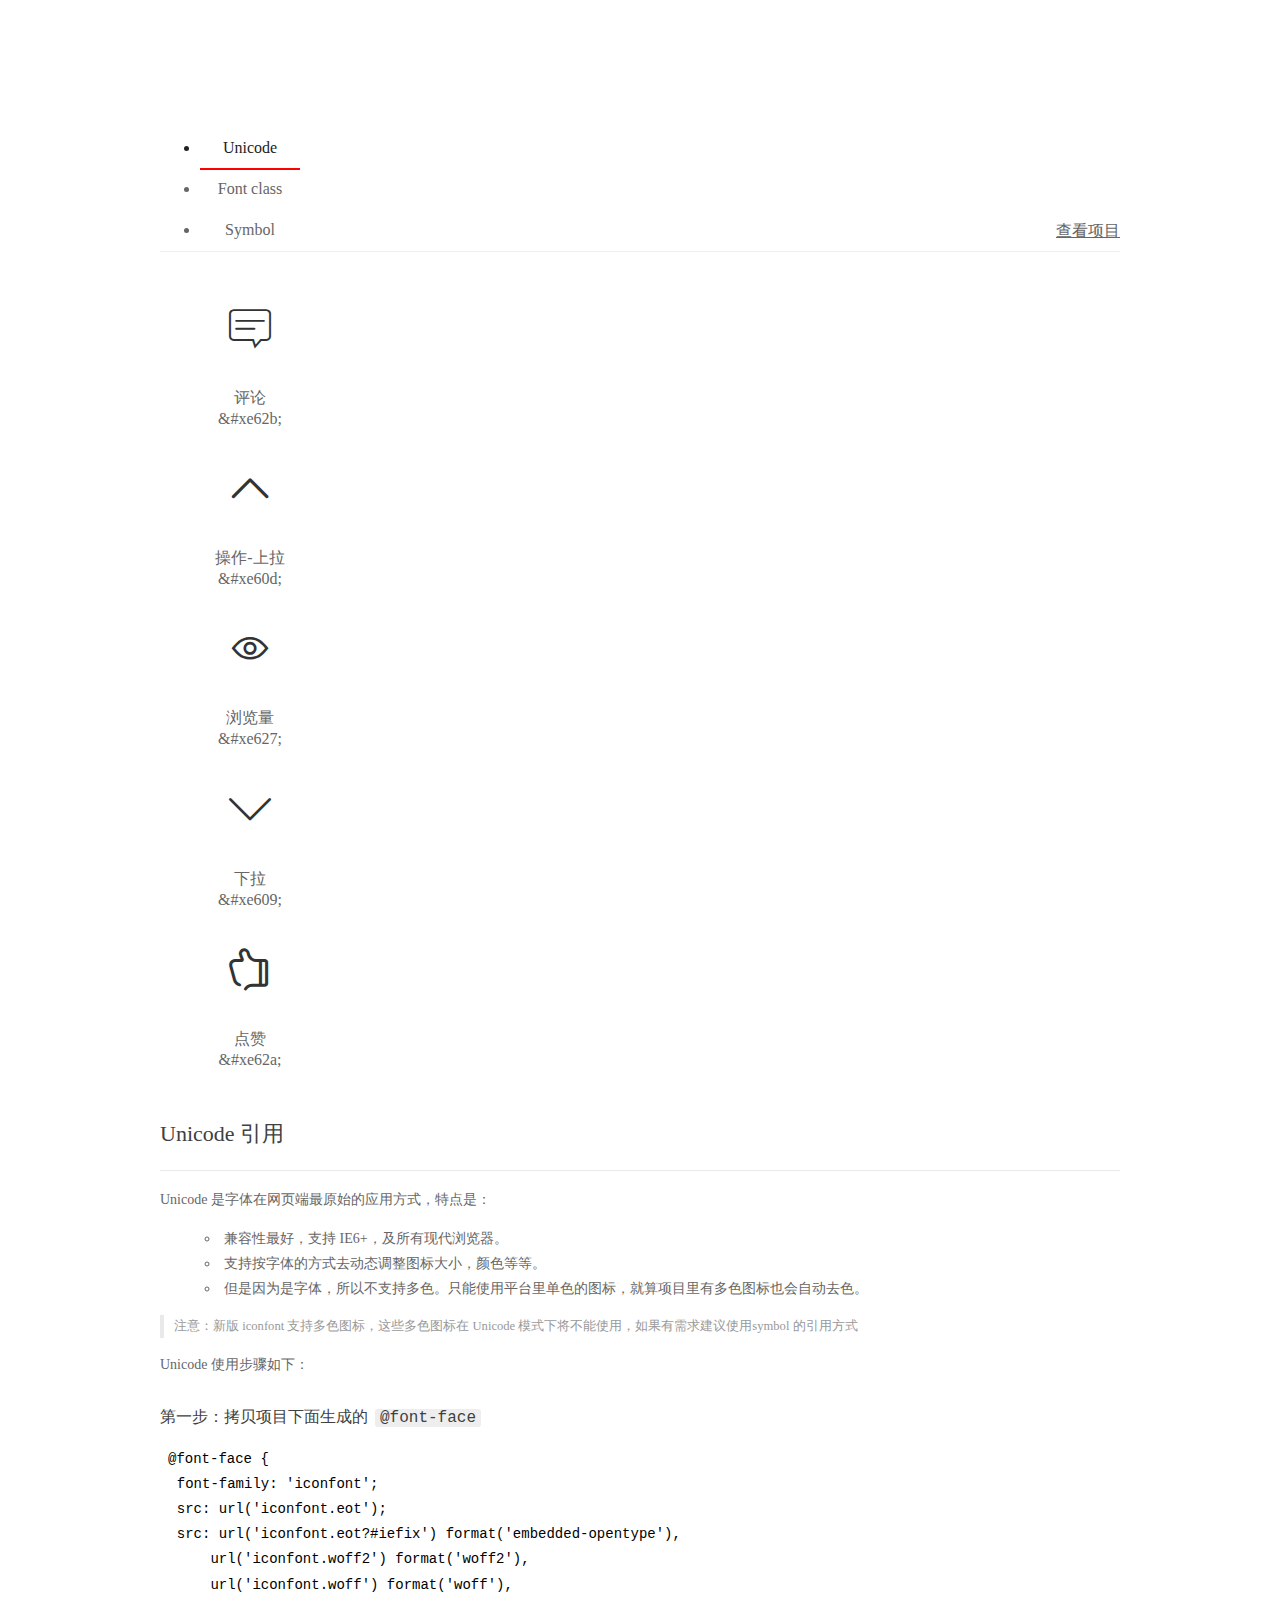
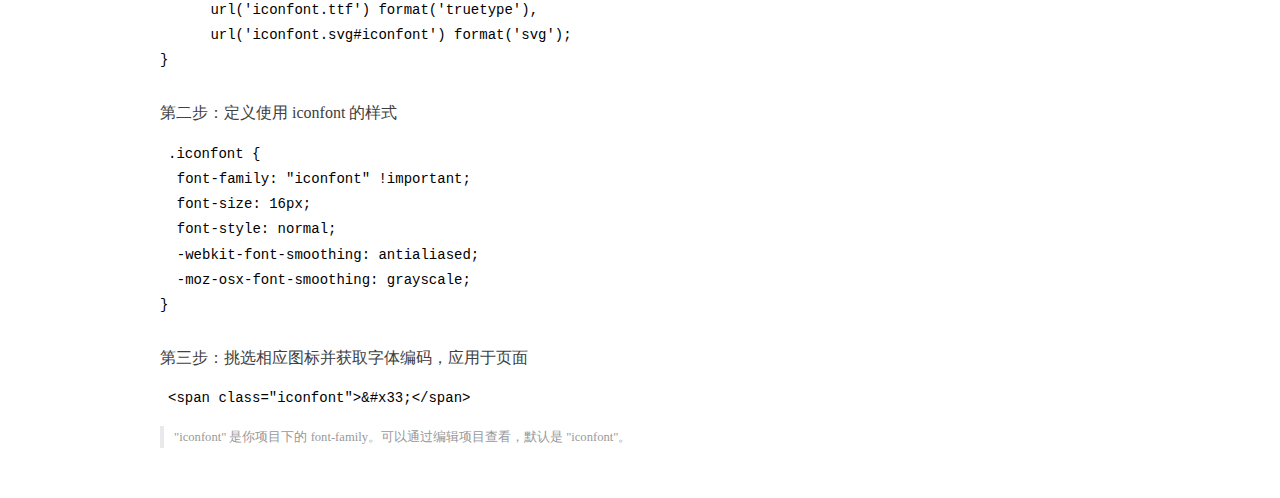
<file: font/demo_index.html>
<!DOCTYPE html>
<html>
<head>
  <meta charset="utf-8"/>
  <title>IconFont Demo</title>
  <link rel="shortcut icon" href="https://gtms04.alicdn.com/tps/i4/TB1_oz6GVXXXXaFXpXXJDFnIXXX-64-64.ico" type="image/x-icon"/>
  <link rel="stylesheet" href="https://g.alicdn.com/thx/cube/1.3.2/cube.min.css">
  <link rel="stylesheet" href="demo.css">
  <link rel="stylesheet" href="iconfont.css">
  <script src="iconfont.js"></script>
  <!-- jQuery -->
  <script src="https://a1.alicdn.com/oss/uploads/2018/12/26/7bfddb60-08e8-11e9-9b04-53e73bb6408b.js"></script>
  <!-- 代码高亮 -->
  <script src="https://a1.alicdn.com/oss/uploads/2018/12/26/a3f714d0-08e6-11e9-8a15-ebf944d7534c.js"></script>
</head>
<body>
  <div class="main">
    <h1 class="logo"><a href="https://www.iconfont.cn/" title="iconfont 首页" target="_blank">&#xe86b;</a></h1>
    <div class="nav-tabs">
      <ul id="tabs" class="dib-box">
        <li class="dib active"><span>Unicode</span></li>
        <li class="dib"><span>Font class</span></li>
        <li class="dib"><span>Symbol</span></li>
      </ul>
      
      <a href="https://www.iconfont.cn/manage/index?manage_type=myprojects&projectId=1414853" target="_blank" class="nav-more">查看项目</a>
      
    </div>
    <div class="tab-container">
      <div class="content unicode" style="display: block;">
          <ul class="icon_lists dib-box">
          
            <li class="dib">
              <span class="icon iconfont">&#xe62b;</span>
                <div class="name">评论</div>
                <div class="code-name">&amp;#xe62b;</div>
              </li>
          
            <li class="dib">
              <span class="icon iconfont">&#xe60d;</span>
                <div class="name">操作-上拉</div>
                <div class="code-name">&amp;#xe60d;</div>
              </li>
          
            <li class="dib">
              <span class="icon iconfont">&#xe627;</span>
                <div class="name">浏览量</div>
                <div class="code-name">&amp;#xe627;</div>
              </li>
          
            <li class="dib">
              <span class="icon iconfont">&#xe609;</span>
                <div class="name">下拉</div>
                <div class="code-name">&amp;#xe609;</div>
              </li>
          
            <li class="dib">
              <span class="icon iconfont">&#xe62a;</span>
                <div class="name">点赞</div>
                <div class="code-name">&amp;#xe62a;</div>
              </li>
          
          </ul>
          <div class="article markdown">
          <h2 id="unicode-">Unicode 引用</h2>
          <hr>

          <p>Unicode 是字体在网页端最原始的应用方式，特点是：</p>
          <ul>
            <li>兼容性最好，支持 IE6+，及所有现代浏览器。</li>
            <li>支持按字体的方式去动态调整图标大小，颜色等等。</li>
            <li>但是因为是字体，所以不支持多色。只能使用平台里单色的图标，就算项目里有多色图标也会自动去色。</li>
          </ul>
          <blockquote>
            <p>注意：新版 iconfont 支持多色图标，这些多色图标在 Unicode 模式下将不能使用，如果有需求建议使用symbol 的引用方式</p>
          </blockquote>
          <p>Unicode 使用步骤如下：</p>
          <h3 id="-font-face">第一步：拷贝项目下面生成的 <code>@font-face</code></h3>
<pre><code class="language-css"
>@font-face {
  font-family: 'iconfont';
  src: url('iconfont.eot');
  src: url('iconfont.eot?#iefix') format('embedded-opentype'),
      url('iconfont.woff2') format('woff2'),
      url('iconfont.woff') format('woff'),
      url('iconfont.ttf') format('truetype'),
      url('iconfont.svg#iconfont') format('svg');
}
</code></pre>
          <h3 id="-iconfont-">第二步：定义使用 iconfont 的样式</h3>
<pre><code class="language-css"
>.iconfont {
  font-family: "iconfont" !important;
  font-size: 16px;
  font-style: normal;
  -webkit-font-smoothing: antialiased;
  -moz-osx-font-smoothing: grayscale;
}
</code></pre>
          <h3 id="-">第三步：挑选相应图标并获取字体编码，应用于页面</h3>
<pre>
<code class="language-html"
>&lt;span class="iconfont"&gt;&amp;#x33;&lt;/span&gt;
</code></pre>
          <blockquote>
            <p>"iconfont" 是你项目下的 font-family。可以通过编辑项目查看，默认是 "iconfont"。</p>
          </blockquote>
          </div>
      </div>
      <div class="content font-class">
        <ul class="icon_lists dib-box">
          
          <li class="dib">
            <span class="icon iconfont icon-buoumaotubiao48"></span>
            <div class="name">
              评论
            </div>
            <div class="code-name">.icon-buoumaotubiao48
            </div>
          </li>
          
          <li class="dib">
            <span class="icon iconfont icon-caozuo-shangla"></span>
            <div class="name">
              操作-上拉
            </div>
            <div class="code-name">.icon-caozuo-shangla
            </div>
          </li>
          
          <li class="dib">
            <span class="icon iconfont icon-icon-"></span>
            <div class="name">
              浏览量
            </div>
            <div class="code-name">.icon-icon-
            </div>
          </li>
          
          <li class="dib">
            <span class="icon iconfont icon-xiala-"></span>
            <div class="name">
              下拉
            </div>
            <div class="code-name">.icon-xiala-
            </div>
          </li>
          
          <li class="dib">
            <span class="icon iconfont icon-dianzan"></span>
            <div class="name">
              点赞
            </div>
            <div class="code-name">.icon-dianzan
            </div>
          </li>
          
        </ul>
        <div class="article markdown">
        <h2 id="font-class-">font-class 引用</h2>
        <hr>

        <p>font-class 是 Unicode 使用方式的一种变种，主要是解决 Unicode 书写不直观，语意不明确的问题。</p>
        <p>与 Unicode 使用方式相比，具有如下特点：</p>
        <ul>
          <li>兼容性良好，支持 IE8+，及所有现代浏览器。</li>
          <li>相比于 Unicode 语意明确，书写更直观。可以很容易分辨这个 icon 是什么。</li>
          <li>因为使用 class 来定义图标，所以当要替换图标时，只需要修改 class 里面的 Unicode 引用。</li>
          <li>不过因为本质上还是使用的字体，所以多色图标还是不支持的。</li>
        </ul>
        <p>使用步骤如下：</p>
        <h3 id="-fontclass-">第一步：引入项目下面生成的 fontclass 代码：</h3>
<pre><code class="language-html">&lt;link rel="stylesheet" href="./iconfont.css"&gt;
</code></pre>
        <h3 id="-">第二步：挑选相应图标并获取类名，应用于页面：</h3>
<pre><code class="language-html">&lt;span class="iconfont icon-xxx"&gt;&lt;/span&gt;
</code></pre>
        <blockquote>
          <p>"
            iconfont" 是你项目下的 font-family。可以通过编辑项目查看，默认是 "iconfont"。</p>
        </blockquote>
      </div>
      </div>
      <div class="content symbol">
          <ul class="icon_lists dib-box">
          
            <li class="dib">
                <svg class="icon svg-icon" aria-hidden="true">
                  <use xlink:href="#icon-buoumaotubiao48"></use>
                </svg>
                <div class="name">评论</div>
                <div class="code-name">#icon-buoumaotubiao48</div>
            </li>
          
            <li class="dib">
                <svg class="icon svg-icon" aria-hidden="true">
                  <use xlink:href="#icon-caozuo-shangla"></use>
                </svg>
                <div class="name">操作-上拉</div>
                <div class="code-name">#icon-caozuo-shangla</div>
            </li>
          
            <li class="dib">
                <svg class="icon svg-icon" aria-hidden="true">
                  <use xlink:href="#icon-icon-"></use>
                </svg>
                <div class="name">浏览量</div>
                <div class="code-name">#icon-icon-</div>
            </li>
          
            <li class="dib">
                <svg class="icon svg-icon" aria-hidden="true">
                  <use xlink:href="#icon-xiala-"></use>
                </svg>
                <div class="name">下拉</div>
                <div class="code-name">#icon-xiala-</div>
            </li>
          
            <li class="dib">
                <svg class="icon svg-icon" aria-hidden="true">
                  <use xlink:href="#icon-dianzan"></use>
                </svg>
                <div class="name">点赞</div>
                <div class="code-name">#icon-dianzan</div>
            </li>
          
          </ul>
          <div class="article markdown">
          <h2 id="symbol-">Symbol 引用</h2>
          <hr>

          <p>这是一种全新的使用方式，应该说这才是未来的主流，也是平台目前推荐的用法。相关介绍可以参考这篇<a href="">文章</a>
            这种用法其实是做了一个 SVG 的集合，与另外两种相比具有如下特点：</p>
          <ul>
            <li>支持多色图标了，不再受单色限制。</li>
            <li>通过一些技巧，支持像字体那样，通过 <code>font-size</code>, <code>color</code> 来调整样式。</li>
            <li>兼容性较差，支持 IE9+，及现代浏览器。</li>
            <li>浏览器渲染 SVG 的性能一般，还不如 png。</li>
          </ul>
          <p>使用步骤如下：</p>
          <h3 id="-symbol-">第一步：引入项目下面生成的 symbol 代码：</h3>
<pre><code class="language-html">&lt;script src="./iconfont.js"&gt;&lt;/script&gt;
</code></pre>
          <h3 id="-css-">第二步：加入通用 CSS 代码（引入一次就行）：</h3>
<pre><code class="language-html">&lt;style&gt;
.icon {
  width: 1em;
  height: 1em;
  vertical-align: -0.15em;
  fill: currentColor;
  overflow: hidden;
}
&lt;/style&gt;
</code></pre>
          <h3 id="-">第三步：挑选相应图标并获取类名，应用于页面：</h3>
<pre><code class="language-html">&lt;svg class="icon" aria-hidden="true"&gt;
  &lt;use xlink:href="#icon-xxx"&gt;&lt;/use&gt;
&lt;/svg&gt;
</code></pre>
          </div>
      </div>

    </div>
  </div>
  <script>
  $(document).ready(function () {
      $('.tab-container .content:first').show()

      $('#tabs li').click(function (e) {
        var tabContent = $('.tab-container .content')
        var index = $(this).index()

        if ($(this).hasClass('active')) {
          return
        } else {
          $('#tabs li').removeClass('active')
          $(this).addClass('active')

          tabContent.hide().eq(index).fadeIn()
        }
      })
    })
  </script>
</body>
</html>
</file>
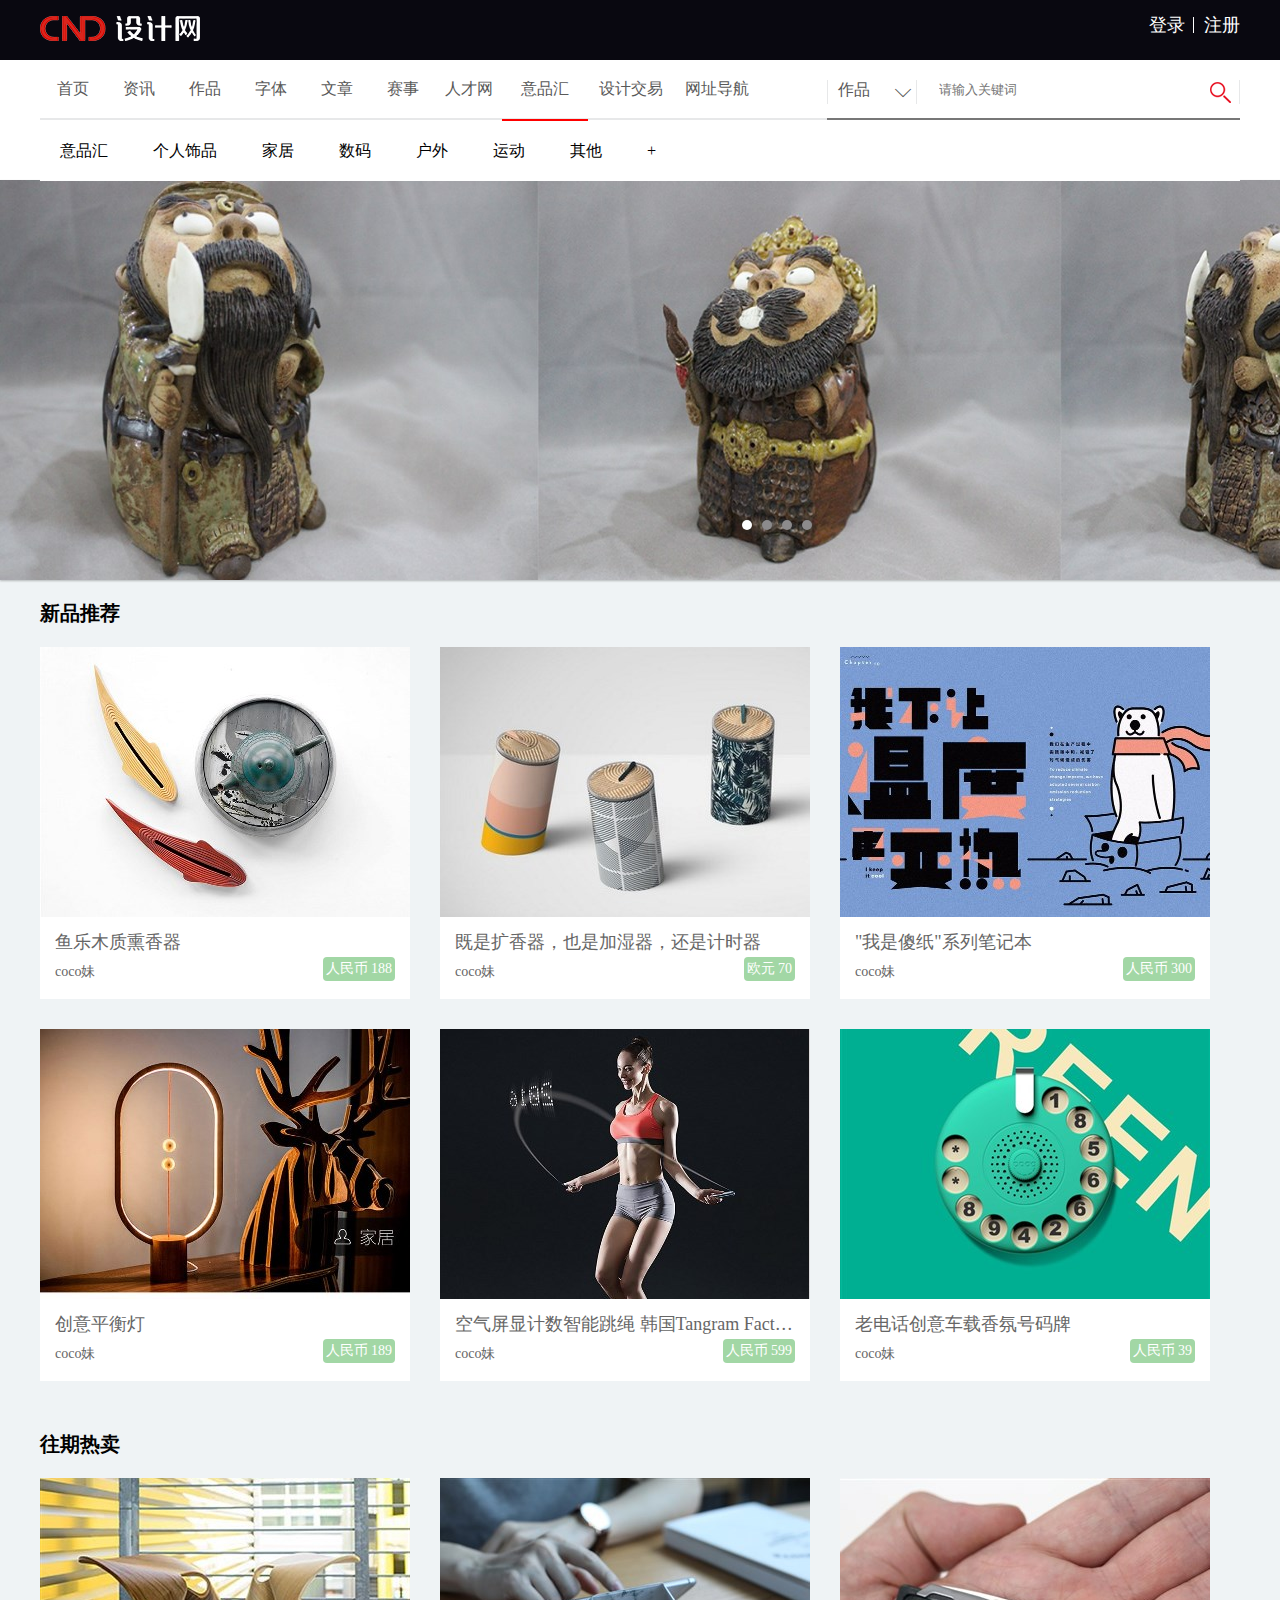
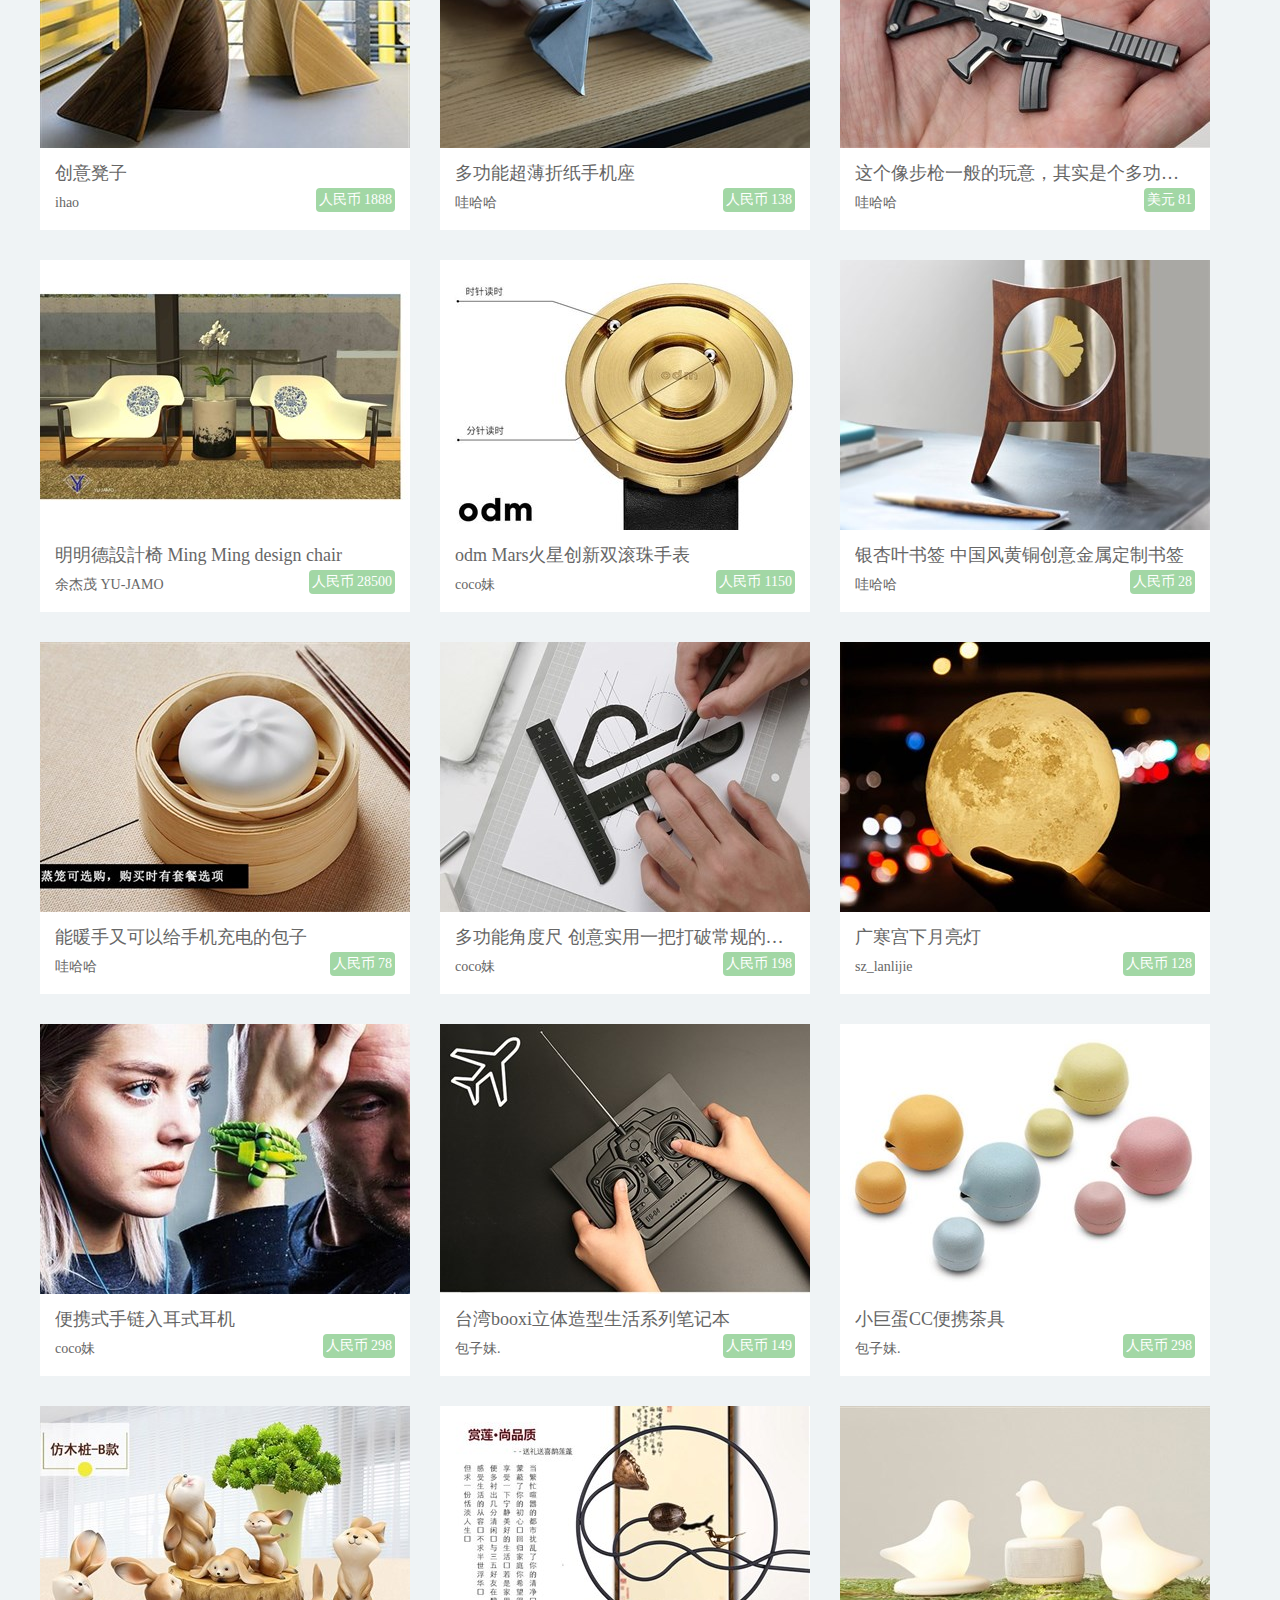
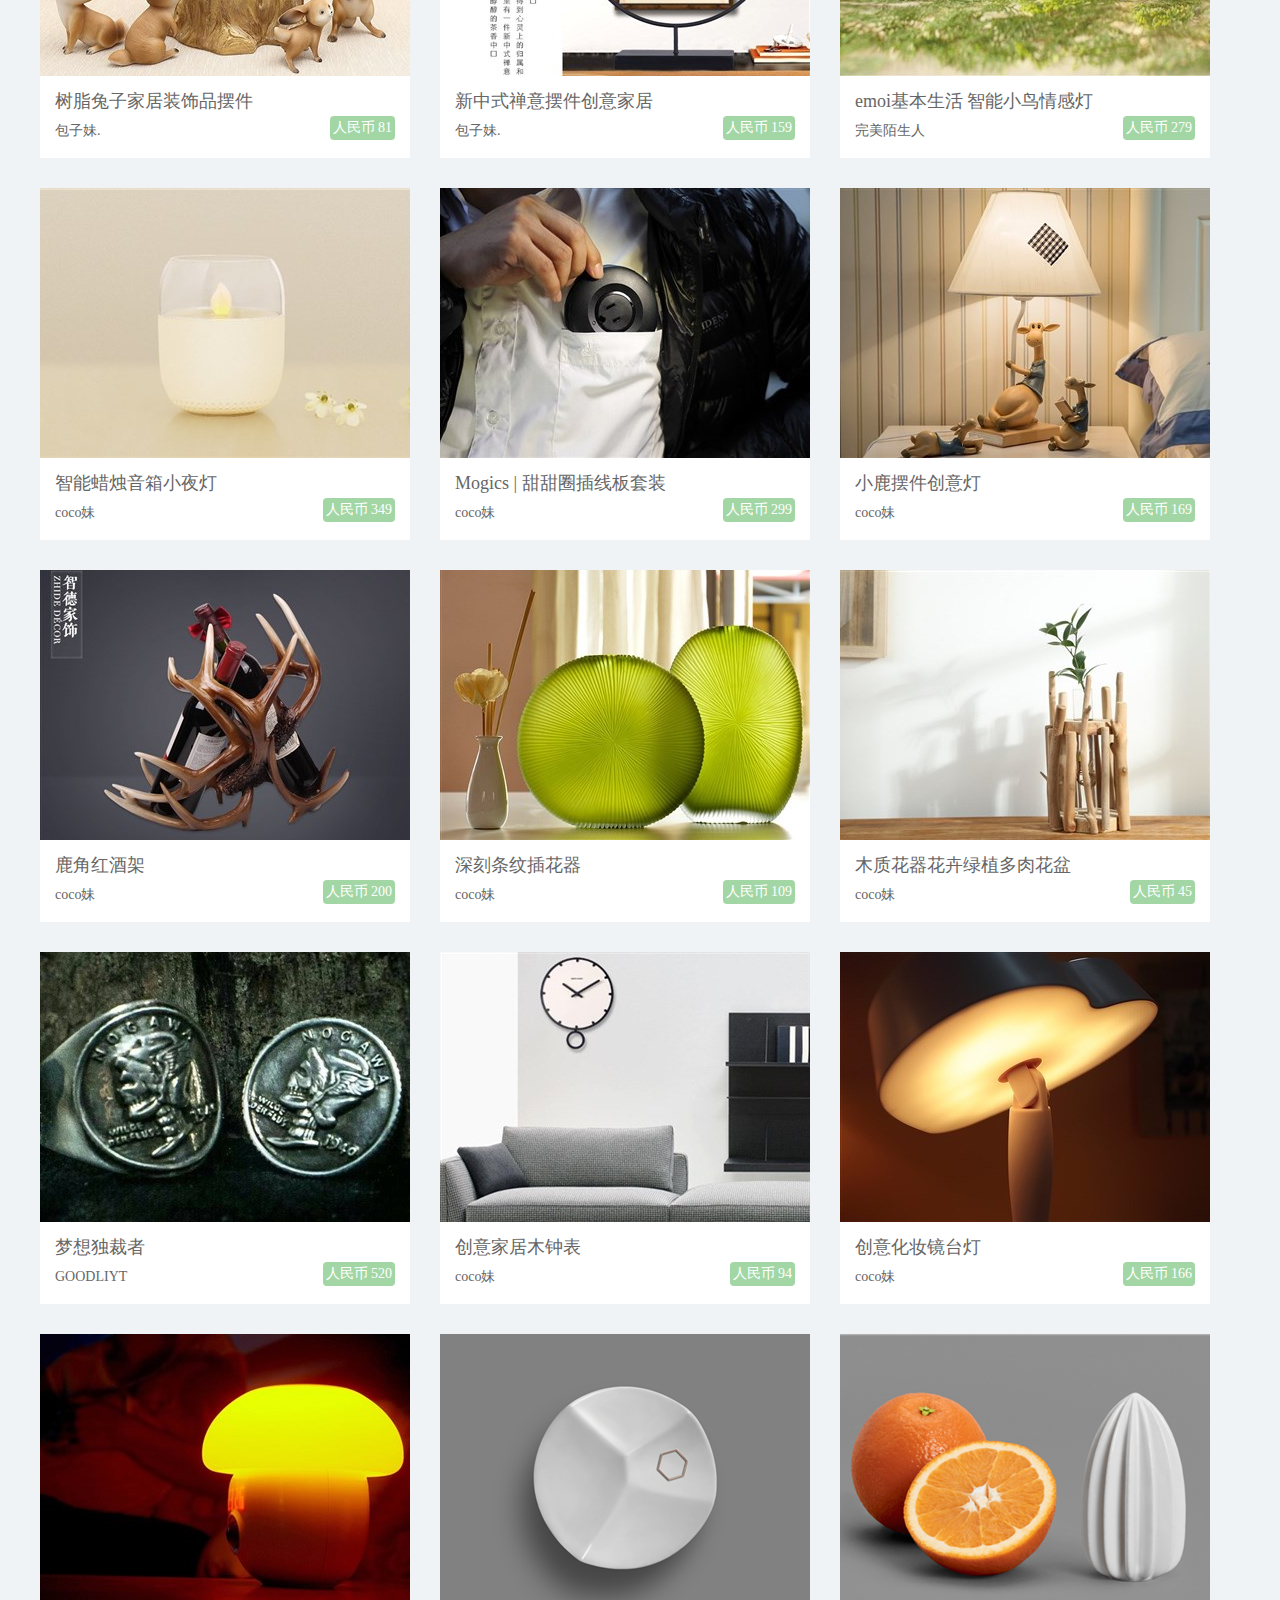
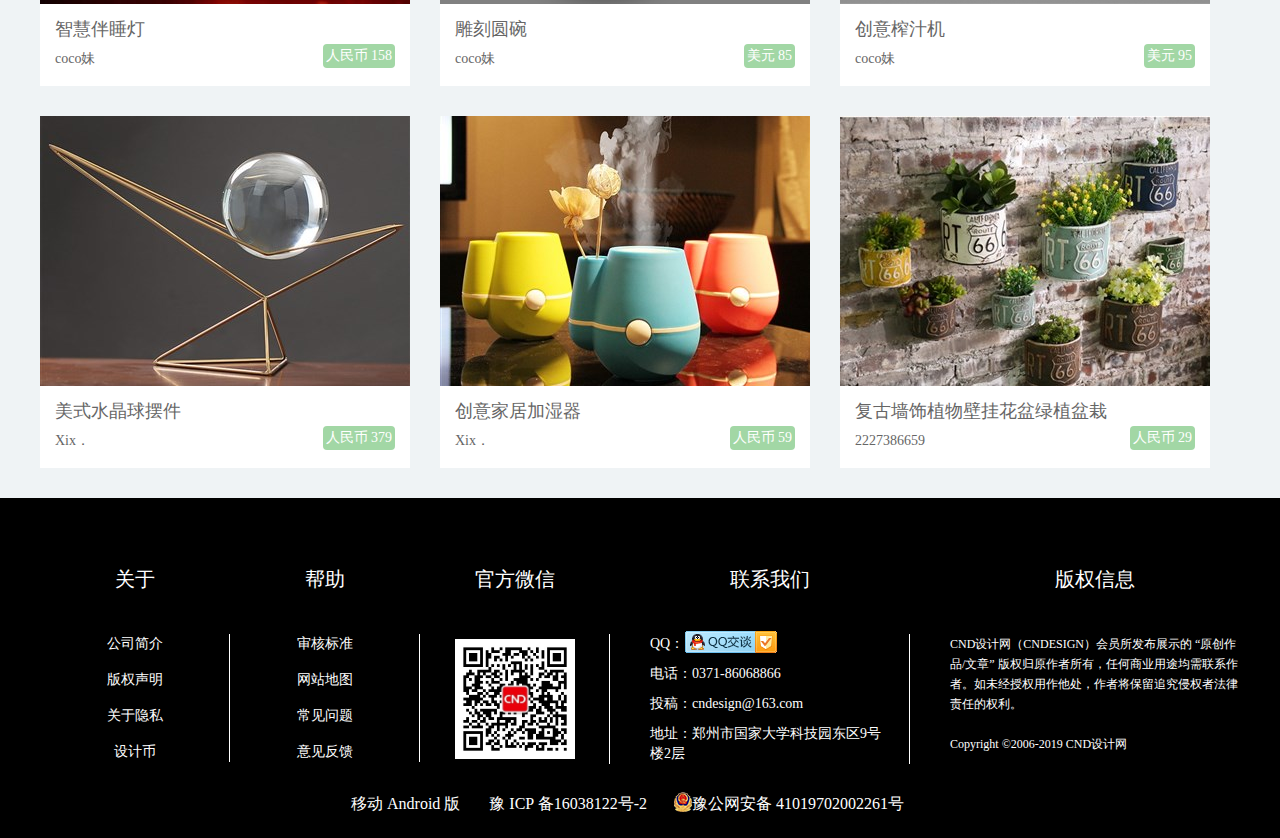
<file: html/yipinghui.html>
<!DOCTYPE html>
<html lang="en">
	<head>
		<meta charset="UTF-8">
		<title>分享与众不同的设计产品 - 意品汇</title>
		<link rel="icon" href="../imgs/L-titleicon.ico" type="image/x-icon">
		<link rel="stylesheet" href="../css/finalend.css">
		<link rel="stylesheet" href="../css/yipinghui.css">
		<link rel="stylesheet" href="../css/nav-fixed.css">
		<script src='../js/jquery-3.4.1.js'></script>
		<script src='../js/yipinhui.js'></script>
		<script src='../js/nav-fixed.js'></script>
		<link rel="stylesheet" href="../font/iconfont.css">
	</head>
	<body>
	<!-- 头部导航栏 -->
		<div id="l-main-nav-box">			
			<div class="l-main-nav">
				<div class="nav-logo">
					<img src="../imgs/L-logo_b.png" alt="">
				</div>
				<div class="nav-relo">
					<a href="html/登录注册.html" class="nav-login">登录</a>
					<a href="html/登录注册.html" class="nav-register">注册</a>
				</div>
			</div>		
		</div>								
	<!-- 头部导航栏end -->
	<!-- 漂浮导航栏 -->
		<div id="l-main-nav-box-fixed" class="l-main-nav-box-fixed">			
			<div class="l-main-nav">
				<div class="nav-logo-fixed">
					<img src="../imgs/L-logo_b.png" alt="">
				</div>
				<ul class="main-nav-uls">
					<li ><a href="../index.html">首页</a></li>
					<li><span class="small-triangle"></span><a href="资讯.html">资讯</a></li>
					<li><span class="small-triangle"></span><a href="作品.html">作品</a></li>
					<li><span class="small-triangle"></span><a href="字体.html">字体</a></li>
					<li><span class="small-triangle"></span><a href="文章.html">文章</a></li>
					<li><a href="赛事.html">赛事</a></li>
					<li><span class="small-triangle"></span><a href="人才网.html">人才网</a></li>
					<li class="nav-uls-click"><span class="small-triangle now-click-hnav"></span><a href="yipinghui.html">意品汇</a></li>
					<li><a href="#">设计交易</a></li>
					<li><a href="网址导航.html">网址导航</a></li>
				</ul>
				<div class="nav-relo-fixed">
					
					<p class="fixed-line"></p>
					<div class="nav-relo-fixed">
						<a href="#" class="nav-login">登录</a>
						<a href="#" class="nav-register">注册</a>
					</div>					
				</div>
				<div class="search-hiden">
					<div class="search-hiden-left sb_select">
						<span class="line" style='float:left'></span>
						<div class="select-hiden"><p>作品</p>
							<div class="selects-more" style='display: block;'>
								<ul class="selects-more-ul">
									<li>作品</li>
									<li>设计师</li>
									<li>字体</li>
									<li>文章</li>
									<li>资讯</li>
									<li>赛事</li>
								</ul>
							</div>
						</div>
						<div class="select-xiala">◇</div>
						<span class="line" style='float:right'></span>
					</div>
					<div class="sb_inputBox sb_bottomLine">
						<input type="text" class="c-keywords sbi_inp" placeholder="请输入关键词">
					</div>
					<div class="nav-fixed-research-box">
						<span class="nav-fixed-research"></span>
					</div>
				</div>
				<div class="nav-fixed-research-box research-box1 ">
					<span class="nav-fixed-research"></span>
				</div>
			</div>	
			<div class="hide-nav-main-box navh-none" id="navh-shouye">
				<div class="hide-nav-heart">
					
				</div>
			</div>
			<div class="hide-nav-main-box">
				<div class="hide-nav-heart">
					<ul class="hnav-ul">
						<li><a href="#">国内资讯</a></li>
						<li><a href="#">国际咨询</a></li>
						<li><a href="#">活动展览</a></li>
						<li><a href="#">人物访谈</a></li>
						<li><a href="#">行业聚焦</a></li>
						<li><a href="#">原创推荐</a></li>
					</ul>
				</div>
			</div>
			<div class="hide-nav-main-box">
				<div class="hide-nav-heart">
					<ul class="hnav-ul">
						<li><a href="#">平面</a></li>
						<li><a href="#">包装</a></li>
						<li><a href="#">室内</a></li>
						<li><a href="#">工业</a></li>
						<li><a href="#">网页</a></li>
						<li><a href="#">插画</a></li>
						<li><a href="#">艺术</a></li>
						<li><a href="#">摄影</a></li>
						<li><a href="#">其他</a></li>
					</ul>
				</div>
			</div>
			<div class="hide-nav-main-box">
				<div class="hide-nav-heart">
					<ul class="hnav-ul">
						<li><a href="#">字体</a></li>
						<li><a href="#">灵感</a></li>
						<li><a href="#">原创</a></li>
						<li><a href="#">字体下载</a></li>
					</ul>
				</div>
			</div>
			<div class="hide-nav-main-box">
				<div class="hide-nav-heart">
					<ul class="hnav-ul">
						<li><a href="#">观点/经验</a></li>
						<li><a href="#">教程</a></li>
					</ul>
				</div>
			</div>
			<div class="hide-nav-main-box navh-none">
				<div class="hide-nav-heart">
					<ul class="hnav-ul hnav-ul-none">
						
					</ul>
				</div>
			</div>
			<div class="hide-nav-main-box">
				<div class="hide-nav-heart">
					<ul class="hnav-ul">
						<li><a href="#">人才招聘</a></li>
						<li><a href="#">职业</a></li>
						<li><a href="#">人才</a></li>
					</ul>
				</div>
			</div>
			<div class="hide-nav-main-box  now-click-hnav" id="now-click-hnav">
				<div class="hide-nav-heart">
					<ul class="hnav-ul">
						<li><a href="#">意品汇</a></li>
						<li><a href="#">个人饰品</a></li>
						<li><a href="#">家居</a></li>
						<li><a href="#">数码</a></li>
						<li><a href="#">户外</a></li>
						<li><a href="#">运动</a></li>
						<li><a href="#">其他</a></li>
						<li><a href="#">+</a></li>
					</ul>
				</div>
			</div>
			<div class="hide-nav-main-box navh-none">
				<div class="hide-nav-heart">
					<ul class="hnav-ul hnav-ul-none">
						
					</ul>
				</div>
			</div>
			<div class="hide-nav-main-box navh-none">
				<div class="hide-nav-heart">
					<ul class="hnav-ul hnav-ul-none">
						
					</ul>
				</div>
			</div>
		</div>	
	<!-- main头部选择栏 -->
		<div class="l-main">
			<div class="l-main-chose">
					<div class="l-chose-left">
						<ul class="l-chose-left-uls">
							<li class=""><a href="../index.html"><p>首页</p></a>
							<div class="l-clicked-hind " >
								<ul class="l-clicked-hind-ul">
									
								</ul>
							</div></li>
							<li>
								<a href="资讯.html"><p>资讯</p></a>
								<div class="l-clicked-hind" >
									<ul class="l-clicked-hind-ul">
										<li>国内资讯</li>
										<li>国际资讯</li>
										<li>活动展览</li>
										<li>任务访谈</li>
										<li>行内聚焦</li>
										<li>原创推荐</li>
									</ul>
								</div>
							</li>
							<li>
								<a href="作品.html"><p>作品</p></a>
								<div class="l-clicked-hind" >
									<ul class="l-clicked-hind-ul">
										<li>平面</li>
										<li>包装</li>
										<li>室内</li>
										<li>工业</li>
										<li>页面</li>
										<li>插画</li>
										<li>艺术</li>
										<li>摄影</li>
										<li>其他</li>
									</ul>
								</div>
							</li>
							<li>
								<a href="字体.html"><p>字体</p></a>
								<div class="l-clicked-hind" >
									<ul class="l-clicked-hind-ul">
										<li>字体</li>
										<li>灵感</li>
										<li>原创</li>
										<li>字体下载</li>
									</ul>
								</div>
							</li>
							<li>
								<a href="文章.html"><p>文章</p></a>
								<div class="l-clicked-hind" >
									<ul class="l-clicked-hind-ul">
										<li>观点/经验</li>
										<li>教程</li>
									</ul>
								</div>
							</li>
							<li><a href="赛事.html"><p>赛事</p></a>
							<div class="l-clicked-hind " >
								<ul class="l-clicked-hind-ul">
									
								</ul>
							</div></li>
							<li class="l-li-fat">
								<a href="人才网.html"><p>人才网</p></a>
								<div class="l-clicked-hind" >
									<ul class="l-clicked-hind-ul">
										<li>人才招聘</li>
										<li>职位</li>
										<li>人才</li>
									</ul>
								</div>
							</li>
							<li class="l-clicked">
								<a href="yipinghui.html"><p>意品汇</p></a>
								<div class="l-clicked-hind" id="l-clicked-hind" >
									<ul class="l-clicked-hind-ul">
										<li>意品汇</li>
										<li>个人饰品</li>
										<li>家居</li>
										<li>数码</li>
										<li>户外</li>
										<li>运动</li>
										<li>其他</li>
										<li>+</li>
									</ul>
								</div>
							</li>
							<li>
								<a href="#"><p>设计交易</p></a>
								<div class="l-clicked-hind " >
								<ul class="l-clicked-hind-ul">
									
								</ul>
							</div>
							</li>
							<li>
								<a href="网址导航.html"><p>网址导航</p></a>
								<div class="l-clicked-hind " >
								<ul class="l-clicked-hind-ul">
									
								</ul>
							</div>
							</li>
						</ul>
					</div>
					<div class="l-chose-right">
						<div class="l-chose-rignt-le">
							<div class="l-selects">
								<p>作品</p>
								<div class="l-selects-more">
									<ul class="l-selects-more-ul">
										<li>作品</li>
										<li>设计师</li>
										<li>字体</li>
										<li>文章</li>
										<li>资讯</li>
										<li>赛事</li>
									</ul>
								</div>
							</div>
							
							<span class="iconfont icon-xiala- "></span>
							<span class=" iconfont icon-caozuo-shangla"></span>
						</div>
						<div class="l-chose-rignt-ri">
							<input type="text" placeholder="请输入关键词" class="l-chose-input">
							<span class="l-chose-search"></span>
						</div>
					</div>
			</div>
		</div>
	<!-- 轮播图 -->
		<div class="l-y-slide-box">
			<div class="l-y-slide-heart">
				<span class="slide-left"></span>
				<span class="slide-right"></span>
				<ul class="l-y-slide-ul">
					<li><img src="../imgs/yislide-01.jpeg" alt=""></li>
					<li><img src="../imgs/yislide-02.jpeg" alt=""></li>
					<li><img src="../imgs/yislide-03.jpeg" alt=""></li>
					<li><img src="../imgs/yislide-04.jpeg" alt=""></li>
					<li><img src="../imgs/yislide-01.jpeg" alt=""></li>
				</ul>
				<ol class="l-slide-ol">
						<li class="l-slied-now"></li>
						<li></li>
						<li></li>
						<li></li>
				</ol>
			</div>
		</div>
	<!-- 主要内容 -->
		<div class="maincontain">
			<!-- 版心 -->
			<div class="maimhaert">
			<!-- 新品推荐 -->
				<h1 class="title-1">新品推荐</h1>
				<ul class="sale-list">
					<li>
						<a href="#" title="鱼乐木质熏香器"><img src="../imgs/l-new01.jpeg" alt=""></a>
						<div class="list-tex">
							<p><a href="#" title="鱼乐木质熏香器" class="list-title-a">鱼乐木质熏香器</a></p>
							<p class="from">
								<a href="#" title="coco妹">coco妹</a>
								<span class="l-cost">人民币 188</span>
							</p>
						</div>
					</li>
					<li>
						<a href="#" title="既是扩香器，也是加湿器，还是计时器"><img src="../imgs/l-new02.jpeg" alt=""></a>
						<div class="list-tex">
							<p><a href="#" title="既是扩香器，也是加湿器，还是计时器" class="list-title-a">既是扩香器，也是加湿器，还是计时器</a></p>
							<p class="from">
								<a href="#" title="coco妹">coco妹</a>
								<span class="l-cost">欧元 70</span>
							</p>
						</div>
					</li>
					<li>
						<a href="#" title=""我是傻纸"系列笔记本"><img src="../imgs/l-new03.jpeg" alt=""></a>
						<div class="list-tex">
							<p><a href="#" title=""我是傻纸"系列笔记本" class="list-title-a">"我是傻纸"系列笔记本</a></p>
							<p class="from">
								<a href="#" title="coco妹">coco妹</a>
								<span class="l-cost">人民币 300</span>
							</p>
						</div>
					</li>
					<li>
						<a href="#" title="创意平衡灯"><img src="../imgs/l-new04.jpeg" alt=""></a>
						<div class="list-tex">
							<p><a href="#" title="创意平衡灯" class="list-title-a">创意平衡灯</a></p>
							<p class="from">
								<a href="#" title="coco妹">coco妹</a>
								<span class="l-cost">人民币 189</span>
							</p>
						</div>
					</li>
					<li>
						<a href="#" title="空气屏显计数智能跳绳 韩国Tangram Factory Smart Rope LED跳绳"><img src="../imgs/l-new05.jpeg" alt=""></a>
						<div class="list-tex">
							<p><a href="#" title="空气屏显计数智能跳绳 韩国Tangram Factory Smart Rope LED跳绳" class="list-title-a">空气屏显计数智能跳绳 韩国Tangram Factory Smart Rope LED跳绳</a></p>
							<p class="from">
								<a href="#" title="coco妹">coco妹</a>
								<span class="l-cost">人民币 599</span>
							</p>
						</div>
					</li>
					<li>
						<a href="#" title="老电话创意车载香氛号码牌"><img src="../imgs/l-new06.jpeg" alt=""></a>
						<div class="list-tex">
							<p><a href="#" title="老电话创意车载香氛号码牌" class="list-title-a">老电话创意车载香氛号码牌</a></p>
							<p class="from">
								<a href="#" title="coco妹">coco妹</a>
								<span class="l-cost">人民币 39</span>
							</p>
						</div>
					</li>
				</ul>
			<!-- 往期热卖 -->
				<h1 class="title-1">往期热卖</h1>
				<ul class="sale-list">
					<li>
						<a href="#" title="创意凳子"><img src="../imgs/l-hot01.jpeg" alt=""></a>
						<div class="list-tex">
							<p><a href="#" title="创意凳子" class="list-title-a">创意凳子</a></p>
							<p class="from">
								<a href="#" title="ihao">ihao</a>
								<span class="l-cost">人民币 1888</span>
							</p>
						</div>
					</li>
					<li>
						<a href="#" title="多功能超薄折纸手机座"><img src="../imgs/l-hot02.jpeg" alt=""></a>
						<div class="list-tex">
							<p><a href="#" title="多功能超薄折纸手机座" class="list-title-a">多功能超薄折纸手机座</a></p>
							<p class="from">
								<a href="#" title="哇哈哈">哇哈哈</a>
								<span class="l-cost">人民币  138</span>
							</p>
						</div>
					</li>
					<li>
						<a href="#" title="这个像步枪一般的玩意，其实是个多功能工具"><img src="../imgs/l-hot03.jpeg" alt=""></a>
						<div class="list-tex">
							<p><a href="#" title="这个像步枪一般的玩意，其实是个多功能工具" class="list-title-a">这个像步枪一般的玩意，其实是个多功能工具</a></p>
							<p class="from">
								<a href="#" title="哇哈哈">哇哈哈</a>
								<span class="l-cost">美元 81</span>
							</p>
						</div>
					</li>
					<li>
						<a href="#" title="明明德設計椅 Ming Ming design chair"><img src="../imgs/l-hot04.jpeg" alt=""></a>
						<div class="list-tex">
							<p><a href="#" title="明明德設計椅 Ming Ming design chair" class="list-title-a">明明德設計椅 Ming Ming design chair</a></p>
							<p class="from">
								<a href="#" title="余杰茂 YU-JAMO">余杰茂 YU-JAMO</a>
								<span class="l-cost">人民币  28500</span>
							</p>
						</div>
					</li>
					<li>
						<a href="#" title="odm Mars火星创新双滚珠手表"><img src="../imgs/l-hot05.jpeg" alt=""></a>
						<div class="list-tex">
							<p><a href="#" title="odm Mars火星创新双滚珠手表" class="list-title-a">odm Mars火星创新双滚珠手表</a></p>
							<p class="from">
								<a href="#" title="coco妹">coco妹</a>
								<span class="l-cost">人民币  1150</span>
							</p>
						</div>
					</li>
					<li>
						<a href="#" title="银杏叶书签 中国风黄铜创意金属定制书签"><img src="../imgs/l-hot06.jpeg" alt=""></a>
						<div class="list-tex">
							<p><a href="#" title="银杏叶书签 中国风黄铜创意金属定制书签" class="list-title-a">银杏叶书签 中国风黄铜创意金属定制书签</a></p>
							<p class="from">
								<a href="#" title="哇哈哈">哇哈哈</a>
								<span class="l-cost">人民币  28</span>
							</p>
						</div>
					</li>
					<li>
						<a href="#" title="能暖手又可以给手机充电的包子"><img src="../imgs/l-hot07.jpeg" alt=""></a>
						<div class="list-tex">
							<p><a href="#" title="能暖手又可以给手机充电的包子" class="list-title-a">能暖手又可以给手机充电的包子</a></p>
							<p class="from">
								<a href="#" title="哇哈哈">哇哈哈</a>
								<span class="l-cost">人民币 78</span>
							</p>
						</div>
					</li>
					<li>
						<a href="#" title="多功能角度尺 创意实用一把打破常规的测量尺"><img src="../imgs/l-hot08.jpeg" alt=""></a>
						<div class="list-tex">
							<p><a href="#" title="多功能角度尺 创意实用一把打破常规的测量尺" class="list-title-a">多功能角度尺 创意实用一把打破常规的测量尺</a></p>
							<p class="from">
								<a href="#" title="coco妹">coco妹</a>
								<span class="l-cost">人民币 198</span>
							</p>
						</div>
					</li>
					<li>
						<a href="#" title="广寒宫下月亮灯"><img src="../imgs/l-hot09.jpeg" alt=""></a>
						<div class="list-tex">
							<p><a href="#" title="广寒宫下月亮灯" class="list-title-a">广寒宫下月亮灯</a></p>
							<p class="from">
								<a href="#" title="sz_lanlijie">sz_lanlijie</a>
								<span class="l-cost">人民币 128</span>
							</p>
						</div>
					</li>
					<li>
						<a href="#" title="便携式手链入耳式耳机"><img src="../imgs/l-hot10.jpeg" alt=""></a>
						<div class="list-tex">
							<p><a href="#" title="便携式手链入耳式耳机" class="list-title-a">便携式手链入耳式耳机</a></p>
							<p class="from">
								<a href="#" title="coco妹">coco妹</a>
								<span class="l-cost">人民币 298</span>
							</p>
						</div>
					</li>
					<li>
						<a href="#" title="台湾booxi立体造型生活系列笔记本"><img src="../imgs/l-hot11.jpeg" alt=""></a>
						<div class="list-tex">
							<p><a href="#" title="台湾booxi立体造型生活系列笔记本" class="list-title-a">台湾booxi立体造型生活系列笔记本</a></p>
							<p class="from">
								<a href="#" title="包子妹.">包子妹.</a>
								<span class="l-cost">人民币 149</span>
							</p>
						</div>
					</li>
					<li>
						<a href="#" title="小巨蛋CC便携茶具"><img src="../imgs/l-hot12.jpeg" alt=""></a>
						<div class="list-tex">
							<p><a href="#" title="小巨蛋CC便携茶具" class="list-title-a">小巨蛋CC便携茶具</a></p>
							<p class="from">
								<a href="#" title="包子妹.">包子妹.</a>
								<span class="l-cost">人民币 298</span>
							</p>
						</div>
					</li>
					<li>
						<a href="#" title="树脂兔子家居装饰品摆件"><img src="../imgs/l-hot13.jpeg" alt=""></a>
						<div class="list-tex">
							<p><a href="#" title="树脂兔子家居装饰品摆件" class="list-title-a">树脂兔子家居装饰品摆件</a></p>
							<p class="from">
								<a href="#" title="包子妹.">包子妹.</a>
								<span class="l-cost">人民币  81</span>
							</p>
						</div>
					</li>
					<li>
						<a href="#" title="新中式禅意摆件创意家居"><img src="../imgs/l-hot14.jpeg" alt=""></a>
						<div class="list-tex">
							<p><a href="#" title="新中式禅意摆件创意家居" class="list-title-a">新中式禅意摆件创意家居</a></p>
							<p class="from">
								<a href="#" title="包子妹.">包子妹.</a>
								<span class="l-cost">人民币  159</span>
							</p>
						</div>
					</li>
					<li>
						<a href="#" title="emoi基本生活 智能小鸟情感灯"><img src="../imgs/l-hot15.jpeg" alt=""></a>
						<div class="list-tex">
							<p><a href="#" title="emoi基本生活 智能小鸟情感灯" class="list-title-a">emoi基本生活 智能小鸟情感灯</a></p>
							<p class="from">
								<a href="#" title="完美陌生人">完美陌生人</a>
								<span class="l-cost">人民币  279</span>
							</p>
						</div>
					</li>
					<li>
						<a href="#" title="智能蜡烛音箱小夜灯"><img src="../imgs/l-hot16.jpeg" alt=""></a>
						<div class="list-tex">
							<p><a href="#" title="智能蜡烛音箱小夜灯" class="list-title-a">智能蜡烛音箱小夜灯</a></p>
							<p class="from">
								<a href="#" title="coco妹">coco妹</a>
								<span class="l-cost">人民币 349</span>
							</p>
						</div>
					</li>
					<li>
						<a href="#" title="Mogics | 甜甜圈插线板套装"><img src="../imgs/l-hot17.jpeg" alt=""></a>
						<div class="list-tex">
							<p><a href="#" title="Mogics | 甜甜圈插线板套装" class="list-title-a">Mogics | 甜甜圈插线板套装</a></p>
							<p class="from">
								<a href="#" title="coco妹">coco妹</a>
								<span class="l-cost">人民币 299</span>
							</p>
						</div>
					</li>
					<li>
						<a href="#" title="小鹿摆件创意灯"><img src="../imgs/l-hot18.jpeg" alt=""></a>
						<div class="list-tex">
							<p><a href="#" title="小鹿摆件创意灯" class="list-title-a">小鹿摆件创意灯</a></p>
							<p class="from">
								<a href="#" title="coco妹">coco妹</a>
								<span class="l-cost">人民币 169</span>
							</p>
						</div>
					</li>
					<li>
						<a href="#" title="鹿角红酒架"><img src="../imgs/l-hot19.jpeg" alt=""></a>
						<div class="list-tex">
							<p><a href="#" title="鹿角红酒架" class="list-title-a">鹿角红酒架</a></p>
							<p class="from">
								<a href="#" title="coco妹">coco妹</a>
								<span class="l-cost">人民币 200</span>
							</p>
						</div>
					</li>
					<li>
						<a href="#" title="深刻条纹插花器"><img src="../imgs/l-hot20.jpeg" alt=""></a>
						<div class="list-tex">
							<p><a href="#" title="深刻条纹插花器" class="list-title-a">深刻条纹插花器</a></p>
							<p class="from">
								<a href="#" title="coco妹">coco妹</a>
								<span class="l-cost">人民币 109</span>
							</p>
						</div>
					</li>
					<li>
						<a href="#" title="木质花器花卉绿植多肉花盆"><img src="../imgs/l-hot21.jpeg" alt=""></a>
						<div class="list-tex">
							<p><a href="#" title="木质花器花卉绿植多肉花盆" class="list-title-a">木质花器花卉绿植多肉花盆</a></p>
							<p class="from">
								<a href="#" title="coco妹">coco妹</a>
								<span class="l-cost">人民币 45</span>
							</p>
						</div>
					</li>
					<li>
						<a href="#" title="梦想独裁者"><img src="../imgs/l-hot22.jpeg" alt=""></a>
						<div class="list-tex">
							<p><a href="#" title="梦想独裁者" class="list-title-a">梦想独裁者</a></p>
							<p class="from">
								<a href="#" title="GOODLIYT">GOODLIYT</a>
								<span class="l-cost">人民币 520</span>
							</p>
						</div>
					</li>
					<li>
						<a href="#" title="创意家居木钟表"><img src="../imgs/l-hot23.jpeg" alt=""></a>
						<div class="list-tex">
							<p><a href="#" title="创意家居木钟表" class="list-title-a">创意家居木钟表</a></p>
							<p class="from">
								<a href="#" title="coco妹">coco妹</a>
								<span class="l-cost">人民币 94</span>
							</p>
						</div>
					</li>
					<li>
						<a href="#" title="创意化妆镜台灯"><img src="../imgs/l-hot24.jpeg" alt=""></a>
						<div class="list-tex">
							<p><a href="#" title="创意化妆镜台灯" class="list-title-a">创意化妆镜台灯</a></p>
							<p class="from">
								<a href="#" title="coco妹">coco妹</a>
								<span class="l-cost">人民币 166</span>
							</p>
						</div>
					</li>
					<li>
						<a href="#" title="智慧伴睡灯"><img src="../imgs/l-hot25.jpeg" alt=""></a>
						<div class="list-tex">
							<p><a href="#" title="智慧伴睡灯" class="list-title-a">智慧伴睡灯</a></p>
							<p class="from">
								<a href="#" title="coco妹">coco妹</a>
								<span class="l-cost">人民币 158</span>
							</p>
						</div>
					</li>
					<li>
						<a href="#" title="雕刻圆碗"><img src="../imgs/l-hot26.png" alt=""></a>
						<div class="list-tex">
							<p><a href="#" title="雕刻圆碗" class="list-title-a">雕刻圆碗</a></p>
							<p class="from">
								<a href="#" title="coco妹">coco妹</a>
								<span class="l-cost">美元 85</span>
							</p>
						</div>
					</li>
					<li>
						<a href="#" title="创意榨汁机"><img src="../imgs/l-hot27.png" alt=""></a>
						<div class="list-tex">
							<p><a href="#" title="创意榨汁机" class="list-title-a">创意榨汁机</a></p>
							<p class="from">
								<a href="#" title="coco妹">coco妹</a>
								<span class="l-cost">美元 95</span>
							</p>
						</div>
					</li>
					<li>
						<a href="#" title="美式水晶球摆件"><img src="../imgs/l-hot28.jpeg" alt=""></a>
						<div class="list-tex">
							<p><a href="#" title="美式水晶球摆件" class="list-title-a">美式水晶球摆件</a></p>
							<p class="from">
								<a href="#" title="Xix．">Xix．</a>
								<span class="l-cost">人民币 379</span>
							</p>
						</div>
					</li>
					<li>
						<a href="#" title="创意家居加湿器"><img src="../imgs/l-hot29.jpeg" alt=""></a>
						<div class="list-tex">
							<p><a href="#" title="创意家居加湿器" class="list-title-a">创意家居加湿器</a></p>
							<p class="from">
								<a href="#" title="Xix．">Xix．</a>
								<span class="l-cost">人民币 59</span>
							</p>
						</div>
					</li>
					<li>
						<a href="#" title="复古墙饰植物壁挂花盆绿植盆栽"><img src="../imgs/l-hot2030.jpeg" alt=""></a>
						<div class="list-tex">
							<p><a href="#" title="复古墙饰植物壁挂花盆绿植盆栽" class="list-title-a">复古墙饰植物壁挂花盆绿植盆栽</a></p>
							<p class="from">
								<a href="#" title="2227386659">2227386659</a>
								<span class="l-cost">人民币 29</span>
							</p>
						</div>
					</li>
				</ul>			
			</div>
		</div>
	<!-- 最底部 -->
		<footer class="l-main-footer">
			<div class="l-footer-heart">
				<div class="l-endlist-box">
					<div class="l-end-about l-end">
					<h3 class="l-end-title">关于</h3>
					<ul>
						<li><a href="#">公司简介</a></li>
						<li><a href="#">版权声明</a></li>
						<li><a href="#">关于隐私</a></li>
						<li><a href="#">设计币</a></li>
					</ul>
				</div>
				<div class="l-end-help l-end">
					<h3 class="l-end-title">帮助</h3>
					<ul>
						<li><a href="#">审核标准</a></li>
						<li><a href="#">网站地图</a></li>
						<li><a href="#">常见问题</a></li>
						<li><a href="#">意见反馈</a></li>
					</ul>
				</div>
				<div class="l-end-official l-end">
					<h3 class="l-end-title">官方微信</h3>
					<div class="l-end-erweima">
						<img src="../imgs/ewm.jpg" alt="">
					</div>
				</div>
				<div class="l-end-connect l-end">
					<h3 class="l-end-title">联系我们</h3>
					<div class="l-end-qq"></div>
					<ul>
						<li><a href="#">QQ：</a></li>
						<li><a href="#">
	                 		   电话：0371-86068866
	                		</a></li>
						<li><a href="#">
	                投稿：cndesign@163.com
	            </a></li>
						<li><a href="#">
	                地址：郑州市国家大学科技园东区9号楼2层
	            </a></li>
					</ul>
				</div>
				<div class="l-end-copyright l-end">
					<h3 class="l-end-title">版权信息</h3>
					<ul>
						<li><p>                        CND设计网（CNDESIGN）会员所发布展示的 “原创作品/文章” 版权归原作者所有，任何商业用途均需联系作者。如未经授权用作他处，作者将保留追究侵权者法律责任的权利。
						<br><br>

	                    Copyright ©2006-2019 CND设计网
	                
						</p></li>
						
					</ul>
				</div>
				</div>
				
				<div class="l-final">
					<p class="final-end">
						<a href="#" class="moble-link-a"><span class="moble-link"></span><span class="need">移动 Android 版</span></a>
						<a href="#"><span class="need">豫 ICP 备16038122号-2</span></a>
						<a href="#" class="final-end-img-a"><span class="final-end-img"></span><span class="need"> &nbsp; &nbsp;&nbsp;豫公网安备 41019702002261号</span></a>
					</p>
				</div>
			</div>
		</footer>

			
	</body>
</html>
</file>
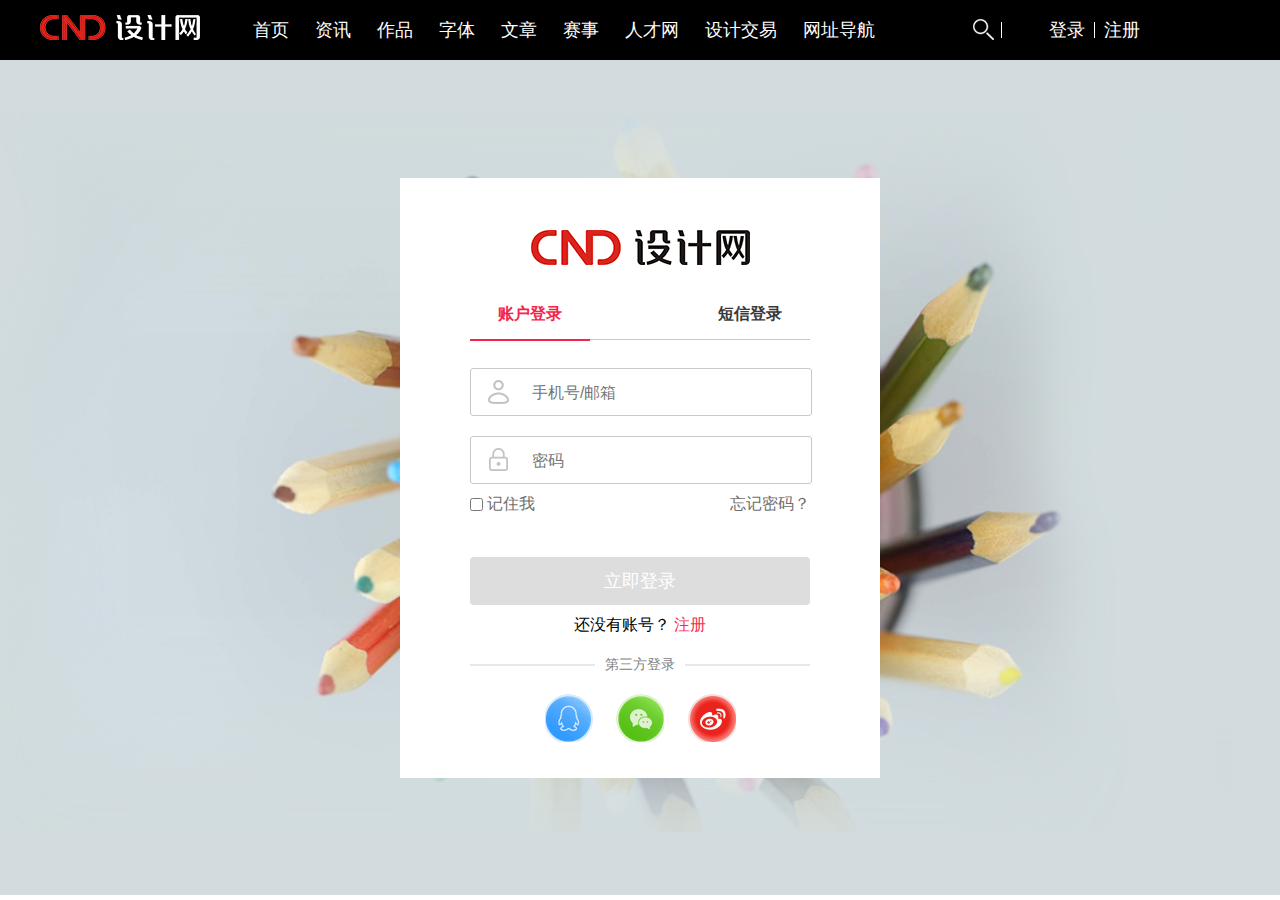
<file: html/登录注册.html>
<!DOCTYPE html>
<html lang="en">
	<head>
		<meta charset="UTF-8">
		<title>登录注册</title>
		<link rel="stylesheet" href="../css/dlzc.css">
		<script src="../js/jquery-3.4.1.js"></script>
		<script>
			$(function(){
				$(".s4").click(function(){
					$(".uls").css('display', 'none');
					$(".one7").css('display', 'none');
					$(".one3").css('display', 'block');
					$(".one3").animate({width:'420px'},200,);

				});
				$(".s3").click(function(){
					
					$(".one3").animate({width:'35px'},200,);
					$(".uls").css('display', 'block');
					$(".one7").css('display', 'block');
					$(".one3").css('display', 'none');
					
				});

				$('.one4').mouseover(function(event){
					$(".uls1").css('display', 'block');
				});

				$('.one4').mouseout(function(event) {
					$(".uls1").css('display', 'none');
				});

				$('.lione').eq(1).mouseover(function(event){
					$(".bo1").css('display', 'block');
					$(".uls2").css('display', 'block');
				});

				$('.lione').eq(1).mouseout(function(event) {
					$(".bo1").css('display', 'none');
					$(".uls2").css('display', 'none');
				});

				$('.lione').eq(2).mouseover(function(event){
					$(".bo1").css('display', 'block');
					$(".uls3").css('display', 'block');
				});

				$('.lione').eq(2).mouseout(function(event) {
					$(".bo1").css('display', 'none');
					$(".uls3").css('display', 'none');
				});

				$('.lione').eq(3).mouseover(function(event){
					$(".bo1").css('display', 'block');
					$(".uls4").css('display', 'block');
				});

				$('.lione').eq(3).mouseout(function(event) {
					$(".bo1").css('display', 'none');
					$(".uls4").css('display', 'none');
				});

				$('.lione').eq(4).mouseover(function(event){
					$(".bo1").css('display', 'block');
					$(".uls5").css('display', 'block');
				});

				$('.lione').eq(4).mouseout(function(event) {
					$(".bo1").css('display', 'none');
					$(".uls5").css('display', 'none');
				});

				$('.litwo').mouseover(function(event){
					$(".bo1").css('display', 'block');
					$(".uls6").css('display', 'block');
				});

				$('.litwo').mouseout(function(event) {
					$(".bo1").css('display', 'none');
					$(".uls6").css('display', 'none');
				});

				var a;
				var b;
				var re1=/^([a-zA-Z0-9_-])+@([a-zA-Z0-9_-])+((\.[a-zA-Z0-9_-]{2,3}){1,2})$/;
				var re2=/^[0-9a-zA-Z_]{6,15}$/;
				var re3=/^((13[0-9]{1})|(15[0-9]{1})|(18[0-9]{1}))+(\d{8})$/;
				var re4=/^[0-9]{4}$/;
                var re5=/^[0-9a-zA-Z_]{4}$/;

				$('.input4').blur(function(event) {
					a=$('.input4').val();
					b=$('.input5').val();
					if(a==''){
						$(".two5").empty();
				        $(".two5").append("请输入账号");
				        $('.input2').css('background', 'rgb(221, 221, 221)');
					}else{
						if(re1.test(a) || re3.test(a)){
				    		$(".two5").empty();
				    		if (a&&b) {
				    			if(re2.test(b)){
				    				$('.input2').css('background', 'red');
				    			}else{
				    				$(".two5").empty();
				    				$(".two5").append("密码格式错误");
				    				$('.input2').css('background', 'rgb(221, 221, 221)');
				    			}
							
							}else{
								$('.input2').css('background', 'rgb(221, 221, 221)');
							}
				   	 	}else{
				        	$(".two5").empty();
				        	$(".two5").append("账号格式错误");
				       		$('.input2').css('background', 'rgb(221, 221, 221)');
				   		}
					}
				});

				$('.input5').blur(function(event) {
					a=$('.input4').val();
					b=$('.input5').val();

					if(a==''){
						$(".two5").empty();
				        $(".two5").append("请输入账号");
				        $('.input2').css('background', 'rgb(221, 221, 221)');
					}else{
						if(b==''){
							$(".two5").empty();
				        	$(".two5").append("请输入密码");
				        	$('.input2').css('background', 'rgb(221, 221, 221)');
						}else{
							if(re2.test(b)){
				    			$(".two5").empty();
				    			if (a&&b) {
				    				if(re1.test(a) || re3.test(a)){
				    					$('.input2').css('background', 'red');
				    				}else{
				    					$(".two5").empty();
				        				$(".two5").append("账号格式错误");
				    					$('.input2').css('background', 'rgb(221, 221, 221)');
				    				}
							
								}else{
									$('.input2').css('background', 'rgb(221, 221, 221)');
								}
				   	 		}else{
				        		$(".two5").empty();
				        		$(".two5").append("密码格式错误");
				       			$('.input2').css('background', 'rgb(221, 221, 221)');
				   			}
						}

					}	
				});

				$('.dx').mouseover(function(event){
					$(".dx").css('cursor', 'pointer');
				});

				$(".dx").click(function(){
					$(".two2").css('display', 'none');
					$(".two3").css('display', 'none');
					$(".two22").css('display', 'block');
					$(".two33").css('display', 'block');
					$(".btn1").css('display', 'block');
					$(".zh").css('border-bottom', 'none');
					$(".zh").css('color', '#393939');	
					$(".dx").css('color', '#F2264C');
					$(".dx").css('border-bottom', '2px solid #F2264C');			
				});

				$('.zh').mouseover(function(event){
					$(".zh").css('cursor', 'pointer');
				});

				$(".zh").click(function(){
					$(".two2").css('display', 'block');
					$(".two3").css('display', 'block');
					$(".two22").css('display', 'none');
					$(".two33").css('display', 'none');
					$(".btn1").css('display', 'none');
					$(".dx").css('border-bottom', 'none');
					$(".dx").css('color', '#393939');
					$(".zh").css('color', '#F2264C');
					$(".zh").css('border-bottom', '2px solid #F2264C');
					
				});

				$('.input44').blur(function(event) {
					var a1=$('.input44').val();
					var b1=$('.input55').val();
					if(a1==''){
						$(".two5").empty();
				        $(".two5").append("请输入手机号码");
				        $('.input2').css('background', 'rgb(221, 221, 221)');
					}else{
						if(re3.test(a1)){
				    		$(".two5").empty();
				    		if (a1&&b1) {
				    			if(re4.test(b1)){
				    				$('.input2').css('background', 'red');
				    			}else{
				    				$(".two5").empty();
				    				$(".two5").append("验证码格式错误");
				    				$('.input2').css('background', 'rgb(221, 221, 221)');
				    			}
							
							}else{
								$('.input2').css('background', 'rgb(221, 221, 221)');
							}
				   	 	}else{
				        	$(".two5").empty();
				        	$(".two5").append("请输入正确手机号");
				       		$('.input2').css('background', 'rgb(221, 221, 221)');
				   		}
					}
				});

				$('.input55').blur(function(event) {
					var a2=$('.input44').val();
					var b2=$('.input55').val();

					if(a2==''){
						$(".two5").empty();
				        $(".two5").append("请输入手机号");
				        $('.input2').css('background', 'rgb(221, 221, 221)');
					}else{
						if(b2==''){
							$(".two5").empty();
				        	$(".two5").append("请输入验证码");
				        	$('.input2').css('background', 'rgb(221, 221, 221)');
						}else{
							if(re4.test(b2)){
				    			$(".two5").empty();
				    			if (a2&&b2) {
				    				if(re3.test(a2)){
				    					$('.input2').css('background', 'red');
				    				}else{
				    					$(".two5").empty();
				        				$(".two5").append("请输入正确手机号");
				    					$('.input2').css('background', 'rgb(221, 221, 221)');
				    				}
							
								}else{
									$('.input2').css('background', 'rgb(221, 221, 221)');
								}
				   	 		}else{
				        		$(".two5").empty();
				        		$(".two5").append("验证码格式错误");
				       			$('.input2').css('background', 'rgb(221, 221, 221)');
				   			}
						}

					}	
				});

				$('.btn1').click(function(event) {
					var a2=$('.input44').val();
					if(a2==''){
						$(".two5").empty();
				        $(".two5").append("请输入手机号");
					}
				});
				$('.btn2').click(function(event) {
					var a2=$('.inut1').val();
					if(a2==''){
						$(".bx6").empty();
				        $(".bx6").append("请输入手机号");
					}
				});


				$('.s1').click(function(event) {
					$('.three1').css('display','none');
					$('.two1').css('display','block');
				});

				$('.s2').click(function(event) {
					$('.two1').css('display','none');
					$('.three1').css('display','block');
				});

				$('.zc1').click(function(event) {
					$('.two1').css('display','none');
					$('.three1').css('display','block');
				});

				var isShow=true;
				$('.spa321').click(function(event) {
					$('.spa321').css('display','none');
					$('.spa322').css('display','block');
					var v=document.getElementById("id1");
		            if (isShow) {
		                v.type="text";
		                isShow=false;
		            }else{
		                v.type="password";
		                isShow=true;
		            }
				});
				$('.spa322').click(function(event) {
					$('.spa322').css('display','none');
					$('.spa321').css('display','block');

					var v=document.getElementById("id1");
		            if (isShow) {
		                v.type="text";
		                isShow=false;
		            }else{
		                v.type="password";
		                isShow=true;
		            }

				});

				$('.spn2').click(function(event) {
					$('.three1').css('display','none');
					$('.two1').css('display','block');
				});

				$('.gr').mouseover(function(event){
					$(".gr").css('cursor', 'pointer');
				});
				$('.jg').mouseover(function(event){
					$(".jg").css('cursor', 'pointer');
				});

				$('.gr').click(function(event) {
					$('.gr').css('border-bottom','2px solid #F2264C');
					$('.jg').css('border-bottom','none');
					$('.jg').css('color','#393939');
					$('.gr').css('color','#F2264C');

				});

				$('.jg').click(function(event) {
					$('.jg').css('border-bottom','2px solid #F2264C');
					$('.gr').css('border-bottom','#393939');
					$('.jg').css('color','#F2264C');
					$('.gr').css('color','#393939');
				});


				$('.inut1').blur(function(event) {
					var n1=$('.inut1').val();
                    var n2=$('.inut2').val();
                    var n3=$('.inut3').val();
                    var n4=$('.inut4').val();

                    if(n1==''){
                    	$(".bx6").empty();
                        $(".bx6").append("请输入手机号");
                        $('.inut6').css('background', 'rgb(221, 221, 221)');
                    }else{
                    	$(".bx6").empty();
                    	if(re3.test(n1)){
                    		if(n2==''){
                    			$(".bx6").empty();
                       			$(".bx6").append("请输入密码");
                       			$('.inut6').css('background', 'rgb(221, 221, 221)');
                    		}else{
								if(re2.test(n2)){
									if(n3==''){
                       					$(".bx6").empty();
                       					$(".bx6").append("请输入文字验证码");
                       					$('.inut6').css('background', 'rgb(221, 221, 221)');
                       				}else{
                       					if(re5.test(n3)){
                       						if(n4==''){
                       							$(".bx6").empty();
                       							$(".bx6").append("请输入短信验证码");
                       							$('.inut6').css('background', 'rgb(221, 221, 221)');
                       						}else{
                       							if(re4.test(n4)){
                       								$('.inut6').css('background', 'red');
                       							}else{
                       								$(".bx6").empty();
                       								$(".bx6").append("短信验证码格式错误");
                       								$('.inut6').css('background', 'rgb(221, 221, 221)');
                       							}
                       						}
                       					}else{
                       						$(".bx6").empty();
                       						$(".bx6").append("文字验证码格式错误");
                       						$('.inut6').css('background', 'rgb(221, 221, 221)');
                       					}
                       				}
                    				
                       				
                    			}else{
                    				$(".bx6").empty();
                       				$(".bx6").append("输入的密码有误");
                       				$('.inut6').css('background', 'rgb(221, 221, 221)');
                    			}
                    		}
                    	}else{
                    		$(".bx6").empty();
                       		$(".bx6").append("输入的手机号有误");
                       		$('.inut6').css('background', 'rgb(221, 221, 221)');
                    	}
                    }
				});

				$('.inut2').blur(function(event) {
					var n1=$('.inut1').val();
                    var n2=$('.inut2').val();
                    var n3=$('.inut3').val();
                    var n4=$('.inut4').val();

                    if(n1==''){
                    	$(".bx6").empty();
                        $(".bx6").append("请输入手机号");
                        $('.inut6').css('background', 'rgb(221, 221, 221)');
                    }else{
                    	$(".bx6").empty();
                    	if(re3.test(n1)){
                    		if(n2==''){
                    			$(".bx6").empty();
                       			$(".bx6").append("请输入密码");
                       			$('.inut6').css('background', 'rgb(221, 221, 221)');
                    		}else{
								if(re2.test(n2)){
									if(n3==''){
                       					$(".bx6").empty();
                       					$(".bx6").append("请输入文字验证码");
                       					$('.inut6').css('background', 'rgb(221, 221, 221)');
                       				}else{
                       					if(re5.test(n3)){
                       						if(n4==''){
                       							$(".bx6").empty();
                       							$(".bx6").append("请输入短信验证码");
                       							$('.inut6').css('background', 'rgb(221, 221, 221)');
                       						}else{
                       							if(re4.test(n4)){
                       								$('.inut6').css('background', 'red');
                       							}else{
                       								$(".bx6").empty();
                       								$(".bx6").append("短信验证码格式错误");
                       								$('.inut6').css('background', 'rgb(221, 221, 221)');
                       							}
                       						}
                       					}else{
                       						$(".bx6").empty();
                       						$(".bx6").append("文字验证码格式错误");
                       						$('.inut6').css('background', 'rgb(221, 221, 221)');
                       					}
                       				}
                    				
                       				
                    			}else{
                    				$(".bx6").empty();
                       				$(".bx6").append("输入的密码有误");
                       				$('.inut6').css('background', 'rgb(221, 221, 221)');
                    			}
                    		}
                    	}else{
                    		$(".bx6").empty();
                       		$(".bx6").append("输入的手机号有误");
                       		$('.inut6').css('background', 'rgb(221, 221, 221)');
                    	}
                    }
				});



				$('.inut3').blur(function(event) {
					var n1=$('.inut1').val();
                    var n2=$('.inut2').val();
                    var n3=$('.inut3').val();
                    var n4=$('.inut4').val();

                    if(n1==''){
                    	$(".bx6").empty();
                        $(".bx6").append("请输入手机号");
                        $('.inut6').css('background', 'rgb(221, 221, 221)');
                    }else{
                    	$(".bx6").empty();
                    	if(re3.test(n1)){
                    		if(n2==''){
                    			$(".bx6").empty();
                       			$(".bx6").append("请输入密码");
                       			$('.inut6').css('background', 'rgb(221, 221, 221)');
                    		}else{
								if(re2.test(n2)){
									if(n3==''){
                       					$(".bx6").empty();
                       					$(".bx6").append("请输入文字验证码");
                       					$('.inut6').css('background', 'rgb(221, 221, 221)');
                       				}else{
                       					if(re5.test(n3)){
                       						if(n4==''){
                       							$(".bx6").empty();
                       							$(".bx6").append("请输入短信验证码");
                       							$('.inut6').css('background', 'rgb(221, 221, 221)');
                       						}else{
                       							if(re4.test(n4)){
                       								$('.inut6').css('background', 'red');
                       							}else{
                       								$(".bx6").empty();
                       								$(".bx6").append("短信验证码格式错误");
                       								$('.inut6').css('background', 'rgb(221, 221, 221)');
                       							}
                       						}
                       					}else{
                       						$(".bx6").empty();
                       						$(".bx6").append("文字验证码格式错误");
                       						$('.inut6').css('background', 'rgb(221, 221, 221)');
                       					}
                       				}
                    				
                       				
                    			}else{
                    				$(".bx6").empty();
                       				$(".bx6").append("输入的密码有误");
                       				$('.inut6').css('background', 'rgb(221, 221, 221)');
                    			}
                    		}
                    	}else{
                    		$(".bx6").empty();
                       		$(".bx6").append("输入的手机号有误");
                       		$('.inut6').css('background', 'rgb(221, 221, 221)');
                    	}
                    }
				});

				$('.inut4').blur(function(event) {
					var n1=$('.inut1').val();
                    var n2=$('.inut2').val();
                    var n3=$('.inut3').val();
                    var n4=$('.inut4').val();

                    if(n1==''){
                    	$(".bx6").empty();
                        $(".bx6").append("请输入手机号");
                        $('.inut6').css('background', 'rgb(221, 221, 221)');
                    }else{
                    	$(".bx6").empty();
                    	if(re3.test(n1)){
                    		if(n2==''){
                    			$(".bx6").empty();
                       			$(".bx6").append("请输入密码");
                       			$('.inut6').css('background', 'rgb(221, 221, 221)');
                    		}else{
								if(re2.test(n2)){
									if(n3==''){
                       					$(".bx6").empty();
                       					$(".bx6").append("请输入文字验证码");
                       					$('.inut6').css('background', 'rgb(221, 221, 221)');
                       				}else{
                       					if(re5.test(n3)){
                       						if(n4==''){
                       							$(".bx6").empty();
                       							$(".bx6").append("请输入短信验证码");
                       							$('.inut6').css('background', 'rgb(221, 221, 221)');
                       						}else{
                       							if(re4.test(n4)){
                       								$('.inut6').css('background', 'red');
                       							}else{
                       								$(".bx6").empty();
                       								$(".bx6").append("短信验证码格式错误");
                       								$('.inut6').css('background', 'rgb(221, 221, 221)');
                       							}
                       						}
                       					}else{
                       						$(".bx6").empty();
                       						$(".bx6").append("文字验证码格式错误");
                       						$('.inut6').css('background', 'rgb(221, 221, 221)');
                       					}
                       				}
                    				
                       				
                    			}else{
                    				$(".bx6").empty();
                       				$(".bx6").append("输入的密码有误");
                       				$('.inut6').css('background', 'rgb(221, 221, 221)');
                    			}
                    		}
                    	}else{
                    		$(".bx6").empty();
                       		$(".bx6").append("输入的手机号有误");
                       		$('.inut6').css('background', 'rgb(221, 221, 221)');
                    	}
                    }
				});





			})
		</script>
	</head>
	<body>
		<div class="over">
			<div class="one">	
				<div class="one1">
					<a href="" class="aone">
						<img src="../imgs/lyj03.png" alt="">
					</a>
					<ul class="uls">
						<li class="lione"><a href="../index.html">首页</a></li>
						<li class="lione"><a href="资讯.html">资讯</a></li>
						<li class="lione"><a href="作品.html">作品</a></li>
						<li class="lione"><a href="字体.html">字体</a></li>
						<li class="lione"><a href="文章.html">文章</a></li>
						<li class="lione"><a href="赛事.html">赛事</a></li>
						<li class="litwo"><a href="人才网.html">人才网</a></li>
						<li class="lithree"><a href="#">设计交易</a></li>
						<li class="lithree"><a href="网址导航.html">网址导航</a></li>
					</ul>

					<div class="one7">
						<span class="s4"></span>
						<b class="line"></b>
					</div>
					
					<div class="one2">
						<span class="s1">登录&nbsp;</span>
						<b class="line"></b>
						<span class="s2">&nbsp;注册</span>
					</div>

					<div class="one3">
						<div class="one4">
							<b class="line" style="float:left"></b>
							<p class="p1">作品</p>
							
							<b class="line" style="float:right"></b>
							<p class="p2">◇</p>
							 <ul class="uls1">
							 	<li>作品</li>
							 	<li>设计师</li>
							 	<li>字体</li>
							 	<li>文章</li>
							 	<li>资讯</li>
							 	<li>赛事</li>
							 </ul>
						</div>
						<div class="one5" >
							<input type="text" class="input1" placeholder="请输入关键词";>
						</div>
						<div class="one6">
							<span class="s3"></span>
							<b class="line"></b>
						</div>
					</div>

				</div>

			</div>

			<div class="two"> 
				<div class="two1">
					<h1 class="hh1">
						<img src="../imgs/lyj02.png" alt="">
					</h1>
					<div class="box1">
						<span class="zh">账户登录</span>
						<span class="dx">短信登录</span>
					</div>
					<div class="box2">
						<div class="two2">
							<span class="spa1"></span>
							<input type="text" class="input4" placeholder="手机号/邮箱" >
						</div>
						<div class="two3">
							<span class="spa2"></span>
							<input type="password" class="input5" placeholder="密码"">
						</div>
						<div class="two22">
							<span class="spa11"></span>
							<input type="text" class="input44" placeholder="请输入手机号码" >
						</div>
						<div class="two33">
							<span class="spa22"></span>
							<input class="input55" placeholder="短信验证码">
						</div>

						<button class="btn1">发送验证码</button>

						<div class="two4">
							<label class="f1">
							<input type="checkbox" class="input3" >
							记住我
							</label>
							<p class="pc1">忘记密码？</p>

						</div>
						<div class="two5"></div>
						<input type="text" class="input2" value="立即登录" readonly="readonly">
						<div class="two6">
							<span class="sp0">还没有账号？</span>
							<span class="zc1">注册</span>
						</div>
					</div>
					<div class="box3">
						<div class="two7">
							<span class="sp1">第三方登录</span>
							<span class="sp2"></span>
						</div>
						<div class="two8">
							<span class="sp3"></span>
							<span class="sp4"></span>
							<span class="sp5"></span>
						</div>
					</div>
				</div>

				<div class="bo1">
					<div class="di1">
						<ul class="uls2">
							<li class="li2">国内资讯</li>
							<li class="li2">国际资讯</li>
							<li class="li2">活动展览</li>
							<li class="li2">人物访谈</li>
							<li class="li2">行业聚焦</li>
							<li class="li2">原创推荐</li>
						</ul>
						<ul class="uls3">
							<li class="li3">平面</li>
							<li class="li3">包装</li>
							<li class="li3">室内</li>
							<li class="li3">工业</li>
							<li class="li3">网页</li>
							<li class="li3">插画</li>
							<li class="li3">艺术</li>
							<li class="li3">摄影</li>
							<li class="li3">其他</li>
							<li class="li3">观点</li>
							<li class="li3">教程</li>
						</ul>
						<ul class="uls4">
							<li class="li4">字体</li>
							<li class="li4">灵感</li>
							<li class="li4">原创</li>
							<li class="li4">字体下载</li>
						</ul>
						<ul class="uls5">
							<li class="li5">观点/经验</li>
							<li class="li5">教程</li>
						</ul>
						<ul class="uls6">
							<li class="li6">最新招聘</li>
							<li class="li6">职位</li>
							<li class="li6">人才</li>
						</ul>
					</div>
					
				</div>

				<div class="three1">
					<h1 class="hh1">
						<img src="../imgs/lyj02.png" alt="">
					</h1>
					<div class="box1">
						<span class="gr">个人注册</span>
						<span class="jg">机构注册</span>
					</div>
					<div class="bb1">
						<div class="bx1">
							<span class="spa31"></span>
							<input type="text" class="inut1" placeholder="请输入手机号码" >
						</div>
						<div class="bx2">
							<span class="spa32"></span>
							<input type="password" class="inut2" placeholder="密码" id="id1" >
							<span class="spa321"></span>
							<span class="spa322"></span>
						</div>
							
						<div class="bx3">
							<span class="spa33"></span>
							<input type="text" class="inut3" placeholder="文字验证码" >
							<span class="spa331">
								<img src="../imgs/lyj06.PNG" alt="" class="img1">
							</span>
						</div>
						<div class="bx4">

							<span class="spa34"></span>
							<input class="inut4" placeholder="短信验证码">
							<button class="btn2">发送验证码</button>

						</div>
						<div class="bx5">
						<label for="aa" class="lab11">
							<input type="checkbox" class="in1" id="aa" name="in1" checked='true'>		
								阅读并同意CND设计网	
								<span class="spp2">《版权声明》</span>
								<span class="spp3">《隐私保护条款》</span>
						</label>

							
						</div>
						<div class="bx6">
							<span class="spa36"></span>
						</div>
						<input type="submit" class="inut6" value="立即注册">

						<div class="bx7">
							<span class="spn1">已有账号？</span>
							<span class="spn2">去登陆</span>
						</div>
						<div class="bx8">
							<div class="bxx1">
								<span class="ssp1">第三方登录</span>
								<span class="ssp2"></span>
							</div>
						</div>

						<div class="bx9">
							<span class="sp3"></span>
							<span class="sp4"></span>
							<span class="sp5"></span>
						</div>
				</div>

				</div>
			</div>
		</div>

	 
	</body>
</html>
</file>
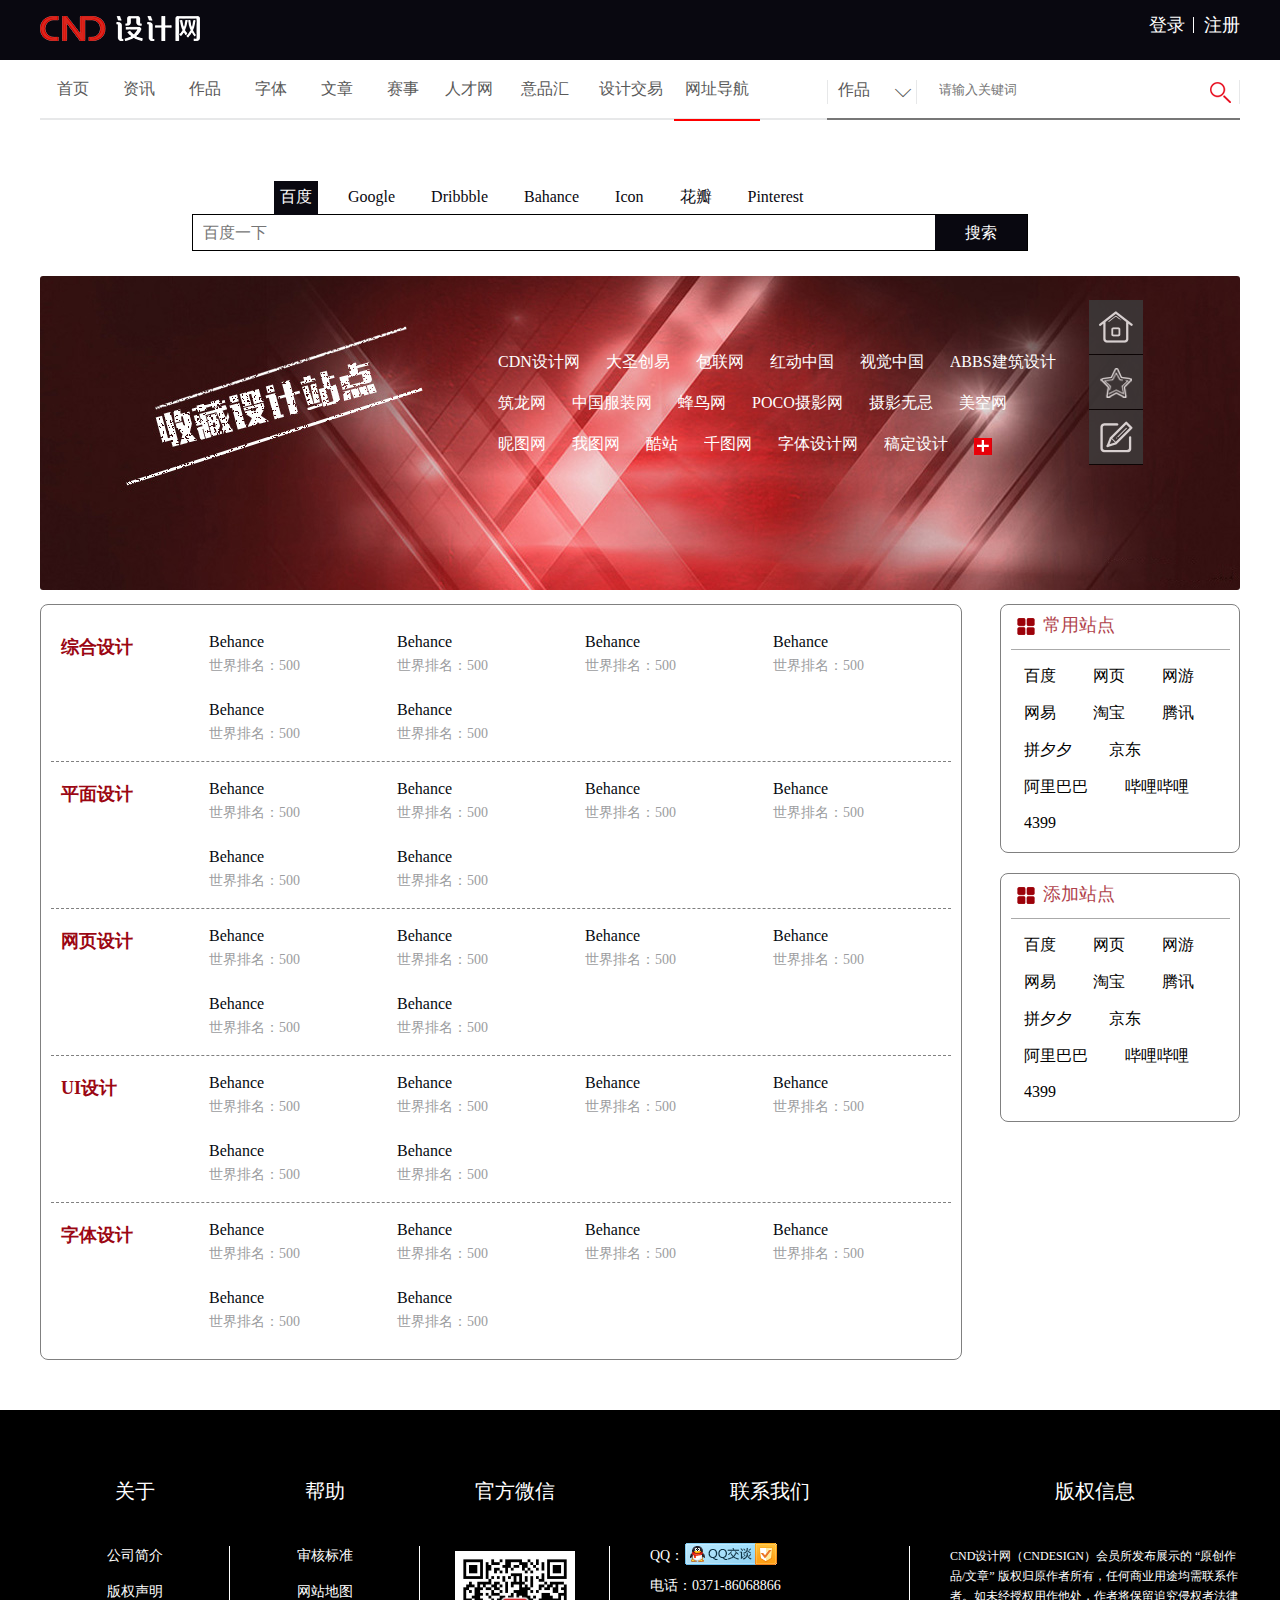
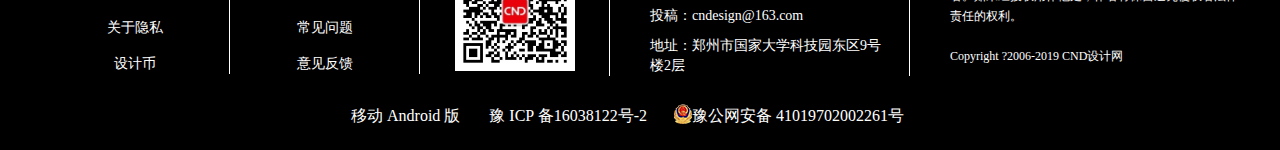
<file: html/网址导航.html>
<!DOCTYPE html>
<html lang="en">
    <head>
        <meta charset="utf-8">
        <title>网页导航</title>
        <link rel="stylesheet" href="../css/wzdh.css">
        <link rel="stylesheet" href="../css/s-nav-fixed.css">
        <link rel="stylesheet" href="../font/iconfont.css">
        <script src="../js/jquery-3.4.1.js"></script>
        <script src="../css/nav-fixed.js"></script>

        <script>
            $(function(){
                $('.li31').click(function(event) {
                    $("li").removeAttr('id');
                    $(".li31").attr("id","li31");
                    $('.inpt31').attr('placeholder','百度一下')
                });
                $('.li32').click(function(event) {
                    $("li").removeAttr('id');
                    $(".li32").attr("id","li31");
                    $('.inpt31').attr('placeholder','Google search')
                });
                $('.li33').click(function(event) {
                    $("li").removeAttr('id');
                    $(".li33").attr("id","li31");
                    $('.inpt31').attr('placeholder','Dribbble search')
                });
                $('.li34').click(function(event) {
                    $("li").removeAttr('id');
                    $(".li34").attr("id","li31");
                    $('.inpt31').attr('placeholder','Behance search')
                });
                $('.li35').click(function(event) {
                    $("li").removeAttr('id');
                    $(".li35").attr("id","li31");
                    $('.inpt31').attr('placeholder','icon search')
                });
                $('.li36').click(function(event) {
                    $("li").removeAttr('id');
                    $(".li36").attr("id","li31");
                    $('.inpt31').attr('placeholder','搜索 花瓣网')
                });
                $('.li37').click(function(event) {
                    $("li").removeAttr('id');
                    $(".li37").attr("id","li31");
                    $('.inpt31').attr('placeholder','搜索 Printerest')
                });

                $(window).scroll(function(event) {
                    if($(this).scrollTop()>100){
                        $('.bxli4').css('display', 'block');
                    }else{
                        $('.bxli4').css('display', 'none');
                    }
                });
                $('.bxli4').click(function(event) {
                    $('html,body').animate({
                        'scrollTop':'0px'
                    },200)
                });
                $('.bxli1').click(function(event) {
                    alert("设为主页成功")
                });
                $('.bxli2').click(function(event) {
                    alert("收藏成功")
                });
                $('.bxli3').click(function(event) {
                    alert("收录申请成功")
                });

            })
        </script>
    </head>
    <body>
    	<!-- 头部导航栏 -->
        <div id="l-main-nav-box">           
            <div class="l-main-nav">
                <div class="nav-logo">
                    <img src="../imgs/lyj03.png" alt="">
                </div>
                <div class="nav-relo">
                    <a href="html/登录注册.html" class="nav-login">登录</a>
                    <a href="html/登录注册.html" class="nav-register">注册</a>
                </div>
            </div>      
        </div>    
        <!-- 漂浮导航栏 -->
        <div id="l-main-nav-box-fixed" class="l-main-nav-box-fixed">            
            <div class="l-main-nav">
                <div class="nav-logo-fixed">
                    <img src="../imgs/lyj03.png" alt="">
                </div>
                <ul class="main-nav-uls">
                    <li ><a href="../index.html">首页</a></li>
                    <li><span class="small-triangle"></span><a href="资讯.html">资讯</a></li>
                    <li><span class="small-triangle"></span><a href="作品.html">作品</a></li>
                    <li><span class="small-triangle"></span><a href="字体.html">字体</a></li>
                    <li><span class="small-triangle"></span><a href="文章.html">文章</a></li>
                    <li ><a href="#">赛事</a></li>
                    <li><span class="small-triangle"></span><a href="人才网.html">人才网</a></li>
                    <li><span class="small-triangle "></span><a href="yipinghui.html">意品汇</a></li>
                    <li><a href="#">设计交易</a></li>
                    <li class="nav-uls-click"><a href="网址导航.html">网址导航</a></li>
                </ul>
                <div class="nav-relo-fixed">
                    
                    <p class="fixed-line"></p>
                    <div class="nav-relo-fixed">
                        <a href="登录注册.html" class="nav-login">登录</a>
                        <a href="登录注册.html" class="nav-register">注册</a>
                    </div>                  
                </div>
                <div class="search-hiden">
                    <div class="search-hiden-left sb_select">
                        <span class="line" style='float:left'></span>
                        <div class="select-hiden"><p>作品</p>
                            <div class="selects-more" style='display: none;'>
                                <ul class="selects-more-ul">
                                    <li>作品</li>
                                    <li>设计师</li>
                                    <li>字体</li>
                                    <li>文章</li>
                                    <li>资讯</li>
                                    <li>赛事</li>
                                </ul>
                            </div>
                        </div>
                        <div class="select-xiala">◇</div>
                        <span class="line" style='float:right'></span>
                    </div>
                    <div class="sb_inputBox sb_bottomLine">
                        <input type="text" class="c-keywords sbi_inp" placeholder="请输入关键词">
                    </div>
                    <div class="nav-fixed-research-box">
                        <span class="nav-fixed-research"></span>
                    </div>
                </div>
                <div class="nav-fixed-research-box research-box1 ">
                    <span class="nav-fixed-research"></span>
                </div>
            </div>  
            <div class="hide-nav-main-box navh-none" id="navh-shouye">
                <div class="hide-nav-heart">
                    
                </div>
            </div>
            <div class="hide-nav-main-box">
                <div class="hide-nav-heart">
                    <ul class="hnav-ul">
                        <li><a href="#">国内资讯</a></li>
                        <li><a href="#">国际咨询</a></li>
                        <li><a href="#">活动展览</a></li>
                        <li><a href="#">人物访谈</a></li>
                        <li><a href="#">行业聚焦</a></li>
                        <li><a href="#">原创推荐</a></li>
                    </ul>
                </div>
            </div>
            <div class="hide-nav-main-box">
                <div class="hide-nav-heart">
                    <ul class="hnav-ul">
                        <li><a href="#">平面</a></li>
                        <li><a href="#">包装</a></li>
                        <li><a href="#">室内</a></li>
                        <li><a href="#">工业</a></li>
                        <li><a href="#">网页</a></li>
                        <li><a href="#">插画</a></li>
                        <li><a href="#">艺术</a></li>
                        <li><a href="#">摄影</a></li>
                        <li><a href="#">其他</a></li>
                    </ul>
                </div>
            </div>
            <div class="hide-nav-main-box">
                <div class="hide-nav-heart">
                    <ul class="hnav-ul">
                        <li><a href="#">字体</a></li>
                        <li><a href="#">灵感</a></li>
                        <li><a href="#">原创</a></li>
                        <li><a href="#">字体下载</a></li>
                    </ul>
                </div>
            </div>
            <div class="hide-nav-main-box">
                <div class="hide-nav-heart">
                    <ul class="hnav-ul">
                        <li><a href="#">观点/经验</a></li>
                        <li><a href="#">教程</a></li>
                    </ul>
                </div>
            </div>
            <div class="hide-nav-main-box navh-none">
                <div class="hide-nav-heart">
                    <ul class="hnav-ul hnav-ul-none">
                        
                    </ul>
                </div>
            </div>
            <div class="hide-nav-main-box">
                <div class="hide-nav-heart">
                    <ul class="hnav-ul">
                        <li><a href="#">人才招聘</a></li>
                        <li><a href="#">职业</a></li>
                        <li><a href="#">人才</a></li>
                    </ul>
                </div>
            </div>
            <div class="hide-nav-main-box " id="now-click-hnav">
                <div class="hide-nav-heart">
                    <ul class="hnav-ul">
                        <li><a href="#">意品汇</a></li>
                        <li><a href="#">个人饰品</a></li>
                        <li><a href="#">家居</a></li>
                        <li><a href="#">数码</a></li>
                        <li><a href="#">户外</a></li>
                        <li><a href="#">运动</a></li>
                        <li><a href="#">其他</a></li>
                        <li><a href="#">+</a></li>
                    </ul>
                </div>
            </div>
            <div class="hide-nav-main-box navh-none">
                <div class="hide-nav-heart">
                    <ul class="hnav-ul hnav-ul-none">
                        
                    </ul>
                </div>
            </div>
            <div class="hide-nav-main-box navh-none">
                <div class="hide-nav-heart">
                    <ul class="hnav-ul hnav-ul-none">
                        
                    </ul>
                </div>
            </div>
        </div> 
        <div class="two">
         <!-- main头部选择栏 -->
            <div class="l-main">
                <div class="l-main-chose">
                        <div class="l-chose-left">
                            <ul class="l-chose-left-uls">
                                <li class=""><a href="../index.html"><p>首页</p></a>
                                <div class="l-clicked-hind " >
                                    <ul class="l-clicked-hind-ul">
                                        
                                    </ul>
                                </div></li>
                                <li>
                                    <a href="资讯.html"><p>资讯</p></a>
                                    <div class="l-clicked-hind" >
                                        <ul class="l-clicked-hind-ul">
                                            <li>国内资讯</li>
                                            <li>国际资讯</li>
                                            <li>活动展览</li>
                                            <li>任务访谈</li>
                                            <li>行内聚焦</li>
                                            <li>原创推荐</li>
                                        </ul>
                                    </div>
                                </li>
                                <li>
                                    <a href="作品.html"><p>作品</p></a>
                                    <div class="l-clicked-hind" >
                                        <ul class="l-clicked-hind-ul">
                                            <li>平面</li>
                                            <li>包装</li>
                                            <li>室内</li>
                                            <li>工业</li>
                                            <li>页面</li>
                                            <li>插画</li>
                                            <li>艺术</li>
                                            <li>摄影</li>
                                            <li>其他</li>
                                        </ul>
                                    </div>
                                </li>
                                <li>
                                    <a href="字体.html"><p>字体</p></a>
                                    <div class="l-clicked-hind" >
                                        <ul class="l-clicked-hind-ul">
                                            <li>字体</li>
                                            <li>灵感</li>
                                            <li>原创</li>
                                            <li>字体下载</li>
                                        </ul>
                                    </div>
                                </li>
                                <li  >
                                    <a href="文章.html"><p>文章</p></a>
                                    <div class="l-clicked-hind"  >
                                        <ul class="l-clicked-hind-ul">
                                            <li>观点/经验</li>
                                            <li>教程</li>
                                        </ul>
                                    </div>
                                </li>
                                <li ><a href="赛事.html"><p>赛事</p></a>
                                <div class="l-clicked-hind " id="l-clicked-hind">
                                    <ul class="l-clicked-hind-ul">
                                        
                                    </ul>
                                </div></li>
                                <li class="l-li-fat">
                                    <a href="人才网.html"><p>人才网</p></a>
                                    <div class="l-clicked-hind" >
                                        <ul class="l-clicked-hind-ul">
                                            <li>人才招聘</li>
                                            <li>职位</li>
                                            <li>人才</li>
                                        </ul>
                                    </div>
                                </li>
                                <li>
                                    <a href="yipinghui.html"><p>意品汇</p></a>
                                    <div class="l-clicked-hind"  >
                                        <ul class="l-clicked-hind-ul">
                                            <li>意品汇</li>
                                            <li>个人饰品</li>
                                            <li>家居</li>
                                            <li>数码</li>
                                            <li>户外</li>
                                            <li>运动</li>
                                            <li>其他</li>
                                            <li>+</li>
                                        </ul>
                                    </div>
                                </li>
                                <li>
                                    <a href="#"><p>设计交易</p></a>
                                    <div class="l-clicked-hind " >
                                    <ul class="l-clicked-hind-ul">
                                        
                                    </ul>
                                </div>
                                </li>
                                <li  class="l-clicked">
                                    <a href="网址导航.html"><p>网址导航</p></a>
                                    <div class="l-clicked-hind " >
                                    <ul class="l-clicked-hind-ul">
                                        
                                    </ul>
                                </div>
                                </li>
                            </ul>
                        </div>
                        <div class="l-chose-right">
                            <div class="l-chose-rignt-le">
                                <div class="l-selects">
                                    <p>作品</p>
                                    <div class="l-selects-more">
                                        <ul class="l-selects-more-ul">
                                            <li>作品</li>
                                            <li>设计师</li>
                                            <li>字体</li>
                                            <li>文章</li>
                                            <li>资讯</li>
                                            <li>赛事</li>
                                        </ul>
                                    </div>
                                </div>
                                
                                <span class="iconfont icon-xiala- "></span>
                                <span class=" iconfont icon-caozuo-shangla"></span>
                            </div>
                            <div class="l-chose-rignt-ri">
                                <input type="text" placeholder="请输入关键词" class="l-chose-input">
                                <span class="l-chose-search"></span>
                            </div>
                        </div>
                </div>
            </div>
        </div>

        <div class="three">
            <div class="bx0">
                <ul>
                    <li class="bxli1">
                        <p class="bxp1"></p>
                    </li>
                    <li class="bxli2">
                        <p class="bxp2"></p>
                    </li>
                    <li class="bxli3">
                        <p class="bxp3"></p>
                    </li>
                    <li class="bxli4">
                        <p class="bxp4"></p>
                    </li>
                </ul>
            </div>


        	<div class="three1">
                <ul class="uls31">
                    <li class="li31" id="li31">百度</li>
                    <li class="li32">Google</li>
                    <li class="li33">Dribbble</li>
                    <li class="li34">Bahance</li>
                    <li class="li35">Icon</li>
                    <li class="li36">花瓣</li>
                    <li class="li37">Pinterest</li>
                </ul>
                <div class="three31">
                    <input type="text" class="inpt31" placeholder="百度一下">
                    <div class=div31>搜索</div>
                </div> 
            </div>

            <div class="three2">
                <div class="three21">
                    <p>CDN设计网</p>
                    <p>大圣创易</p>
                    <p>包联网</p>
                    <p>红动中国</p>
                    <p>视觉中国</p>
                    <p>ABBS建筑设计</p>
                    <p>筑龙网</p>
                    <p>中国服装网</p>
                    <p>蜂鸟网</p>
                    <p>POCO摄影网</p>
                    <p>摄影无忌</p>
                    <p>美空网</p>
                    <p>昵图网</p>
                    <p>我图网</p>
                    <p>酷站</p>
                    <p>千图网</p>
                    <p>字体设计网</p>
                    <p>稿定设计</p>
                    <p class='p31'></p>
                </div>
            </div>
            <div class="three3">
                <ul class="uls331">
                    <li class="li331">
                        <p>综合设计</p>
                        <div class="dp1">
                            <p class="p0">
                                Behance
                                <br>
                                <span>世界排名：500</span>
                            </p>
                            <p class="p0">
                                Behance<br>
                                <span>世界排名：500</span>
                            </p>
                            <p class="p0">
                                Behance<br>
                                <span>世界排名：500</span>
                            </p>
                            <p class="p0">
                                Behance<br>
                                <span>世界排名：500</span>
                            </p>
                            <p class="p0">
                                Behance<br>
                                <span>世界排名：500</span>
                            </p>
                            <p class="p0">
                                Behance<br>
                                <span>世界排名：500</span>
                            </p>
                        </div>
                    </li>
                    <li class="li331">
                        <p>平面设计</p>
                        <div class="dp1">
                            <p class="p0">
                                Behance
                                <br>
                                <span>世界排名：500</span>
                            </p>
                            <p class="p0">
                                Behance<br>
                                <span>世界排名：500</span>
                            </p>
                            <p class="p0">
                                Behance<br>
                                <span>世界排名：500</span>
                            </p>
                            <p class="p0">
                                Behance<br>
                                <span>世界排名：500</span>
                            </p>
                            <p class="p0">
                                Behance<br>
                                <span>世界排名：500</span>
                            </p>
                            <p class="p0">
                                Behance<br>
                                <span>世界排名：500</span>
                            </p>
                        </div>
                    </li>
                    <li class="li331">
                        <p>网页设计</p>
                        <div class="dp1">
                            <p class="p0">
                                Behance
                                <br>
                                <span>世界排名：500</span>
                            </p>
                            <p class="p0">
                                Behance<br>
                                <span>世界排名：500</span>
                            </p>
                            <p class="p0">
                                Behance<br>
                                <span>世界排名：500</span>
                            </p>
                            <p class="p0">
                                Behance<br>
                                <span>世界排名：500</span>
                            </p>
                            <p class="p0">
                                Behance<br>
                                <span>世界排名：500</span>
                            </p>
                            <p class="p0">
                                Behance<br>
                                <span>世界排名：500</span>
                            </p>
                        </div>
                    </li>
                    <li class="li331">
                        <p>UI设计</p>
                        <div class="dp1">
                            <p class="p0">
                                Behance
                                <br>
                                <span>世界排名：500</span>
                            </p>
                            <p class="p0">
                                Behance<br>
                                <span>世界排名：500</span>
                            </p>
                            <p class="p0">
                                Behance<br>
                                <span>世界排名：500</span>
                            </p>
                            <p class="p0">
                                Behance<br>
                                <span>世界排名：500</span>
                            </p>
                            <p class="p0">
                                Behance<br>
                                <span>世界排名：500</span>
                            </p>
                            <p class="p0">
                                Behance<br>
                                <span>世界排名：500</span>
                            </p>
                        </div>
                    </li>
                    <li class="li331" id="li3333">
                        <p>字体设计</p>
                        <div class="dp1">
                            <p class="p0">
                                Behance
                                <br>
                                <span>世界排名：500</span>
                            </p>
                            <p class="p0">
                                Behance<br>
                                <span>世界排名：500</span>
                            </p>
                            <p class="p0">
                                Behance<br>
                                <span>世界排名：500</span>
                            </p>
                            <p class="p0">
                                Behance<br>
                                <span>世界排名：500</span>
                            </p>
                            <p class="p0">
                                Behance<br>
                                <span>世界排名：500</span>
                            </p>
                            <p class="p0">
                                Behance<br>
                                <span>世界排名：500</span>
                            </p>
                        </div>
                    </li>
                </ul>

                <div class="div30">
                   <div class="div311">
                       <p class="pd1">常用站点</p>
                       <ul class="ulso">
                            <li><p>百度</p></li>
                            <li><p>网页</p></li>
                            <li><p>网游</p></li>
                            <li><p>网易</p></li>
                            <li><p>淘宝</p></li>
                            <li><p>腾讯</p></li>
                            <li><p>拼夕夕</p></li>
                            <li><p>京东</p></li>
                            <li><p>阿里巴巴</p></li>
                            <li><p>哔哩哔哩</p></li>
                            <li><p>4399</p></li>
                       </ul>
                   </div>
                   <div class="div312">
                       <p class="pd1">添加站点</p>
                       <ul class="ulso">
                            <li><p>百度</p></li>
                            <li><p>网页</p></li>
                            <li><p>网游</p></li>
                            <li><p>网易</p></li>
                            <li><p>淘宝</p></li>
                            <li><p>腾讯</p></li>
                            <li><p>拼夕夕</p></li>
                            <li><p>京东</p></li>
                            <li><p>阿里巴巴</p></li>
                            <li><p>哔哩哔哩</p></li>
                            <li><p>4399</p></li>
                       </ul>
                   </div>
                </div>

            </div>
        </div>


        



    	<!-- 最底部 -->
    	<footer class="l-main-footer">
			<div class="l-footer-heart">
				<div class="l-endlist-box">
					<div class="l-end-about l-end">
					<h3 class="l-end-title">关于</h3>
					<ul>
						<li><a href="#">公司简介</a></li>
						<li><a href="#">版权声明</a></li>
						<li><a href="#">关于隐私</a></li>
						<li><a href="#">设计币</a></li>
					</ul>
				</div>
				<div class="l-end-help l-end">
					<h3 class="l-end-title">帮助</h3>
					<ul>
						<li><a href="#">审核标准</a></li>
						<li><a href="#">网站地图</a></li>
						<li><a href="#">常见问题</a></li>
						<li><a href="#">意见反馈</a></li>
					</ul>
				</div>
				<div class="l-end-official l-end">
					<h3 class="l-end-title">官方微信</h3>
					<div class="l-end-erweima">
						<img src="../imgs/lyj09.jpg" alt="">
					</div>
				</div>
				<div class="l-end-connect l-end">
					<h3 class="l-end-title">联系我们</h3>
					<div class="l-end-qq"></div>
					<ul>
						<li><a href="#">QQ：</a></li>
						<li><a href="#">
                     		   电话：0371-86068866
                    		</a></li>
						<li><a href="#">
                    投稿：cndesign@163.com
                </a></li>
						<li><a href="#">
                    地址：郑州市国家大学科技园东区9号楼2层
                </a></li>
					</ul>
				</div>
				<div class="l-end-copyright l-end">
					<h3 class="l-end-title">版权信息</h3>
					<ul>
						<li><p>                        CND设计网（CNDESIGN）会员所发布展示的 “原创作品/文章” 版权归原作者所有，任何商业用途均需联系作者。如未经授权用作他处，作者将保留追究侵权者法律责任的权利。
						<br><br>

                        Copyright ?2006-2019 CND设计网
                    
						</p></li>
						
					</ul>
				</div>
				</div>
				
				<div class="l-final">
					<p class="final-end">
						<a href="#" class="moble-link-a"><span class="moble-link"></span><span class="need">移动 Android 版</span></a>
						<a href="#"><span class="need">豫 ICP 备16038122号-2</span></a>
						<a href="#" class="final-end-img-a"><span class="final-end-img"></span><span class="need"> &nbsp; &nbsp;&nbsp;豫公网安备 41019702002261号</span></a>
					</p>
				</div>
			</div>
		</footer> 
    </body>
</html>
</file>
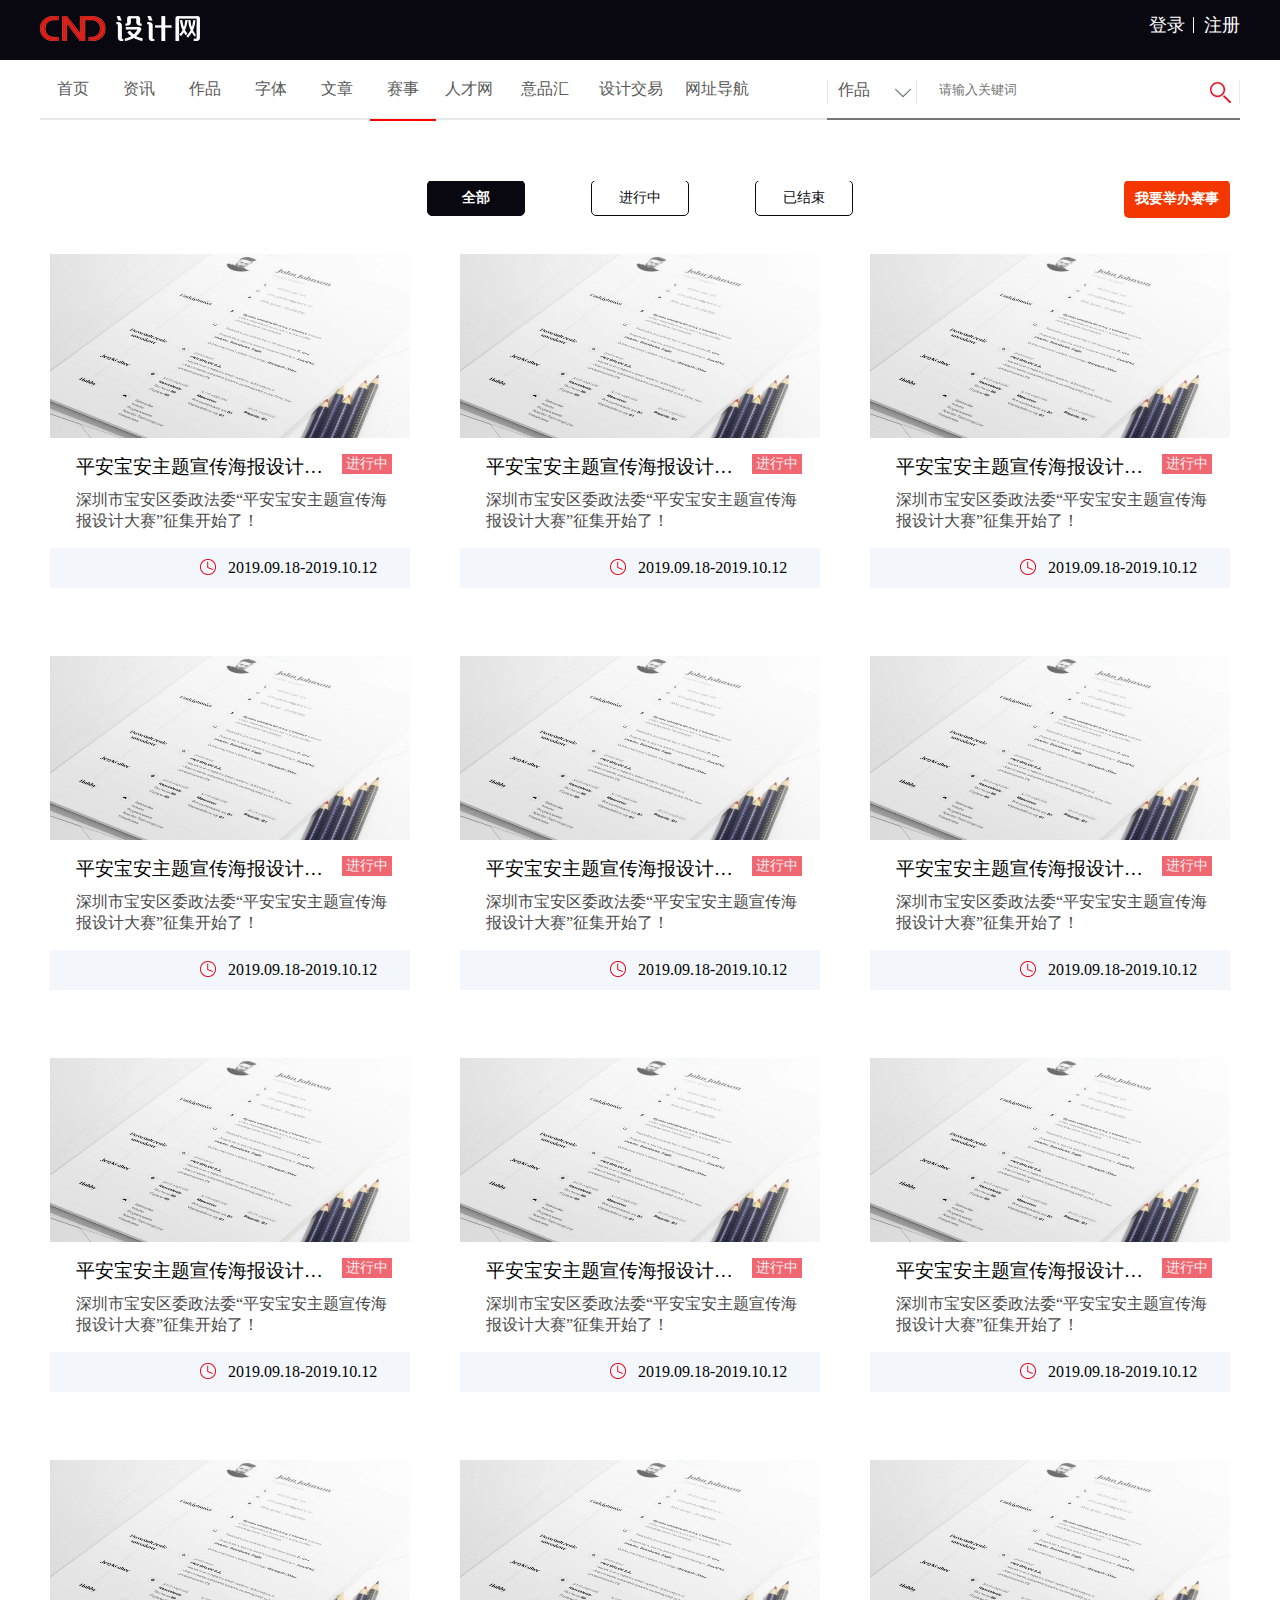
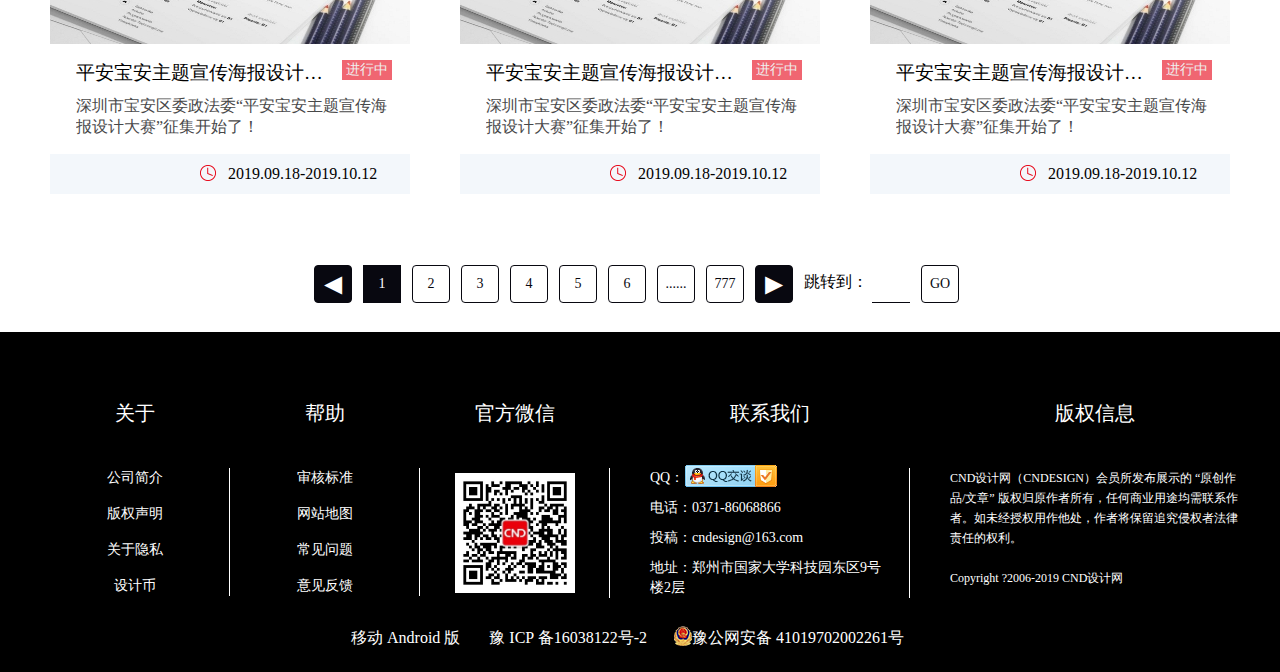
<file: html/赛事.html>
<!DOCTYPE html>
<html lang="en">
    <head>
    	<title>赛事</title>
        <meta charset="utf-8">
        <link rel="stylesheet" href="../css/ss.css">
        <link rel="stylesheet" href="../css/s-nav-fixed.css">
        <link rel="stylesheet" href="../font/iconfont.css">
        <script src="../js/jquery-3.4.1.js"></script>
        <script src="../css/nav-fixed.js"></script>

        <script>
        	$(function(){
				$('.spa31').click(function(event) {
					$('.spa31').css('background','#090810');
					$('.spa31').css('color','#ffff');
					$('.spa32').css('background','#ffff');
					$('.spa32').css('color','#090810');
					$('.spa33').css('background','#ffff');
					$('.spa33').css('color','#090810');
				});
				$('.spa32').click(function(event) {
					$('.spa31').css('background','#fff');
					$('.spa31').css('color','#090810');
					$('.spa32').css('background','#090810');
					$('.spa32').css('color','#ffff');
					$('.spa33').css('background','#ffff');
					$('.spa33').css('color','#090810');
				});
				$('.spa33').click(function(event) {
					$('.spa31').css('background','#fff');
					$('.spa31').css('color','#090810');
					$('.spa32').css('background','#ffff');
					$('.spa32').css('color','#090810');
					$('.spa33').css('background','#090810');
					$('.spa33').css('color','#ffff');
				});

                $(window).scroll(function(event) {
                    if($(this).scrollTop()>100){
                        $('.ff').css('display', 'block');
                    }else{
                        $('.ff').css('display', 'none');
                    }
                });

                $('.ff').click(function(event) {
                    $('html,body').animate({
                        'scrollTop':'0px'
                    },200)
                });

        	})
        </script>
    </head>
    <body>
    	<!-- 头部导航栏 -->
        <div id="l-main-nav-box">           
            <div class="l-main-nav">
                <div class="nav-logo">
                    <img src="../imgs/lyj03.png" alt="">
                </div>
                <div class="nav-relo">
                    <a href="html/登录注册.html" class="nav-login">登录</a>
                    <a href="html/登录注册.html" class="nav-register">注册</a>
                </div>
            </div>      
        </div>                              

        <!-- 漂浮导航栏 -->
        <div id="l-main-nav-box-fixed" class="l-main-nav-box-fixed">            
            <div class="l-main-nav">
                <div class="nav-logo-fixed">
                    <img src="../imgs/lyj03.png" alt="">
                </div>
                <ul class="main-nav-uls">
                    <li ><a href="../index.html">首页</a></li>
                    <li><span class="small-triangle"></span><a href="资讯.html">资讯</a></li>
                    <li><span class="small-triangle"></span><a href="作品.html">作品</a></li>
                    <li><span class="small-triangle"></span><a href="字体.html">字体</a></li>
                    <li><span class="small-triangle"></span><a href="文章.html">文章</a></li>
                    <li class="nav-uls-click"><a href="赛事.html">赛事</a></li>
                    <li><span class="small-triangle"></span><a href="人才网.html">人才网</a></li>
                    <li><span class="small-triangle "></span><a href="yipinghui.html">意品汇</a></li>
                    <li><a href="#">设计交易</a></li>
                    <li><a href="网址导航.html">网址导航</a></li>
                </ul>
                <div class="nav-relo-fixed">
                    
                    <p class="fixed-line"></p>
                    <div class="nav-relo-fixed">
                        <a href="登录注册.html" class="nav-login">登录</a>
                        <a href="登录注册.html" class="nav-register">注册</a>
                    </div>                  
                </div>
                <div class="search-hiden">
                    <div class="search-hiden-left sb_select">
                        <span class="line" style='float:left'></span>
                        <div class="select-hiden"><p>作品</p>
                            <div class="selects-more" style='display: none;'>
                                <ul class="selects-more-ul">
                                    <li>作品</li>
                                    <li>设计师</li>
                                    <li>字体</li>
                                    <li>文章</li>
                                    <li>资讯</li>
                                    <li>赛事</li>
                                </ul>
                            </div>
                        </div>
                        <div class="select-xiala">◇</div>
                        <span class="line" style='float:right'></span>
                    </div>
                    <div class="sb_inputBox sb_bottomLine">
                        <input type="text" class="c-keywords sbi_inp" placeholder="请输入关键词">
                    </div>
                    <div class="nav-fixed-research-box">
                        <span class="nav-fixed-research"></span>
                    </div>
                </div>
                <div class="nav-fixed-research-box research-box1 ">
                    <span class="nav-fixed-research"></span>
                </div>
            </div>  
            <div class="hide-nav-main-box navh-none" id="navh-shouye">
                <div class="hide-nav-heart">
                    
                </div>
            </div>
            <div class="hide-nav-main-box">
                <div class="hide-nav-heart">
                    <ul class="hnav-ul">
                        <li><a href="#">国内资讯</a></li>
                        <li><a href="#">国际咨询</a></li>
                        <li><a href="#">活动展览</a></li>
                        <li><a href="#">人物访谈</a></li>
                        <li><a href="#">行业聚焦</a></li>
                        <li><a href="#">原创推荐</a></li>
                    </ul>
                </div>
            </div>
            <div class="hide-nav-main-box">
                <div class="hide-nav-heart">
                    <ul class="hnav-ul">
                        <li><a href="#">平面</a></li>
                        <li><a href="#">包装</a></li>
                        <li><a href="#">室内</a></li>
                        <li><a href="#">工业</a></li>
                        <li><a href="#">网页</a></li>
                        <li><a href="#">插画</a></li>
                        <li><a href="#">艺术</a></li>
                        <li><a href="#">摄影</a></li>
                        <li><a href="#">其他</a></li>
                    </ul>
                </div>
            </div>
            <div class="hide-nav-main-box">
                <div class="hide-nav-heart">
                    <ul class="hnav-ul">
                        <li><a href="#">字体</a></li>
                        <li><a href="#">灵感</a></li>
                        <li><a href="#">原创</a></li>
                        <li><a href="#">字体下载</a></li>
                    </ul>
                </div>
            </div>
            <div class="hide-nav-main-box">
                <div class="hide-nav-heart">
                    <ul class="hnav-ul">
                        <li><a href="#">观点/经验</a></li>
                        <li><a href="#">教程</a></li>
                    </ul>
                </div>
            </div>
            <div class="hide-nav-main-box navh-none">
                <div class="hide-nav-heart">
                    <ul class="hnav-ul hnav-ul-none">
                        
                    </ul>
                </div>
            </div>
            <div class="hide-nav-main-box">
                <div class="hide-nav-heart">
                    <ul class="hnav-ul">
                        <li><a href="#">人才招聘</a></li>
                        <li><a href="#">职业</a></li>
                        <li><a href="#">人才</a></li>
                    </ul>
                </div>
            </div>
            <div class="hide-nav-main-box " id="now-click-hnav">
                <div class="hide-nav-heart">
                    <ul class="hnav-ul">
                        <li><a href="#">意品汇</a></li>
                        <li><a href="#">个人饰品</a></li>
                        <li><a href="#">家居</a></li>
                        <li><a href="#">数码</a></li>
                        <li><a href="#">户外</a></li>
                        <li><a href="#">运动</a></li>
                        <li><a href="#">其他</a></li>
                        <li><a href="#">+</a></li>
                    </ul>
                </div>
            </div>
            <div class="hide-nav-main-box navh-none">
                <div class="hide-nav-heart">
                    <ul class="hnav-ul hnav-ul-none">
                        
                    </ul>
                </div>
            </div>
            <div class="hide-nav-main-box navh-none">
                <div class="hide-nav-heart">
                    <ul class="hnav-ul hnav-ul-none">
                        
                    </ul>
                </div>
            </div>
        </div> 
    	
        <div class="two">
         <!-- main头部选择栏 -->
            <div class="l-main">
                <div class="l-main-chose">
                        <div class="l-chose-left">
                            <ul class="l-chose-left-uls">
                                <li class=""><a href="../index.html"><p>首页</p></a>
                                <div class="l-clicked-hind " >
                                    <ul class="l-clicked-hind-ul">
                                        
                                    </ul>
                                </div></li>
                                <li>
                                    <a href="资讯.html"><p>资讯</p></a>
                                    <div class="l-clicked-hind" >
                                        <ul class="l-clicked-hind-ul">
                                            <li>国内资讯</li>
                                            <li>国际资讯</li>
                                            <li>活动展览</li>
                                            <li>任务访谈</li>
                                            <li>行内聚焦</li>
                                            <li>原创推荐</li>
                                        </ul>
                                    </div>
                                </li>
                                <li>
                                    <a href="作品.html"><p>作品</p></a>
                                    <div class="l-clicked-hind" >
                                        <ul class="l-clicked-hind-ul">
                                            <li>平面</li>
                                            <li>包装</li>
                                            <li>室内</li>
                                            <li>工业</li>
                                            <li>页面</li>
                                            <li>插画</li>
                                            <li>艺术</li>
                                            <li>摄影</li>
                                            <li>其他</li>
                                        </ul>
                                    </div>
                                </li>
                                <li>
                                    <a href="字体.html"><p>字体</p></a>
                                    <div class="l-clicked-hind" >
                                        <ul class="l-clicked-hind-ul">
                                            <li>字体</li>
                                            <li>灵感</li>
                                            <li>原创</li>
                                            <li>字体下载</li>
                                        </ul>
                                    </div>
                                </li>
                                <li  >
                                    <a href="文章.html"><p>文章</p></a>
                                    <div class="l-clicked-hind"  >
                                        <ul class="l-clicked-hind-ul">
                                            <li>观点/经验</li>
                                            <li>教程</li>
                                        </ul>
                                    </div>
                                </li>
                                <li  class="l-clicked"><a href="赛事.html"><p>赛事</p></a>
                                <div class="l-clicked-hind " id="l-clicked-hind">
                                    <ul class="l-clicked-hind-ul">
                                        
                                    </ul>
                                </div></li>
                                <li class="l-li-fat">
                                    <a href="人才网.html"><p>人才网</p></a>
                                    <div class="l-clicked-hind" >
                                        <ul class="l-clicked-hind-ul">
                                            <li>人才招聘</li>
                                            <li>职位</li>
                                            <li>人才</li>
                                        </ul>
                                    </div>
                                </li>
                                <li>
                                    <a href="yipinghui.html"><p>意品汇</p></a>
                                    <div class="l-clicked-hind"  >
                                        <ul class="l-clicked-hind-ul">
                                            <li>意品汇</li>
                                            <li>个人饰品</li>
                                            <li>家居</li>
                                            <li>数码</li>
                                            <li>户外</li>
                                            <li>运动</li>
                                            <li>其他</li>
                                            <li>+</li>
                                        </ul>
                                    </div>
                                </li>
                                <li>
                                    <a href="#"><p>设计交易</p></a>
                                    <div class="l-clicked-hind " >
                                    <ul class="l-clicked-hind-ul">
                                        
                                    </ul>
                                </div>
                                </li>
                                <li>
                                    <a href="网址导航.html"><p>网址导航</p></a>
                                    <div class="l-clicked-hind " >
                                    <ul class="l-clicked-hind-ul">
                                        
                                    </ul>
                                </div>
                                </li>
                            </ul>
                        </div>
                        <div class="l-chose-right">
                            <div class="l-chose-rignt-le">
                                <div class="l-selects">
                                    <p>作品</p>
                                    <div class="l-selects-more">
                                        <ul class="l-selects-more-ul">
                                            <li>作品</li>
                                            <li>设计师</li>
                                            <li>字体</li>
                                            <li>文章</li>
                                            <li>资讯</li>
                                            <li>赛事</li>
                                        </ul>
                                    </div>
                                </div>
                                
                                <span class="iconfont icon-xiala- "></span>
                                <span class=" iconfont icon-caozuo-shangla"></span>
                            </div>
                            <div class="l-chose-rignt-ri">
                                <input type="text" placeholder="请输入关键词" class="l-chose-input">
                                <span class="l-chose-search"></span>
                            </div>
                        </div>
                </div>
            </div>
        </div>

        <div class="three">
        	<div class="three1">
        		<span class="spa31">全部</span>
        		<span class="spa32">进行中</span>
        		<span class="spa33">已结束</span>
        		<span class="spa34">我要举办赛事</span>
        	</div>
        </div> 

        <div class="five">
            <div class="ff">
                <span class="spaff"></span>
            </div>
        	<div class="five1">
        		<ul class="uls51">
        			<li class="li51">
        				<span class="spa51"></span>
        				<h3 class="h51">
                            平安宝安主题宣传海报设计大赛
                        </h3>
                        <p class="p51">进行中</p>
                        <p class="pp51">深圳市宝安区委政法委“平安宝安主题宣传海报设计大赛”征集开始了！</p>
                        <div class="d1">
                        	<b class="b1"></b>
                        	<span class="ppp51">2019.09.18-2019.10.12</span>
                        </div>
        			</li>
        			<li class="li52">
        				<span class="spa51"></span>
        				<h3 class="h51">
                            平安宝安主题宣传海报设计大赛
                        </h3>
                        <p class="p51">进行中</p>
                        <p class="pp51">深圳市宝安区委政法委“平安宝安主题宣传海报设计大赛”征集开始了！</p>
                        <div class="d1">
                        	<b class="b1"></b>
                        	<span class="ppp51">2019.09.18-2019.10.12</span>
                        </div>
        			</li>
        			<li class="li53">
        				<span class="spa51"></span>
        				<h3 class="h51">
                            平安宝安主题宣传海报设计大赛
                        </h3>
                        <p class="p51">进行中</p>
                        <p class="pp51">深圳市宝安区委政法委“平安宝安主题宣传海报设计大赛”征集开始了！</p>
                        <div class="d1">
                        	<b class="b1"></b>
                        	<span class="ppp51">2019.09.18-2019.10.12</span>
                        </div>
        			</li>
        			<li class="li54">
        				<span class="spa51"></span>
        				<h3 class="h51">
                            平安宝安主题宣传海报设计大赛
                        </h3>
                        <p class="p51">进行中</p>
                        <p class="pp51">深圳市宝安区委政法委“平安宝安主题宣传海报设计大赛”征集开始了！</p>
                        <div class="d1">
                        	<b class="b1"></b>
                        	<span class="ppp51">2019.09.18-2019.10.12</span>
                        </div>
        			</li>
        			<li class="li55">
        				<span class="spa51"></span>
        				<h3 class="h51">
                            平安宝安主题宣传海报设计大赛
                        </h3>
                        <p class="p51">进行中</p>
                        <p class="pp51">深圳市宝安区委政法委“平安宝安主题宣传海报设计大赛”征集开始了！</p>
                        <div class="d1">
                        	<b class="b1"></b>
                        	<span class="ppp51">2019.09.18-2019.10.12</span>
                        </div>
        			</li>
        			<li class="li56">
        				<span class="spa51"></span>
        				<h3 class="h51">
                            平安宝安主题宣传海报设计大赛
                        </h3>
                        <p class="p51">进行中</p>
                        <p class="pp51">深圳市宝安区委政法委“平安宝安主题宣传海报设计大赛”征集开始了！</p>
                        <div class="d1">
                        	<b class="b1"></b>
                        	<span class="ppp51">2019.09.18-2019.10.12</span>
                        </div>
        			</li>
        			<li class="li57">
        				<span class="spa51"></span>
        				<h3 class="h51">
                            平安宝安主题宣传海报设计大赛
                        </h3>
                        <p class="p51">进行中</p>
                        <p class="pp51">深圳市宝安区委政法委“平安宝安主题宣传海报设计大赛”征集开始了！</p>
                        <div class="d1">
                        	<b class="b1"></b>
                        	<span class="ppp51">2019.09.18-2019.10.12</span>
                        </div>
        			</li>
        			<li class="li58">
        				<span class="spa51"></span>
        				<h3 class="h51">
                            平安宝安主题宣传海报设计大赛
                        </h3>
                        <p class="p51">进行中</p>
                        <p class="pp51">深圳市宝安区委政法委“平安宝安主题宣传海报设计大赛”征集开始了！</p>
                        <div class="d1">
                        	<b class="b1"></b>
                        	<span class="ppp51">2019.09.18-2019.10.12</span>
                        </div>
        			</li>
        			<li class="li59">
        				<span class="spa51"></span>
        				<h3 class="h51">
                            平安宝安主题宣传海报设计大赛
                        </h3>
                        <p class="p51">进行中</p>
                        <p class="pp51">深圳市宝安区委政法委“平安宝安主题宣传海报设计大赛”征集开始了！</p>
                        <div class="d1">
                        	<b class="b1"></b>
                        	<span class="ppp51">2019.09.18-2019.10.12</span>
                        </div>
        			</li>
        			<li class="li510">
        				<span class="spa51"></span>
        				<h3 class="h51">
                            平安宝安主题宣传海报设计大赛
                        </h3>
                        <p class="p51">进行中</p>
                        <p class="pp51">深圳市宝安区委政法委“平安宝安主题宣传海报设计大赛”征集开始了！</p>
                        <div class="d1">
                        	<b class="b1"></b>
                        	<span class="ppp51">2019.09.18-2019.10.12</span>
                        </div>
        			</li>
        			<li class="li511">
        				<span class="spa51"></span>
        				<h3 class="h51">
                            平安宝安主题宣传海报设计大赛
                        </h3>
                        <p class="p51">进行中</p>
                        <p class="pp51">深圳市宝安区委政法委“平安宝安主题宣传海报设计大赛”征集开始了！</p>
                        <div class="d1">
                        	<b class="b1"></b>
                        	<span class="ppp51">2019.09.18-2019.10.12</span>
                        </div>
        			</li>
        			<li class="li512">
        				<span class="spa51"></span>
        				<h3 class="h51">
                            平安宝安主题宣传海报设计大赛
                        </h3>
                        <p class="p51">进行中</p>
                        <p class="pp51">深圳市宝安区委政法委“平安宝安主题宣传海报设计大赛”征集开始了！</p>
                        <div class="d1">
                        	<b class="b1"></b>
                        	<span class="ppp51">2019.09.18-2019.10.12</span>
                        </div>
        			</li>
        		</ul>
        	</div>
        </div>



                <!-- 页码 -->
    	<div class="four">
    		<ul class="uls41">
    			<li class="li41">
    				<p id="p41" style="color:white">◄</p>
    			</li>
    			<li class="li42">
    				<p class="p42" style="color:white">1</p>
    			</li>
    			<li class="li43">
    				<p class="p43">2</p>
    			</li>
    			<li class="li44">
    				<p class="p44">3</p>
    			</li>
    			<li class="li45">
    				<p class="p45">4</p>
    			</li>
    			<li class="li46">
    				<p class="p46">5</p>
    			</li>
    			<li class="li47">
    				<p class="p47">6</p>
    			</li>
    			<li class="li48" style="border: 0px solid #fff">
    				<p class="p48">......</p>
    			</li>
    			<li class="li49">
    				<p class="p49">777</p>
    			</li>
    			<li class="li410">
    				<p id="p410" style="color:white">►</p>
    			</li>
    			<span class="spa41">跳转到：</span>
    			<li class="li412">
    				<input type="text" class="ipt41">
    			</li>
    			<li class="li413">
    				<p class="p411">GO</p>
    			</li>
    		</ul>
    	</div>
    	<!-- 最底部 -->
		<footer class="l-main-footer">
			<div class="l-footer-heart">
				<div class="l-endlist-box">
					<div class="l-end-about l-end">
					<h3 class="l-end-title">关于</h3>
					<ul>
						<li><a href="#">公司简介</a></li>
						<li><a href="#">版权声明</a></li>
						<li><a href="#">关于隐私</a></li>
						<li><a href="#">设计币</a></li>
					</ul>
				</div>
				<div class="l-end-help l-end">
					<h3 class="l-end-title">帮助</h3>
					<ul>
						<li><a href="#">审核标准</a></li>
						<li><a href="#">网站地图</a></li>
						<li><a href="#">常见问题</a></li>
						<li><a href="#">意见反馈</a></li>
					</ul>
				</div>
				<div class="l-end-official l-end">
					<h3 class="l-end-title">官方微信</h3>
					<div class="l-end-erweima">
						<img src="../imgs/lyj09.jpg" alt="">
					</div>
				</div>
				<div class="l-end-connect l-end">
					<h3 class="l-end-title">联系我们</h3>
					<div class="l-end-qq"></div>
					<ul>
						<li><a href="#">QQ：</a></li>
						<li><a href="#">
                     		   电话：0371-86068866
                    		</a></li>
						<li><a href="#">
                    投稿：cndesign@163.com
                </a></li>
						<li><a href="#">
                    地址：郑州市国家大学科技园东区9号楼2层
                </a></li>
					</ul>
				</div>
				<div class="l-end-copyright l-end">
					<h3 class="l-end-title">版权信息</h3>
					<ul>
						<li><p>                        CND设计网（CNDESIGN）会员所发布展示的 “原创作品/文章” 版权归原作者所有，任何商业用途均需联系作者。如未经授权用作他处，作者将保留追究侵权者法律责任的权利。
						<br><br>

                        Copyright ?2006-2019 CND设计网
                    
						</p></li>
						
					</ul>
				</div>
				</div>
				
				<div class="l-final">
					<p class="final-end">
						<a href="#" class="moble-link-a"><span class="moble-link"></span><span class="need">移动 Android 版</span></a>
						<a href="#"><span class="need">豫 ICP 备16038122号-2</span></a>
						<a href="#" class="final-end-img-a"><span class="final-end-img"></span><span class="need"> &nbsp; &nbsp;&nbsp;豫公网安备 41019702002261号</span></a>
					</p>
				</div>
			</div>
		</footer>  
    </body>
</html>
</file>
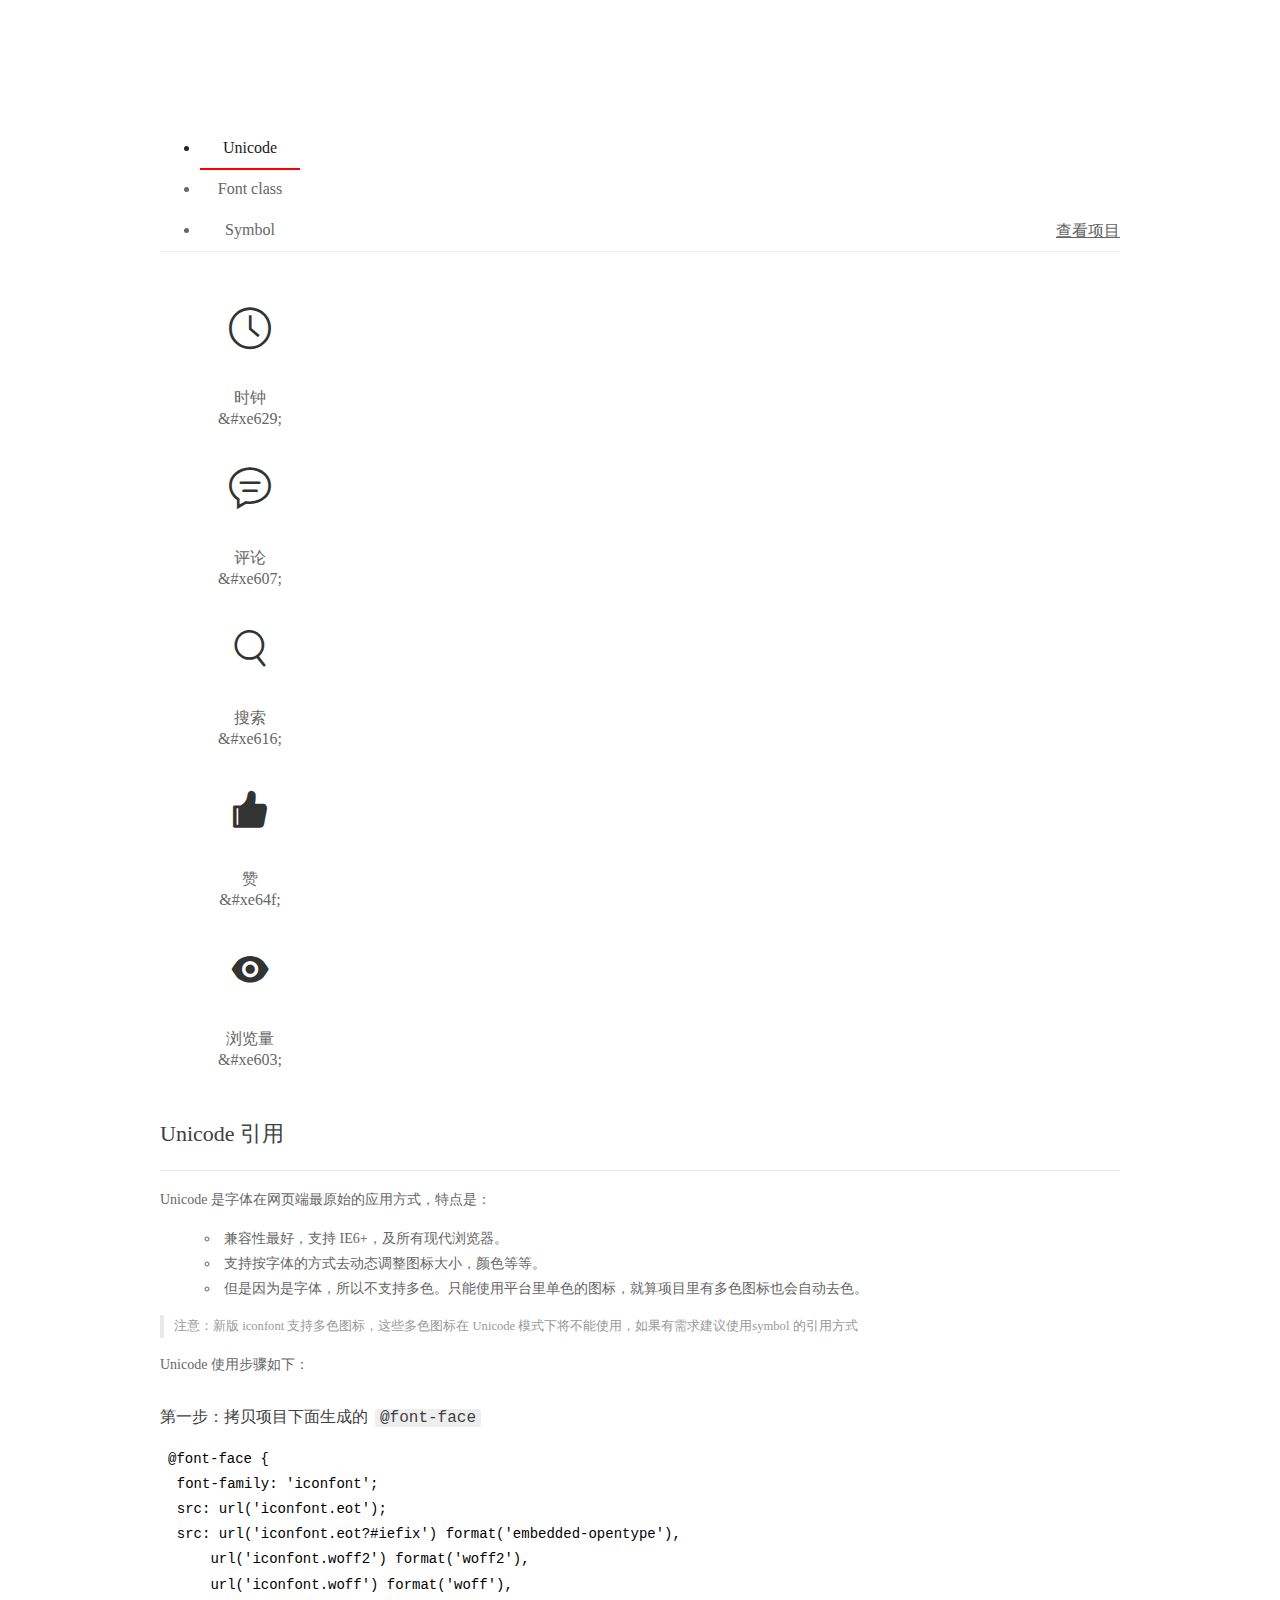
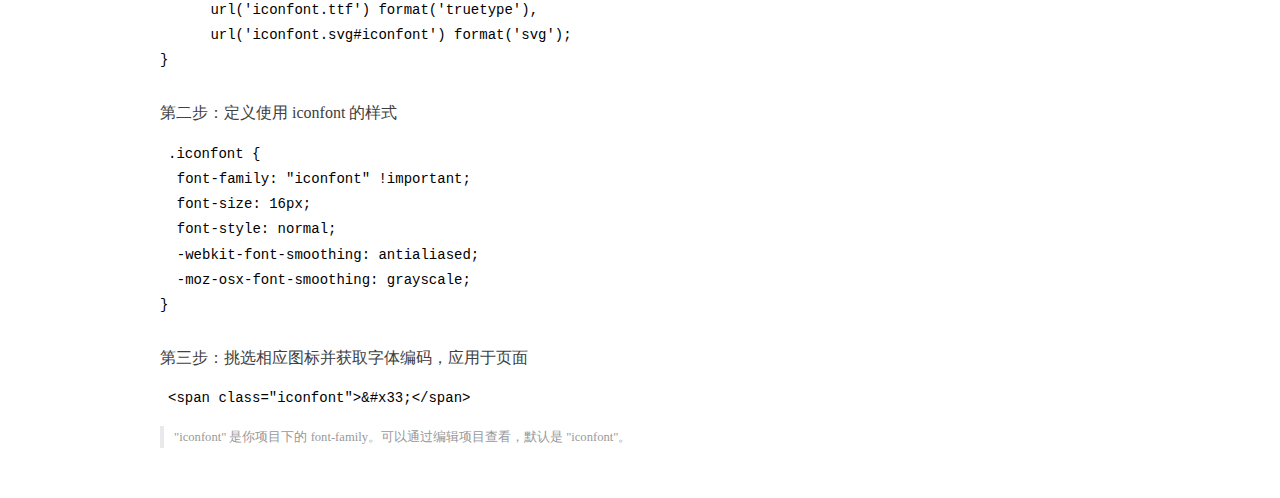
<file: imgs/font_1383731_bmvuw7jwwr5/demo_index.html>
<!DOCTYPE html>
<html>
<head>
  <meta charset="utf-8"/>
  <title>IconFont Demo</title>
  <link rel="shortcut icon" href="https://gtms04.alicdn.com/tps/i4/TB1_oz6GVXXXXaFXpXXJDFnIXXX-64-64.ico" type="image/x-icon"/>
  <link rel="stylesheet" href="https://g.alicdn.com/thx/cube/1.3.2/cube.min.css">
  <link rel="stylesheet" href="demo.css">
  <link rel="stylesheet" href="iconfont.css">
  <script src="iconfont.js"></script>
  <!-- jQuery -->
  <script src="https://a1.alicdn.com/oss/uploads/2018/12/26/7bfddb60-08e8-11e9-9b04-53e73bb6408b.js"></script>
  <!-- 代码高亮 -->
  <script src="https://a1.alicdn.com/oss/uploads/2018/12/26/a3f714d0-08e6-11e9-8a15-ebf944d7534c.js"></script>
</head>
<body>
  <div class="main">
    <h1 class="logo"><a href="https://www.iconfont.cn/" title="iconfont 首页" target="_blank">&#xe86b;</a></h1>
    <div class="nav-tabs">
      <ul id="tabs" class="dib-box">
        <li class="dib active"><span>Unicode</span></li>
        <li class="dib"><span>Font class</span></li>
        <li class="dib"><span>Symbol</span></li>
      </ul>
      
      <a href="https://www.iconfont.cn/manage/index?manage_type=myprojects&projectId=1383731" target="_blank" class="nav-more">查看项目</a>
      
    </div>
    <div class="tab-container">
      <div class="content unicode" style="display: block;">
          <ul class="icon_lists dib-box">
          
            <li class="dib">
              <span class="icon iconfont">&#xe629;</span>
                <div class="name">时钟</div>
                <div class="code-name">&amp;#xe629;</div>
              </li>
          
            <li class="dib">
              <span class="icon iconfont">&#xe607;</span>
                <div class="name">评论</div>
                <div class="code-name">&amp;#xe607;</div>
              </li>
          
            <li class="dib">
              <span class="icon iconfont">&#xe616;</span>
                <div class="name">搜索</div>
                <div class="code-name">&amp;#xe616;</div>
              </li>
          
            <li class="dib">
              <span class="icon iconfont">&#xe64f;</span>
                <div class="name">赞</div>
                <div class="code-name">&amp;#xe64f;</div>
              </li>
          
            <li class="dib">
              <span class="icon iconfont">&#xe603;</span>
                <div class="name">浏览量</div>
                <div class="code-name">&amp;#xe603;</div>
              </li>
          
          </ul>
          <div class="article markdown">
          <h2 id="unicode-">Unicode 引用</h2>
          <hr>

          <p>Unicode 是字体在网页端最原始的应用方式，特点是：</p>
          <ul>
            <li>兼容性最好，支持 IE6+，及所有现代浏览器。</li>
            <li>支持按字体的方式去动态调整图标大小，颜色等等。</li>
            <li>但是因为是字体，所以不支持多色。只能使用平台里单色的图标，就算项目里有多色图标也会自动去色。</li>
          </ul>
          <blockquote>
            <p>注意：新版 iconfont 支持多色图标，这些多色图标在 Unicode 模式下将不能使用，如果有需求建议使用symbol 的引用方式</p>
          </blockquote>
          <p>Unicode 使用步骤如下：</p>
          <h3 id="-font-face">第一步：拷贝项目下面生成的 <code>@font-face</code></h3>
<pre><code class="language-css"
>@font-face {
  font-family: 'iconfont';
  src: url('iconfont.eot');
  src: url('iconfont.eot?#iefix') format('embedded-opentype'),
      url('iconfont.woff2') format('woff2'),
      url('iconfont.woff') format('woff'),
      url('iconfont.ttf') format('truetype'),
      url('iconfont.svg#iconfont') format('svg');
}
</code></pre>
          <h3 id="-iconfont-">第二步：定义使用 iconfont 的样式</h3>
<pre><code class="language-css"
>.iconfont {
  font-family: "iconfont" !important;
  font-size: 16px;
  font-style: normal;
  -webkit-font-smoothing: antialiased;
  -moz-osx-font-smoothing: grayscale;
}
</code></pre>
          <h3 id="-">第三步：挑选相应图标并获取字体编码，应用于页面</h3>
<pre>
<code class="language-html"
>&lt;span class="iconfont"&gt;&amp;#x33;&lt;/span&gt;
</code></pre>
          <blockquote>
            <p>"iconfont" 是你项目下的 font-family。可以通过编辑项目查看，默认是 "iconfont"。</p>
          </blockquote>
          </div>
      </div>
      <div class="content font-class">
        <ul class="icon_lists dib-box">
          
          <li class="dib">
            <span class="icon iconfont icon-shizhong"></span>
            <div class="name">
              时钟
            </div>
            <div class="code-name">.icon-shizhong
            </div>
          </li>
          
          <li class="dib">
            <span class="icon iconfont icon-pinglun"></span>
            <div class="name">
              评论
            </div>
            <div class="code-name">.icon-pinglun
            </div>
          </li>
          
          <li class="dib">
            <span class="icon iconfont icon-search"></span>
            <div class="name">
              搜索
            </div>
            <div class="code-name">.icon-search
            </div>
          </li>
          
          <li class="dib">
            <span class="icon iconfont icon-zan"></span>
            <div class="name">
              赞
            </div>
            <div class="code-name">.icon-zan
            </div>
          </li>
          
          <li class="dib">
            <span class="icon iconfont icon-liulanliang"></span>
            <div class="name">
              浏览量
            </div>
            <div class="code-name">.icon-liulanliang
            </div>
          </li>
          
        </ul>
        <div class="article markdown">
        <h2 id="font-class-">font-class 引用</h2>
        <hr>

        <p>font-class 是 Unicode 使用方式的一种变种，主要是解决 Unicode 书写不直观，语意不明确的问题。</p>
        <p>与 Unicode 使用方式相比，具有如下特点：</p>
        <ul>
          <li>兼容性良好，支持 IE8+，及所有现代浏览器。</li>
          <li>相比于 Unicode 语意明确，书写更直观。可以很容易分辨这个 icon 是什么。</li>
          <li>因为使用 class 来定义图标，所以当要替换图标时，只需要修改 class 里面的 Unicode 引用。</li>
          <li>不过因为本质上还是使用的字体，所以多色图标还是不支持的。</li>
        </ul>
        <p>使用步骤如下：</p>
        <h3 id="-fontclass-">第一步：引入项目下面生成的 fontclass 代码：</h3>
<pre><code class="language-html">&lt;link rel="stylesheet" href="./iconfont.css"&gt;
</code></pre>
        <h3 id="-">第二步：挑选相应图标并获取类名，应用于页面：</h3>
<pre><code class="language-html">&lt;span class="iconfont icon-xxx"&gt;&lt;/span&gt;
</code></pre>
        <blockquote>
          <p>"
            iconfont" 是你项目下的 font-family。可以通过编辑项目查看，默认是 "iconfont"。</p>
        </blockquote>
      </div>
      </div>
      <div class="content symbol">
          <ul class="icon_lists dib-box">
          
            <li class="dib">
                <svg class="icon svg-icon" aria-hidden="true">
                  <use xlink:href="#icon-shizhong"></use>
                </svg>
                <div class="name">时钟</div>
                <div class="code-name">#icon-shizhong</div>
            </li>
          
            <li class="dib">
                <svg class="icon svg-icon" aria-hidden="true">
                  <use xlink:href="#icon-pinglun"></use>
                </svg>
                <div class="name">评论</div>
                <div class="code-name">#icon-pinglun</div>
            </li>
          
            <li class="dib">
                <svg class="icon svg-icon" aria-hidden="true">
                  <use xlink:href="#icon-search"></use>
                </svg>
                <div class="name">搜索</div>
                <div class="code-name">#icon-search</div>
            </li>
          
            <li class="dib">
                <svg class="icon svg-icon" aria-hidden="true">
                  <use xlink:href="#icon-zan"></use>
                </svg>
                <div class="name">赞</div>
                <div class="code-name">#icon-zan</div>
            </li>
          
            <li class="dib">
                <svg class="icon svg-icon" aria-hidden="true">
                  <use xlink:href="#icon-liulanliang"></use>
                </svg>
                <div class="name">浏览量</div>
                <div class="code-name">#icon-liulanliang</div>
            </li>
          
          </ul>
          <div class="article markdown">
          <h2 id="symbol-">Symbol 引用</h2>
          <hr>

          <p>这是一种全新的使用方式，应该说这才是未来的主流，也是平台目前推荐的用法。相关介绍可以参考这篇<a href="">文章</a>
            这种用法其实是做了一个 SVG 的集合，与另外两种相比具有如下特点：</p>
          <ul>
            <li>支持多色图标了，不再受单色限制。</li>
            <li>通过一些技巧，支持像字体那样，通过 <code>font-size</code>, <code>color</code> 来调整样式。</li>
            <li>兼容性较差，支持 IE9+，及现代浏览器。</li>
            <li>浏览器渲染 SVG 的性能一般，还不如 png。</li>
          </ul>
          <p>使用步骤如下：</p>
          <h3 id="-symbol-">第一步：引入项目下面生成的 symbol 代码：</h3>
<pre><code class="language-html">&lt;script src="./iconfont.js"&gt;&lt;/script&gt;
</code></pre>
          <h3 id="-css-">第二步：加入通用 CSS 代码（引入一次就行）：</h3>
<pre><code class="language-html">&lt;style&gt;
.icon {
  width: 1em;
  height: 1em;
  vertical-align: -0.15em;
  fill: currentColor;
  overflow: hidden;
}
&lt;/style&gt;
</code></pre>
          <h3 id="-">第三步：挑选相应图标并获取类名，应用于页面：</h3>
<pre><code class="language-html">&lt;svg class="icon" aria-hidden="true"&gt;
  &lt;use xlink:href="#icon-xxx"&gt;&lt;/use&gt;
&lt;/svg&gt;
</code></pre>
          </div>
      </div>

    </div>
  </div>
  <script>
  $(document).ready(function () {
      $('.tab-container .content:first').show()

      $('#tabs li').click(function (e) {
        var tabContent = $('.tab-container .content')
        var index = $(this).index()

        if ($(this).hasClass('active')) {
          return
        } else {
          $('#tabs li').removeClass('active')
          $(this).addClass('active')

          tabContent.hide().eq(index).fadeIn()
        }
      })
    })
  </script>
</body>
</html>
</file>
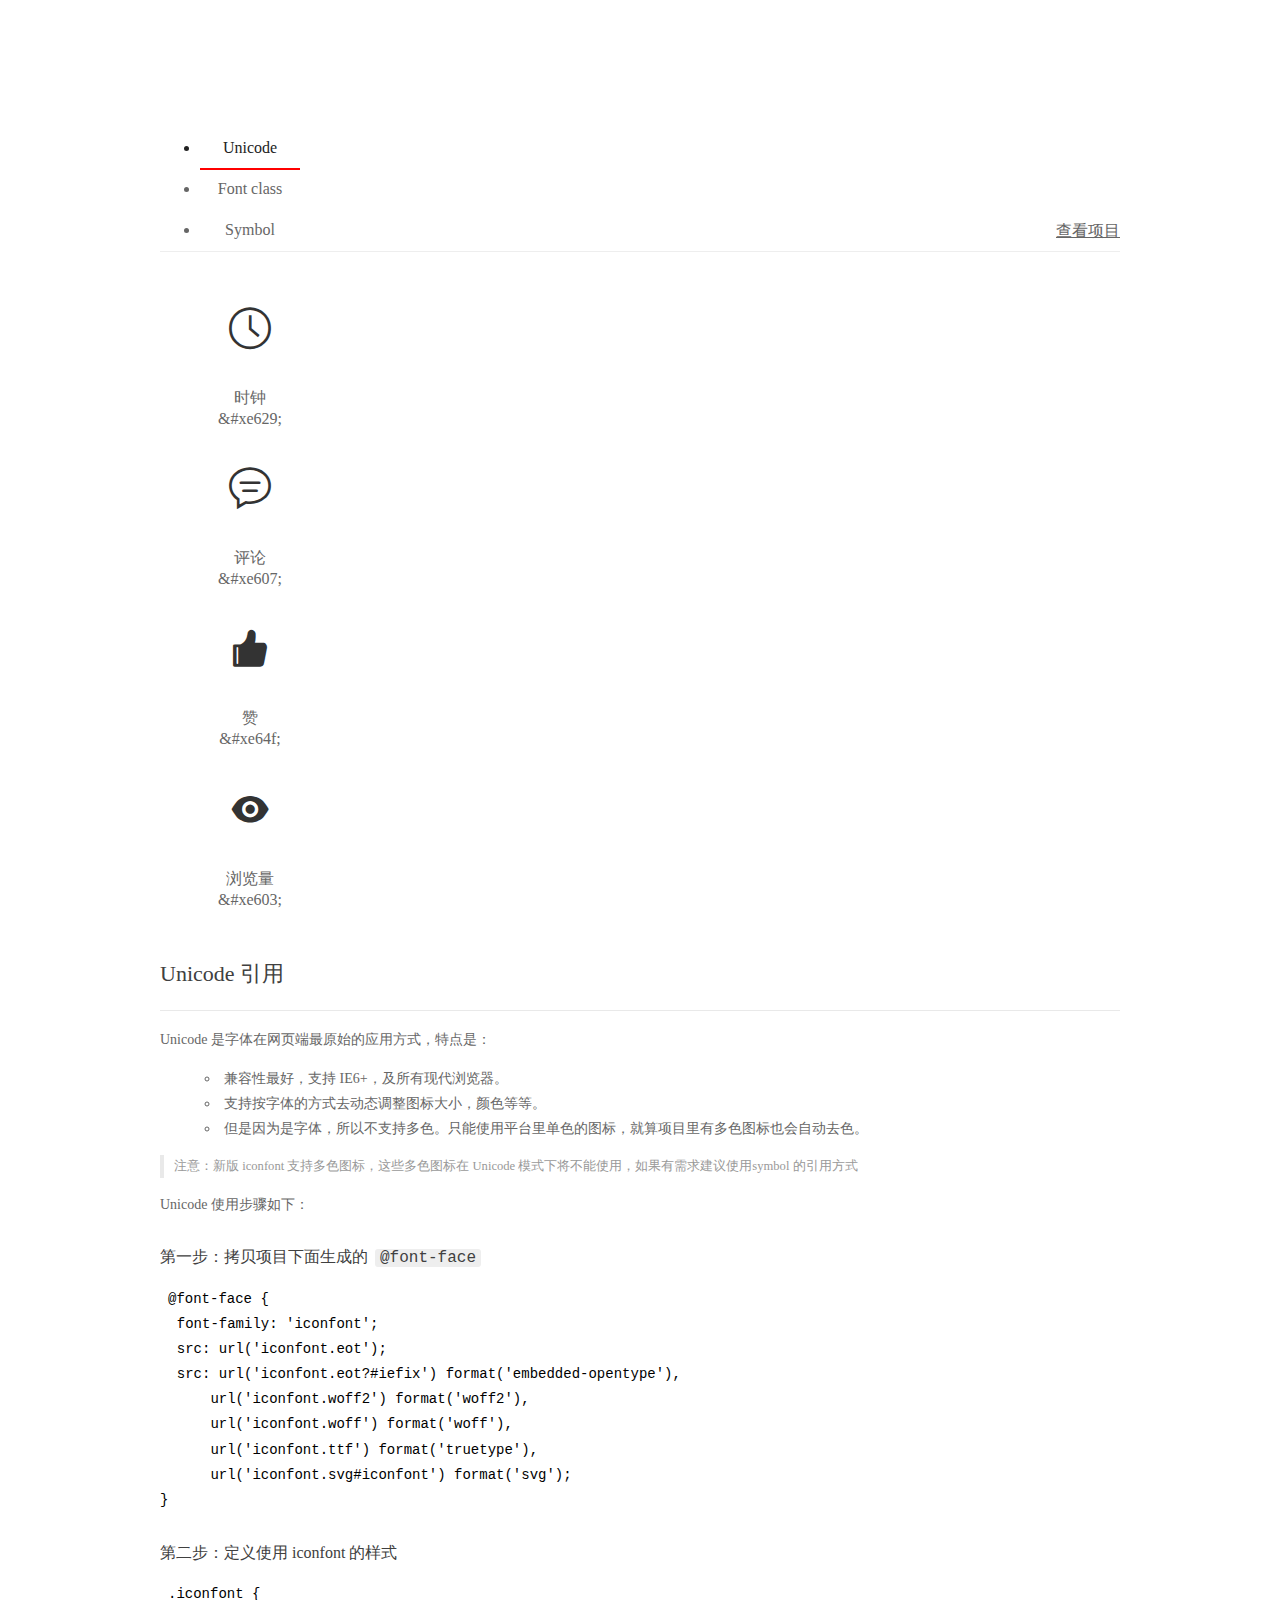
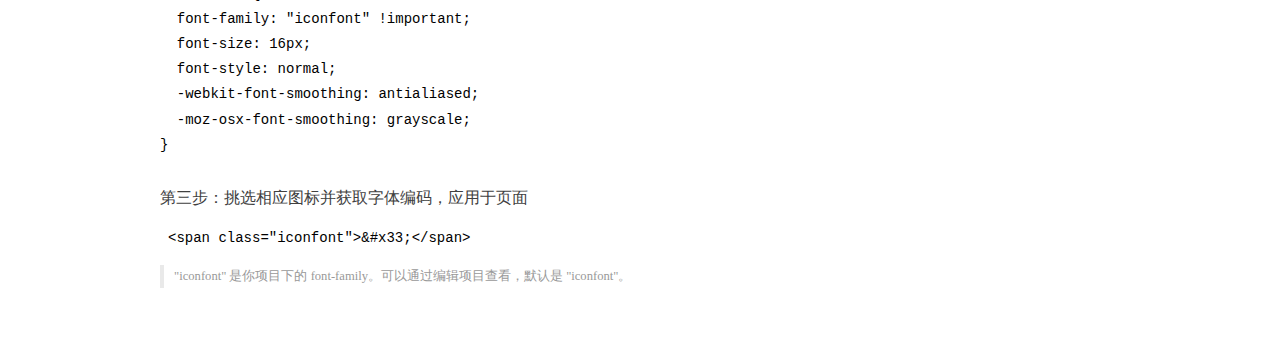
<file: imgs/font_1383731_wlr2wb495os/demo_index.html>
<!DOCTYPE html>
<html>
<head>
  <meta charset="utf-8"/>
  <title>IconFont Demo</title>
  <link rel="shortcut icon" href="https://gtms04.alicdn.com/tps/i4/TB1_oz6GVXXXXaFXpXXJDFnIXXX-64-64.ico" type="image/x-icon"/>
  <link rel="stylesheet" href="https://g.alicdn.com/thx/cube/1.3.2/cube.min.css">
  <link rel="stylesheet" href="demo.css">
  <link rel="stylesheet" href="iconfont.css">
  <script src="iconfont.js"></script>
  <!-- jQuery -->
  <script src="https://a1.alicdn.com/oss/uploads/2018/12/26/7bfddb60-08e8-11e9-9b04-53e73bb6408b.js"></script>
  <!-- 代码高亮 -->
  <script src="https://a1.alicdn.com/oss/uploads/2018/12/26/a3f714d0-08e6-11e9-8a15-ebf944d7534c.js"></script>
</head>
<body>
  <div class="main">
    <h1 class="logo"><a href="https://www.iconfont.cn/" title="iconfont 首页" target="_blank">&#xe86b;</a></h1>
    <div class="nav-tabs">
      <ul id="tabs" class="dib-box">
        <li class="dib active"><span>Unicode</span></li>
        <li class="dib"><span>Font class</span></li>
        <li class="dib"><span>Symbol</span></li>
      </ul>
      
      <a href="https://www.iconfont.cn/manage/index?manage_type=myprojects&projectId=1383731" target="_blank" class="nav-more">查看项目</a>
      
    </div>
    <div class="tab-container">
      <div class="content unicode" style="display: block;">
          <ul class="icon_lists dib-box">
          
            <li class="dib">
              <span class="icon iconfont">&#xe629;</span>
                <div class="name">时钟</div>
                <div class="code-name">&amp;#xe629;</div>
              </li>
          
            <li class="dib">
              <span class="icon iconfont">&#xe607;</span>
                <div class="name">评论</div>
                <div class="code-name">&amp;#xe607;</div>
              </li>
          
            <li class="dib">
              <span class="icon iconfont">&#xe64f;</span>
                <div class="name">赞</div>
                <div class="code-name">&amp;#xe64f;</div>
              </li>
          
            <li class="dib">
              <span class="icon iconfont">&#xe603;</span>
                <div class="name">浏览量</div>
                <div class="code-name">&amp;#xe603;</div>
              </li>
          
          </ul>
          <div class="article markdown">
          <h2 id="unicode-">Unicode 引用</h2>
          <hr>

          <p>Unicode 是字体在网页端最原始的应用方式，特点是：</p>
          <ul>
            <li>兼容性最好，支持 IE6+，及所有现代浏览器。</li>
            <li>支持按字体的方式去动态调整图标大小，颜色等等。</li>
            <li>但是因为是字体，所以不支持多色。只能使用平台里单色的图标，就算项目里有多色图标也会自动去色。</li>
          </ul>
          <blockquote>
            <p>注意：新版 iconfont 支持多色图标，这些多色图标在 Unicode 模式下将不能使用，如果有需求建议使用symbol 的引用方式</p>
          </blockquote>
          <p>Unicode 使用步骤如下：</p>
          <h3 id="-font-face">第一步：拷贝项目下面生成的 <code>@font-face</code></h3>
<pre><code class="language-css"
>@font-face {
  font-family: 'iconfont';
  src: url('iconfont.eot');
  src: url('iconfont.eot?#iefix') format('embedded-opentype'),
      url('iconfont.woff2') format('woff2'),
      url('iconfont.woff') format('woff'),
      url('iconfont.ttf') format('truetype'),
      url('iconfont.svg#iconfont') format('svg');
}
</code></pre>
          <h3 id="-iconfont-">第二步：定义使用 iconfont 的样式</h3>
<pre><code class="language-css"
>.iconfont {
  font-family: "iconfont" !important;
  font-size: 16px;
  font-style: normal;
  -webkit-font-smoothing: antialiased;
  -moz-osx-font-smoothing: grayscale;
}
</code></pre>
          <h3 id="-">第三步：挑选相应图标并获取字体编码，应用于页面</h3>
<pre>
<code class="language-html"
>&lt;span class="iconfont"&gt;&amp;#x33;&lt;/span&gt;
</code></pre>
          <blockquote>
            <p>"iconfont" 是你项目下的 font-family。可以通过编辑项目查看，默认是 "iconfont"。</p>
          </blockquote>
          </div>
      </div>
      <div class="content font-class">
        <ul class="icon_lists dib-box">
          
          <li class="dib">
            <span class="icon iconfont icon-shizhong"></span>
            <div class="name">
              时钟
            </div>
            <div class="code-name">.icon-shizhong
            </div>
          </li>
          
          <li class="dib">
            <span class="icon iconfont icon-pinglun"></span>
            <div class="name">
              评论
            </div>
            <div class="code-name">.icon-pinglun
            </div>
          </li>
          
          <li class="dib">
            <span class="icon iconfont icon-zan"></span>
            <div class="name">
              赞
            </div>
            <div class="code-name">.icon-zan
            </div>
          </li>
          
          <li class="dib">
            <span class="icon iconfont icon-liulanliang"></span>
            <div class="name">
              浏览量
            </div>
            <div class="code-name">.icon-liulanliang
            </div>
          </li>
          
        </ul>
        <div class="article markdown">
        <h2 id="font-class-">font-class 引用</h2>
        <hr>

        <p>font-class 是 Unicode 使用方式的一种变种，主要是解决 Unicode 书写不直观，语意不明确的问题。</p>
        <p>与 Unicode 使用方式相比，具有如下特点：</p>
        <ul>
          <li>兼容性良好，支持 IE8+，及所有现代浏览器。</li>
          <li>相比于 Unicode 语意明确，书写更直观。可以很容易分辨这个 icon 是什么。</li>
          <li>因为使用 class 来定义图标，所以当要替换图标时，只需要修改 class 里面的 Unicode 引用。</li>
          <li>不过因为本质上还是使用的字体，所以多色图标还是不支持的。</li>
        </ul>
        <p>使用步骤如下：</p>
        <h3 id="-fontclass-">第一步：引入项目下面生成的 fontclass 代码：</h3>
<pre><code class="language-html">&lt;link rel="stylesheet" href="./iconfont.css"&gt;
</code></pre>
        <h3 id="-">第二步：挑选相应图标并获取类名，应用于页面：</h3>
<pre><code class="language-html">&lt;span class="iconfont icon-xxx"&gt;&lt;/span&gt;
</code></pre>
        <blockquote>
          <p>"
            iconfont" 是你项目下的 font-family。可以通过编辑项目查看，默认是 "iconfont"。</p>
        </blockquote>
      </div>
      </div>
      <div class="content symbol">
          <ul class="icon_lists dib-box">
          
            <li class="dib">
                <svg class="icon svg-icon" aria-hidden="true">
                  <use xlink:href="#icon-shizhong"></use>
                </svg>
                <div class="name">时钟</div>
                <div class="code-name">#icon-shizhong</div>
            </li>
          
            <li class="dib">
                <svg class="icon svg-icon" aria-hidden="true">
                  <use xlink:href="#icon-pinglun"></use>
                </svg>
                <div class="name">评论</div>
                <div class="code-name">#icon-pinglun</div>
            </li>
          
            <li class="dib">
                <svg class="icon svg-icon" aria-hidden="true">
                  <use xlink:href="#icon-zan"></use>
                </svg>
                <div class="name">赞</div>
                <div class="code-name">#icon-zan</div>
            </li>
          
            <li class="dib">
                <svg class="icon svg-icon" aria-hidden="true">
                  <use xlink:href="#icon-liulanliang"></use>
                </svg>
                <div class="name">浏览量</div>
                <div class="code-name">#icon-liulanliang</div>
            </li>
          
          </ul>
          <div class="article markdown">
          <h2 id="symbol-">Symbol 引用</h2>
          <hr>

          <p>这是一种全新的使用方式，应该说这才是未来的主流，也是平台目前推荐的用法。相关介绍可以参考这篇<a href="">文章</a>
            这种用法其实是做了一个 SVG 的集合，与另外两种相比具有如下特点：</p>
          <ul>
            <li>支持多色图标了，不再受单色限制。</li>
            <li>通过一些技巧，支持像字体那样，通过 <code>font-size</code>, <code>color</code> 来调整样式。</li>
            <li>兼容性较差，支持 IE9+，及现代浏览器。</li>
            <li>浏览器渲染 SVG 的性能一般，还不如 png。</li>
          </ul>
          <p>使用步骤如下：</p>
          <h3 id="-symbol-">第一步：引入项目下面生成的 symbol 代码：</h3>
<pre><code class="language-html">&lt;script src="./iconfont.js"&gt;&lt;/script&gt;
</code></pre>
          <h3 id="-css-">第二步：加入通用 CSS 代码（引入一次就行）：</h3>
<pre><code class="language-html">&lt;style&gt;
.icon {
  width: 1em;
  height: 1em;
  vertical-align: -0.15em;
  fill: currentColor;
  overflow: hidden;
}
&lt;/style&gt;
</code></pre>
          <h3 id="-">第三步：挑选相应图标并获取类名，应用于页面：</h3>
<pre><code class="language-html">&lt;svg class="icon" aria-hidden="true"&gt;
  &lt;use xlink:href="#icon-xxx"&gt;&lt;/use&gt;
&lt;/svg&gt;
</code></pre>
          </div>
      </div>

    </div>
  </div>
  <script>
  $(document).ready(function () {
      $('.tab-container .content:first').show()

      $('#tabs li').click(function (e) {
        var tabContent = $('.tab-container .content')
        var index = $(this).index()

        if ($(this).hasClass('active')) {
          return
        } else {
          $('#tabs li').removeClass('active')
          $(this).addClass('active')

          tabContent.hide().eq(index).fadeIn()
        }
      })
    })
  </script>
</body>
</html>
</file>
<file: font/demo.css>
/* Logo 字体 */
@font-face {
  font-family: "iconfont logo";
  src: url('https://at.alicdn.com/t/font_985780_km7mi63cihi.eot?t=1545807318834');
  src: url('https://at.alicdn.com/t/font_985780_km7mi63cihi.eot?t=1545807318834#iefix') format('embedded-opentype'),
    url('https://at.alicdn.com/t/font_985780_km7mi63cihi.woff?t=1545807318834') format('woff'),
    url('https://at.alicdn.com/t/font_985780_km7mi63cihi.ttf?t=1545807318834') format('truetype'),
    url('https://at.alicdn.com/t/font_985780_km7mi63cihi.svg?t=1545807318834#iconfont') format('svg');
}

.logo {
  font-family: "iconfont logo";
  font-size: 160px;
  font-style: normal;
  -webkit-font-smoothing: antialiased;
  -moz-osx-font-smoothing: grayscale;
}

/* tabs */
.nav-tabs {
  position: relative;
}

.nav-tabs .nav-more {
  position: absolute;
  right: 0;
  bottom: 0;
  height: 42px;
  line-height: 42px;
  color: #666;
}

#tabs {
  border-bottom: 1px solid #eee;
}

#tabs li {
  cursor: pointer;
  width: 100px;
  height: 40px;
  line-height: 40px;
  text-align: center;
  font-size: 16px;
  border-bottom: 2px solid transparent;
  position: relative;
  z-index: 1;
  margin-bottom: -1px;
  color: #666;
}


#tabs .active {
  border-bottom-color: #f00;
  color: #222;
}

.tab-container .content {
  display: none;
}

/* 页面布局 */
.main {
  padding: 30px 100px;
  width: 960px;
  margin: 0 auto;
}

.main .logo {
  color: #333;
  text-align: left;
  margin-bottom: 30px;
  line-height: 1;
  height: 110px;
  margin-top: -50px;
  overflow: hidden;
  *zoom: 1;
}

.main .logo a {
  font-size: 160px;
  color: #333;
}

.helps {
  margin-top: 40px;
}

.helps pre {
  padding: 20px;
  margin: 10px 0;
  border: solid 1px #e7e1cd;
  background-color: #fffdef;
  overflow: auto;
}

.icon_lists {
  width: 100% !important;
  overflow: hidden;
  *zoom: 1;
}

.icon_lists li {
  width: 100px;
  margin-bottom: 10px;
  margin-right: 20px;
  text-align: center;
  list-style: none !important;
  cursor: default;
}

.icon_lists li .code-name {
  line-height: 1.2;
}

.icon_lists .icon {
  display: block;
  height: 100px;
  line-height: 100px;
  font-size: 42px;
  margin: 10px auto;
  color: #333;
  -webkit-transition: font-size 0.25s linear, width 0.25s linear;
  -moz-transition: font-size 0.25s linear, width 0.25s linear;
  transition: font-size 0.25s linear, width 0.25s linear;
}

.icon_lists .icon:hover {
  font-size: 100px;
}

.icon_lists .svg-icon {
  /* 通过设置 font-size 来改变图标大小 */
  width: 1em;
  /* 图标和文字相邻时，垂直对齐 */
  vertical-align: -0.15em;
  /* 通过设置 color 来改变 SVG 的颜色/fill */
  fill: currentColor;
  /* path 和 stroke 溢出 viewBox 部分在 IE 下会显示
      normalize.css 中也包含这行 */
  overflow: hidden;
}

.icon_lists li .name,
.icon_lists li .code-name {
  color: #666;
}

/* markdown 样式 */
.markdown {
  color: #666;
  font-size: 14px;
  line-height: 1.8;
}

.highlight {
  line-height: 1.5;
}

.markdown img {
  vertical-align: middle;
  max-width: 100%;
}

.markdown h1 {
  color: #404040;
  font-weight: 500;
  line-height: 40px;
  margin-bottom: 24px;
}

.markdown h2,
.markdown h3,
.markdown h4,
.markdown h5,
.markdown h6 {
  color: #404040;
  margin: 1.6em 0 0.6em 0;
  font-weight: 500;
  clear: both;
}

.markdown h1 {
  font-size: 28px;
}

.markdown h2 {
  font-size: 22px;
}

.markdown h3 {
  font-size: 16px;
}

.markdown h4 {
  font-size: 14px;
}

.markdown h5 {
  font-size: 12px;
}

.markdown h6 {
  font-size: 12px;
}

.markdown hr {
  height: 1px;
  border: 0;
  background: #e9e9e9;
  margin: 16px 0;
  clear: both;
}

.markdown p {
  margin: 1em 0;
}

.markdown>p,
.markdown>blockquote,
.markdown>.highlight,
.markdown>ol,
.markdown>ul {
  width: 80%;
}

.markdown ul>li {
  list-style: circle;
}

.markdown>ul li,
.markdown blockquote ul>li {
  margin-left: 20px;
  padding-left: 4px;
}

.markdown>ul li p,
.markdown>ol li p {
  margin: 0.6em 0;
}

.markdown ol>li {
  list-style: decimal;
}

.markdown>ol li,
.markdown blockquote ol>li {
  margin-left: 20px;
  padding-left: 4px;
}

.markdown code {
  margin: 0 3px;
  padding: 0 5px;
  background: #eee;
  border-radius: 3px;
}

.markdown strong,
.markdown b {
  font-weight: 600;
}

.markdown>table {
  border-collapse: collapse;
  border-spacing: 0px;
  empty-cells: show;
  border: 1px solid #e9e9e9;
  width: 95%;
  margin-bottom: 24px;
}

.markdown>table th {
  white-space: nowrap;
  color: #333;
  font-weight: 600;
}

.markdown>table th,
.markdown>table td {
  border: 1px solid #e9e9e9;
  padding: 8px 16px;
  text-align: left;
}

.markdown>table th {
  background: #F7F7F7;
}

.markdown blockquote {
  font-size: 90%;
  color: #999;
  border-left: 4px solid #e9e9e9;
  padding-left: 0.8em;
  margin: 1em 0;
}

.markdown blockquote p {
  margin: 0;
}

.markdown .anchor {
  opacity: 0;
  transition: opacity 0.3s ease;
  margin-left: 8px;
}

.markdown .waiting {
  color: #ccc;
}

.markdown h1:hover .anchor,
.markdown h2:hover .anchor,
.markdown h3:hover .anchor,
.markdown h4:hover .anchor,
.markdown h5:hover .anchor,
.markdown h6:hover .anchor {
  opacity: 1;
  display: inline-block;
}

.markdown>br,
.markdown>p>br {
  clear: both;
}


.hljs {
  display: block;
  background: white;
  padding: 0.5em;
  color: #333333;
  overflow-x: auto;
}

.hljs-comment,
.hljs-meta {
  color: #969896;
}

.hljs-string,
.hljs-variable,
.hljs-template-variable,
.hljs-strong,
.hljs-emphasis,
.hljs-quote {
  color: #df5000;
}

.hljs-keyword,
.hljs-selector-tag,
.hljs-type {
  color: #a71d5d;
}

.hljs-literal,
.hljs-symbol,
.hljs-bullet,
.hljs-attribute {
  color: #0086b3;
}

.hljs-section,
.hljs-name {
  color: #63a35c;
}

.hljs-tag {
  color: #333333;
}

.hljs-title,
.hljs-attr,
.hljs-selector-id,
.hljs-selector-class,
.hljs-selector-attr,
.hljs-selector-pseudo {
  color: #795da3;
}

.hljs-addition {
  color: #55a532;
  background-color: #eaffea;
}

.hljs-deletion {
  color: #bd2c00;
  background-color: #ffecec;
}

.hljs-link {
  text-decoration: underline;
}

/* 代码高亮 */
/* PrismJS 1.15.0
https://prismjs.com/download.html#themes=prism&languages=markup+css+clike+javascript */
/**
 * prism.js default theme for JavaScript, CSS and HTML
 * Based on dabblet (http://dabblet.com)
 * @author Lea Verou
 */
code[class*="language-"],
pre[class*="language-"] {
  color: black;
  background: none;
  text-shadow: 0 1px white;
  font-family: Consolas, Monaco, 'Andale Mono', 'Ubuntu Mono', monospace;
  text-align: left;
  white-space: pre;
  word-spacing: normal;
  word-break: normal;
  word-wrap: normal;
  line-height: 1.5;

  -moz-tab-size: 4;
  -o-tab-size: 4;
  tab-size: 4;

  -webkit-hyphens: none;
  -moz-hyphens: none;
  -ms-hyphens: none;
  hyphens: none;
}

pre[class*="language-"]::-moz-selection,
pre[class*="language-"] ::-moz-selection,
code[class*="language-"]::-moz-selection,
code[class*="language-"] ::-moz-selection {
  text-shadow: none;
  background: #b3d4fc;
}

pre[class*="language-"]::selection,
pre[class*="language-"] ::selection,
code[class*="language-"]::selection,
code[class*="language-"] ::selection {
  text-shadow: none;
  background: #b3d4fc;
}

@media print {

  code[class*="language-"],
  pre[class*="language-"] {
    text-shadow: none;
  }
}

/* Code blocks */
pre[class*="language-"] {
  padding: 1em;
  margin: .5em 0;
  overflow: auto;
}

:not(pre)>code[class*="language-"],
pre[class*="language-"] {
  background: #f5f2f0;
}

/* Inline code */
:not(pre)>code[class*="language-"] {
  padding: .1em;
  border-radius: .3em;
  white-space: normal;
}

.token.comment,
.token.prolog,
.token.doctype,
.token.cdata {
  color: slategray;
}

.token.punctuation {
  color: #999;
}

.namespace {
  opacity: .7;
}

.token.property,
.token.tag,
.token.boolean,
.token.number,
.token.constant,
.token.symbol,
.token.deleted {
  color: #905;
}

.token.selector,
.token.attr-name,
.token.string,
.token.char,
.token.builtin,
.token.inserted {
  color: #690;
}

.token.operator,
.token.entity,
.token.url,
.language-css .token.string,
.style .token.string {
  color: #9a6e3a;
  background: hsla(0, 0%, 100%, .5);
}

.token.atrule,
.token.attr-value,
.token.keyword {
  color: #07a;
}

.token.function,
.token.class-name {
  color: #DD4A68;
}

.token.regex,
.token.important,
.token.variable {
  color: #e90;
}

.token.important,
.token.bold {
  font-weight: bold;
}

.token.italic {
  font-style: italic;
}

.token.entity {
  cursor: help;
}
</file>
<file: font/iconfont.css>
@font-face {font-family: "iconfont";
  src: url('iconfont.eot?t=1568721455748'); /* IE9 */
  src: url('iconfont.eot?t=1568721455748#iefix') format('embedded-opentype'), /* IE6-IE8 */
  url('[data-uri]') format('woff2'),
  url('iconfont.woff?t=1568721455748') format('woff'),
  url('iconfont.ttf?t=1568721455748') format('truetype'), /* chrome, firefox, opera, Safari, Android, iOS 4.2+ */
  url('iconfont.svg?t=1568721455748#iconfont') format('svg'); /* iOS 4.1- */
}

.iconfont {
  font-family: "iconfont" !important;
  font-size: 16px;
  font-style: normal;
  -webkit-font-smoothing: antialiased;
  -moz-osx-font-smoothing: grayscale;
}

.icon-buoumaotubiao48:before {
  content: "\e62b";
}

.icon-caozuo-shangla:before {
  content: "\e60d";
}

.icon-icon-:before {
  content: "\e627";
}

.icon-xiala-:before {
  content: "\e609";
}

.icon-dianzan:before {
  content: "\e62a";
}
</file>
<file: css/finalend.css>
body{
	min-width: 1200px;
	padding-left: 0;
	padding-right: 0px;

}
.l-main-footer{
	height: 340px;
	background:black;
	width: 100%;
	position: relative;
}
.l-footer-heart{
	width: 1200px;
	margin:0 auto;
	height: 100%;
	
}
.l-endlist-box{
	overflow:hidden;
}
.l-end{
	width: 190px;
	height: 200px;
	margin-top:66px;
	float:left;
}
.l-end-title{
	height: 30px;
    margin-bottom: 40px;
    color: #FFF;
    font-size: 20px;
    line-height: 30px;
    font-weight: 400;
    text-align: center;
}
.l-end a{
	font-size: 14px;
    color: #fff;
    font-weight: 300;
    line-height: 20px;
    text-decoration: none;
}
.l-end>ul{
	border-right:1px solid white;
	list-style:none;
}
.l-end>ul>li{
	line-height: 20px;
	margin-bottom: 16px;
	text-align:center;
	font-size: 14px;
    color: #fff;
    font-weight: 300;
    line-height: 20px;
    text-decoration: none;
}
.l-end-erweima{
	text-align: center;
    height: 130px;
}
.l-end-erweima>img{
	width: 120px;
    height: 120px;
    padding-top: 5px;
}
.l-end-connect{
	position:relative;
	width: 280px;
	margin-left:20px;
	
}
.l-end-connect>ul>li{
	text-align:left;
	margin-bottom:10px;
}
.l-end-connect>ul{
	padding:0px 20px;
	box-sizing:border-box;
}

.l-end-qq{
	width: 92px;
	height: 22px;
	background:url('../imgs/qq.png') no-repeat;
	position:absolute;
	top: 67px;
    left: 55px;
    cursor:pointer;
}
.l-end-erweima{
	border-right:1px solid white;
}
.l-end-copyright{
	width: 290px;
	margin-left:40px;
}
.l-end-copyright>ul>li{
	text-align:left;
	font-size:12px;
}
.l-end-copyright>ul{
	border-right:none;
}

.final-end{
	margin: 0 auto; 
	text-align:center;
	margin-top: 30px; 
	font-size: 16px;
}
.final-end>a{
	color:white;
	text-decoration:none;
}
.moble-link-a{
	position:relative;
}
.moble-link-a:hover>.moble-link{
	display:block;
}
.final-end .need{
	margin-right:25px;
}
.moble-link{
	position: absolute;
    background: url('../imgs/mobile-android-link.png') no-repeat;
    width: 122px;
    height: 131px;
    bottom: 20px;
    left:0px;
    display: none;
}
.final-end-img-a{
	position:relative;
}
.final-end-img{
	width: 20px;
	height: 20px;
	background:url(../imgs/batb.png) no-repeat;
	position:absolute;
	bottom:0px;
	left:-3px;
}
</file>
<file: css/yipinghui.css>
*{
	margin: 0;
	padding: 0;
}
body{
	min-width: 1200px;
	padding-left: 0;
	padding-right: 0px;

}
#l-main-nav-box{
	width: 100%;
	background: #090810;
}
.main-nav-uls{
	list-style:none;
	overflow:hidden;
	float:left;
}
.main-nav-uls>li{
	float:left;	
}
.main-nav-uls>li>a{
	color: #FFF;
    display: inline-block;
    font-size: 18px;
    height: 60px;
    line-height: 60px;
    padding-left: 12px;
    padding-right: 12px;
    margin-left: 2px;
    margin-right: 2px;
    position: relative;
    text-decoration:none;
}
.l-main-nav{
	height: 60px;
	width: 1200px;
	margin:0px auto;
	// overflow:hidden;
}
.nav-logo{
	float:left;
	margin-top:16px;
	margin-right: 15px;
}
.nav-relo{
	height:30px;
	float:right;
	margin-top:10px;
	position:relative;
	overflow:hidden;
}
.fixed-line{
	float:left;
	width: 1px;
	height: 15px;
	background:white;
	margin-top:8px;
	margin-right: 20px;
}
.nav-fixed-research-box{
	float:left;
	padding-right: 10px;
	margin-top:2px;

}
.nav-relo-fixed{
	float:right;
}
.nav-relo-fixed>a{
	color:white;
	font-size: 18px;
	margin-left: 15px;
	text-decoration: none;
	line-height:30px;
}
.nav-relo>a{
	color:white;
	font-size: 18px;
	margin-left: 15px;
	text-decoration: none;
	line-height:30px;
}
.nav-fixed-research{
	width: 23px;
	height: 23px;
	background:url(../imgs/spirit.png) no-repeat;
	background-position:0px 0px;
	display:inline-block;
	cursor:pointer;
}

.nav-relo>a:hover{
	color:white;
	text-decoration: none;
}
.nav-login::after{
	content: '';
	width: 1px;
	height: 16px;
	background:white;
	position:absolute;
	right: 46px;
	top:7px;
}
.search-hiden{
	width: 420px;
	height: 42px;
	// background:red;
	color: #595959;
    // border-bottom: 2px solid #777777;
}
.l-main{
	width: 1200px;
	margin:0px auto;
}

/* main头部选择栏 */
.l-main-chose{
	width: 100%;
	height: 58px;
    border-bottom: 2px solid #e7e8e9;
	
}
.l-chose-left{
	width: 787px;
	height: 100%;
	overflow:hidden;

	float:left;
}
.l-chose-left-uls{
	list-style: none;
	// overflow: hidden;
	margin:18px auto;
	position:absolute;
}
.l-chose-left-uls>li{
	width: 66px;
	color:#595959;
	float: left;
	font-size:16.2px;
	text-align: center;
	cursor: pointer;
	border-bottom: 2px solid transparent;
	padding-bottom: 19px;
	// position:relative;
}
.l-chose-left-uls>li a{
	text-decoration: none;
	color:#595959;
	font-size:16.2px;
}
.l-li-fat~li{
	padding-left:10px;
	padding-right:10px;
}
 .l-chose-left-uls>li:hover{
	color:red;
	border-bottom:2px solid red;
} 
.l-chose-left-uls>li:hover>div{
	display:block;
} 
.l-chose-left-uls>.l-clicked{
	color:red;
	border-bottom:2px solid red;
}
.l-chose-right{
	color:#595959;
	float:right;
	width: 413px;
	height: 100%;
	border-bottom: 2px solid #777777;
	pointer:relative;
}
.l-chose-rignt-le{
	height: 60px;
    line-height: 60px;
	width: 86px;
	position:relative;
	float:left;
}
.l-chose-rignt-le::before{
	content: '';
    width: 1px;
    height: 24px;
    background: #e7e8e9;
    position: absolute;
    top: 20px;
    left:0px;
}.l-chose-rignt-le::after{
	content: '';
    width: 1px;
    height: 24px;
    background: #e7e8e9;
    position: absolute;
    top: 20px;
    right:-4px;
}
.l-selects{
	padding-left:11px;
	float:left;
}
.icon-xiala-{
	position:absolute;
	right:2px;
	top:3px;
}
.icon-caozuo-shangla{
	position:absolute;
	right:2px;
	top:10px;
	display: none;
}
.l-selects-more{
	width: 88px;
	height: 280px;
	background:white;
	position:absolute;
	top:41px;
	left: 0px;
	border-left: 1px solid #e7e8e9;
	border-right: 1px solid #e7e8e9;
	border-bottom: 1px solid #e7e8e9;
	display:none;
	z-index:1;
}

.l-selects-more-ul{
	list-style:none;	
}
.l-selects-more-ul>li{
	width: 86px;
	height: 44px;
	line-height: 44px;
	padding-left:11px;
	box-sizing: border-box;
	cursor:pointer;
	
}
.l-selects-more-ul>li:hover{
	color:white;
	background:black;
}
.l-chose-rignt-ri{
	float:right;
	margin-top: 20px;	
	// background:red;
	width: 320px;
	height: 24px;
	border-right: 1px solid #e7e8e9;
	position:relative;
}
.l-chose-input{
	padding-left:20px;
	border: none;
	outline: none;
	width: 250px;

}
.l-chose-search{
	width: 23px;
	height: 23px;
	position:absolute;
	background: url('../imgs/spirit.png') no-repeat;
	background-position: -31px 0px;
	right:7px;
	top:1px;
	cursor:pointer;
}
.l-clicked-hind{
	width: 1200px;
	height: 60px;
	background: white;
	position:absolute;
	bottom:-60px;
	left:0px;
	display:none;
	z-index:2;
}
#l-clicked-hind{
	display:block;
	z-index:1;
}
.l-clicked-hind-ul{
	list-style:none;
	color:black;
	overflow:hidden;

}
.l-clicked-hind-ul>li{
	float:left;
	margin-left:20px;
	margin-right: 25px;
	line-height:60px;
}
.l-clicked-hind-ul>li:hover{
	color:red;
	border-bottom:2px solid red;
}
/* 轮播图 */
.l-y-slide-box{
	margin-top:60px;
}
.l-y-slide-heart{
	width: 1583px;
	height: 400px;
	overflow:hidden;
	position:relative;
	// background:#5b4d3d;
	box-shadow: 0 1px 2px rgba(0,0,0,.25); 
}
.l-y-slide-ul{
	width: 10000px;
	overflow:hidden;
	list-style:none;
	
}
.l-y-slide-ul>li{
	float:left;
	width: 1583px;
	cursor:pointer;
}
.l-y-slide-ul>li>img{
	width: 100%;
	height: 400px;
}
.l-slide-ol{
	width: 100px;
	height: 20px;
	position:absolute;
	bottom:40px;
	list-style:none;
	left:50%;
	margin-left:-50px;
}
.l-slide-ol>li{
	width: 10px;
	height: 10px;
	border-radius: 50%;
	background:#8c8b8c;
	float:left;
	margin-right:10px;
	cursor:pointer;
}
.l-slide-ol>.l-slied-now{
	background:white;
}
.slide-left{
	width: 60px;
	height: 100px;
	background:url(../imgs/prev_a.png) no-repeat;
	position:absolute;
	left:0px;
	top:50%;
	margin-top: -50px;
	cursor:pointer;
	background-size: 150%;
}
.slide-right{
	width: 60px;
	height: 100px;
	background:url(../imgs/next_a.png) no-repeat;
	position:absolute;
	right:0px;
	top:50%;
	margin-top: -50px;
	cursor:pointer;
	background-size: 150%;
}
.l-y-slide-heart >span{
	display:none;
}
.l-y-slide-heart:hover>span{
	display:block;
}
/* 主要内容 */
.maincontain{
	background:#eff3f5;
	overflow:hidden;
}
.maimhaert{
	width: 1200px;
	margin:0px auto;
}
.title-1{
	padding:20px 0px;
	box-sizing:border-box;
	font-size:20px;
	font-weight: bold;
}
.sale-list{
	list-style:none;
	overflow:hidden;
}
.sale-list>li {
    width: 370px;
    float: left;
    margin-right: 30px;
    background-color: #fff;
    margin-bottom: 30px;
}
.sale-list>li img{
	width: 100%;
}
.list-tex{
	padding: 6px 15px 12px;
	box-sizing:border-box;
}
.list-tex>p{
	line-height: 30px;
    overflow: hidden;
}
.list-title-a{
	display:block;
	color:#666;
	font-size:18px;
	text-decoration:none;
	overflow:hidden;
	white-space:nowrap;
	text-overflow:ellipsis;
}
.from>a{
	font-size:14px;
	float:left;
	text-decoration:none;
	display:block;
	overflow:hidden;
	width: 180px;
	color:#666;
}
.l-cost{
    float: right;
    position: relative;
    display: block;
    line-height: 1.4;
    background: #A2D7A5;
    font-size: 14px;
    color: #fff;
    padding: 2px 3px;
    border-radius: 4px;
}
</file>
<file: css/nav-fixed.css>
*{
    margin: 0;
    padding: 0;
}

#l-main-nav-box-fixed{
    width: 100%;
    background: #090810;
    position:sticky;
    z-index:20;
    top: 0px;
    display:none;
}
.main-nav-uls{
    list-style:none;
    overflow:hidden;
    float:left;
    overflow: visible;
    // display:none;
}
.main-nav-uls>li{
    float:left;
    position:relative; 
}
.main-nav-uls>li>a{
    color: #FFF;
    display: inline-block;
    font-size: 18px;
    height: 60px;
    line-height: 60px;
    padding-left: 12px;
    padding-right: 12px;
    margin-left: 2px;
    margin-right: 2px;
    position: relative;
    text-decoration:none;
}
.l-main-nav{
    height: 60px;
    width: 1200px;
    margin:0px auto;
    position:relative;
    // overflow:hidden;
}
.nav-logo-fixed{
    float:left;
    margin-top:16px;
    margin-right: 15px;
}
.nav-relo-fixed{
    height:38px;
    float:right;
    margin-top:8px;
    position:relative;
    overflow:hidden;
}
.fixed-line{
    float:left;
    width: 1px;
    height: 15px;
    background:white;
    margin-top:16px;
    margin-right: 20px;
}

.nav-relo-fixed{
    float:right;
}
.nav-relo-fixed>a{
    color:white;
    font-size: 18px;
    margin-left: 15px;
    text-decoration: none;
    line-height:30px;
}
.nav-relo>a{
    color:white;
    font-size: 18px;
    margin-left: 15px;
    text-decoration: none;
    line-height:30px;
}
.nav-fixed-research{
    width: 25px;
    height: 23px;
    background:url(../imgs/spirit.png) no-repeat;
    background-position:0px 0px;
    display:inline-block;
    cursor:pointer;
}

.nav-relo>a:hover{
    color:white;
    text-decoration: none;
}
.nav-login::after{
    content: '';
    width: 1px;
    height: 16px;
    background:white;
    position:absolute;
    right: 46px;
    top:7px;
}
.search-hiden{
    width: 0px;
    height: 42px;
    color: #595959;
    // border-bottom: 2px solid #777777;
    float:right;
    position:relative;
    margin-top:14px;
    display:none;

}
.nav-fixed-research-box{
    float:right;
    padding-right: 10px;
    margin-top:2px;
    border-bottom:2px solid #cfcfcf;
    cursor:pointer;

}
.search-hiden-left{
    position: absolute;
    width: 98px;
    height: 46px;
    line-height: 24px;
    color: #fff;
    margin-top: 5px;
}
.line{
    display: inline-block;
    width: 0;
    height: 16px;
    border-left: 1px solid #FFF;
    float: right;
    margin-top: 5px
}
.sb_select > div {
    font-size: 16px;
}
.select-hiden{
    font-size: 16px;
    padding-left: 10px;
    float: left;
    height: 45px;
}
// .select-hiden:hover>div{
//     display:block;
// }
.select-xiala {
    line-height: 1px;
    margin-top: 10px;
    position: absolute;
    right: 10px;
    width: 16px;
    height: 14px;
    font-family: sans-serif;
    font-size: 12px;
    overflow: hidden;
}
.sb_bottomLine {
    border-bottom: 2px solid #cfcfcf;
}
.sb_inputBox {
    position: absolute;
    right: 35px;
    width: 270px;
    height: 26px;
    margin-top:3px;
}
.sbi_inp {
    width: 270px;
    height: 24px;
    border: none;
    background-color: transparent;
    color: #fff;
    font-size: 14px;
    outline: none;
}
.nav-uls-click{
    background-color: #23222a;
}

/* 选择栏 */
.selects-more {
    box-sizing: border-box;  
    left:0px;
    position: absolute;
    top: 40px;
    z-index: 10;
    width: 98px;
    border: 1px solid #ccc;
    border-top: 3px solid #f43700;
    background-color: #fff;
    box-shadow: 0 2px 5px rgba(0, 0, 0, 0.2);
    overflow: hidden;
}

.selects-more-ul{
    list-style:none;  
      padding: 0px;
    margin:0px;  
}
.selects-more-ul>li{
    height: 36px;
    line-height: 36px;
    font-size: 16px;
    color: #080810;
    text-align: center;
    cursor: pointer;   
}
.selects-more-ul>li:hover{
    color:white;
    background:black;
}
.research-box1{
    border-bottom:none;
    position:absolute;
    top: 14px;
    right: 128px;

}
/* 隐藏部分 */
.hide-nav-main-box{   
    background:white;
    display:none;
}
.hide-nav-heart{
    width: 1200px;
    height: 60px;
    line-height:60px;
    margin:0px auto;
    background:white;
}
.hnav-ul{
    width: 1200px;
    height: 60px;
    line-height: 60px;
    margin: 0 auto;
    list-style:none;
    // display:none;
    float:left;
}
.hnav-ul>li{
    float:left;
    height: 59px;
}
.hnav-ul> li a {
    display: block;
    padding: 0 16px;
    color: #232524;
    font-size: 16px;
    color:black;
    text-decoration:none;
}
.hnav-ul> li a:hover{
    color:red;
}
.small-triangle{
    display:block;
    width: 0;
    height: 0;
    border: 5px solid red;
    border-color: transparent transparent white transparent;
    position:absolute;
    bottom: 0px;
    right:50%;
    margin-right:-2.5px;
    display:none;
}
.now-click-hnav{
    display:block;
}
.navh-none{
    display:none;
}
</file>
<file: css/dlzc.css>
*{
	margin: 0;
	padding: 0;
}
body{
    min-width: 1200px;
    padding-left: 0;
    padding-right: 0px;

}
.over{
	background: rgb(210,220,222);
	width: 100%;
    min-height: 100%;
    min-width: 1200px;
	background-image: url(../imgs/lyj01.jpg);
	background-position: center center;
    background-size: contain;
    background-repeat: no-repeat;
    position: relative;
    box-sizing: border-box;
}
.one{
	height: 60px;
	width: 100%;
	background-color:black;
    font-size: 18px;
}
.two{
	margin: 0 auto 0 auto;
	height: 835px;
	width: 100%;
    min-height: 835px;
    position: relative;
    z-index: 8;
}
.two1{
    position: absolute;
    box-sizing: border-box;
    width: 480px;
    height: 600px;
    background-color: #fff;
    left: 50%;
    top: 50%;
    margin-left: -240px;
    margin-top: -300px;
}
.hh1 {
    display: block;
    font-size: 2em;
    margin-block-start: 0.67em;
    margin-block-end: 0.67em;
    margin-inline-start: 0px;
    margin-inline-end: 0px;
    font-weight: bold;
    margin-bottom: 16px;
    margin-top: 52px;
    text-align:center;
}
.box1{
    width: 340px;
    height: 50px;
    margin: 0 auto 28px auto;
    border-bottom: 1px solid #C9C9C9;
}
.zh{
    
    display: inline-block;
    width: 120px;
    height: 50px;
    line-height: 50px;
    margin-bottom: -2px;
    text-align: center;
    font-size: 16px;
    color:#F2264C;
    font-weight: 600;
    border-bottom: 2px solid #F2264C;
}
.dx{
    display: inline-block;
    width: 120px;
    height: 50px;
    line-height: 50px;
    margin-bottom: -2px;
    text-align: center;
    font-size: 16px;
    color: #393939;
    font-weight: 600;
    float: right;
}
.one1{
    width: 1200px;
    height: 60px;
    margin: 0 auto;
}
.aone{
    float: left;
    display: block;
    height: 60px;
    line-height: 68px;
    margin-right: 40px;
    width: 160px;
}
.uls{
    float: left;
    height: 60px;
}
.lione{
    position: relative;
    float: left;
    height: 60px;
    line-height: 60px;
    padding: 0 13px;
    color: #fff;
    list-style: none;
    cursor: pointer;
}
.lione>a{
    color: #fff;
    text-decoration:none;
}
.litwo{
    position: relative;
    float: left;
    height: 60px;
    line-height: 60px;
    padding: 0 13px;
    color: #fff;
    list-style: none;
    cursor: pointer;
}
.litwo>a{
    color: #fff;
    text-decoration:none;
}
.lithree{
    position: relative;
    float: left;
    height: 60px;
    line-height: 60px;
    padding: 0 13px;
    color: #fff;
    list-style: none;
    cursor: pointer;
}
.lithree>a{
    color: #fff;
    text-decoration:none;
}
.one2{
    margin-left: 24px;
    text-align: right;
    height: 60px;
    width: 102px;
    float: right;
    margin: 0px 65px 0px 24px;
    line-height: 60px;
}
.s1{
    height: 24px;
    width: 41.33px;
    color:#fff;
    font-size: 18px;
    font-weight:normal;
    cursor: pointer;
}
.s2{
    height: 24px;
    width: 41.33px;
    color:#fff;
    font-size: 18px;
    font-weight:normal;
    cursor: pointer;
}
.line{
    display: inline-block;
    width: 1px;
    height: 16px;
    background-color: #fff;
    margin-bottom: -2px;
}
.one3{
    float: right;
    margin-top:18px;
    height: 42px;
    width: 35px;
    position: relative;
    display:none;
}
.one4{
    float: left;
    right: 320px;
    width: 98px;
    height: 40px;
    line-height: 24px;
    color: #fff;
    position: absolute;
    
}
.one4 >.line{
    margin-top: 4px;
    margin-bottom: 0px;
}
.p1{
    padding-left: 10px;
    float: left;
    font-size: 16px;
}
.p2{
    position: absolute;
    font-size: 16px;
    line-height: 1px;
    margin-top: 10px;
    right: 10px;
    width: 16px;
    height: 14px;
    overflow: hidden;
    text-align: center;
}
.one5{
    position: absolute;
    right: 35px;
    width: 270px;
    height: 28px;
}
.input1{
    width: 270px;
    height: 24px;
    border: none;
    background-color:black;
    color: #fff;
    font-size: 14px;
    border-bottom: 2px solid #cfcfcf;
    outline:none;//取消光晕效果
}
.one6{
    position: absolute;
    right:0px;
    width: 35px;
    height: 28px;
}
.s3{
    float: left;
    width: 24px;
    height: 24px;
    margin-right: 6px;
    padding-top: 2px;
    background: url(../imgs/lyj04.png) no-repeat 0px 0px;
    border-bottom: 2px solid #cfcfcf;
    cursor: pointer;
}
.one6 >.line{
    float: left;
    margin-top: 4px;
}
.one7{
    float: right;
    position: relative;
    right: 234px;
    width: 35px;
    height: 42px;
    margin: 18px 0 0;
    overflow: hidden;
}
.s4{
    float: left;
    width: 24px;
    height: 24px;
    margin-right: 6px;
    padding-top: 2px;
    background: url(../imgs/lyj04.png) no-repeat 0px 0px;
    cursor: pointer;
}
.one7 >.line{
    float: left;
    margin-top: 4px;
}
.uls1{
    box-sizing: border-box;
    display: none;
    position: absolute;
    top: 40px;
    z-index: 10;
    width: 98px;
    border: 1px solid #ccc;
    border-top: 3px solid #f43700;
    background-color: #fff;
    overflow: hidden;
}
.uls1 >li{
    height: 36px;
    line-height: 36px;
    font-size: 16px;
    color: #080810;
    text-align: center;
    cursor: pointer;

}
.uls1 >li:hover{
    background:black;
    color:white;
}





.box2{
    width: 340px;
    height: 268px;
    margin: 0 auto;
}
.two2{
    position: relative;
    width: 340px;
    height: 46px;
    margin-bottom: 20px;
    border: 1px solid #C9C9C9;
    border-radius: 3px;
}
.two3{
    position: relative;
    width: 340px;
    height: 46px;
    margin-bottom: 20px;
    border: 1px solid #C9C9C9;
    border-radius: 3px;
}
.box2 >.two4{
    height: 21px;
    width: 340px;
    margin-top: -10px;
    margin-bottom: 6px;
}
.box2 >.two5{
    height: 36px;
    line-height: 36px;
    text-align: center;
    color:red;
}
.input2{
    cursor: default;
    background-color: rgb(221, 221, 221);
    border-color: rgb(221, 221, 221);
    display: block;
    width: 340px;
    height: 48px;
    line-height: 48px;
    margin-bottom: 10px;
    font-size: 18px;
    text-align: center;
    color: #fff;
    border: none;
    outline: none;
    border-radius: 4px;
    cursor: pointer;

}
.two6{
    text-align: center;
}
.box3{
    position: relative;
    margin-top: 20px;
    font-size: 14px;
    text-align: center;
}
.sp1{
    display: inline-block;
    position: relative;
    z-index: 12;
    padding: 0 10px;
    color: #808080;
    background-color: #fff;
}
.sp2{
    width: 340px;
    height: 2px;
    position: absolute;
    top: 8px;
    left: 50%;
    margin-left: -170px;
    z-index: 11;
    background-color: #E7E7E7;
}
.two8{
    margin-top: 20px;
}
.sp3{
    display: inline-block;
    width: 48px;
    height: 48px;
    margin: 0 10px;
    background: url(../imgs/lyj05.png) no-repeat;
    background-position: -120px -1px;
    cursor: pointer;
}
.sp4{
    display: inline-block;
    width: 48px;
    height: 48px;
    margin: 0 10px;
    background: url(../imgs/lyj05.png) no-repeat;
    background-position: -178px -1px;
    cursor: pointer;
}
.sp5{
    display: inline-block;
    width: 48px;
    height: 48px;
    margin: 0 10px;
    background: url(../imgs/lyj05.png) no-repeat;
    background-position: -238px -1px;
    cursor: pointer;
}
.zc1{
    text-decoration: none;
    color: #F33054;
    cursor: pointer;
}
.f1{
    float: left;
    color: #6E6E6E;
}
.input3{
    position: relative;
    top: 2px;
}
.pc1{
    float: right;
    color: #6E6E6E;
    cursor: pointer;
}
.spa1{
    display: inline-block;
    width: 30px;
    height: 30px;
    margin-right: 4px;
    margin-left: 13px;
    margin-top: 8px;
    vertical-align: top;
    background: url(../imgs/lyj05.png) no-repeat;
    background-position: 4px 2px;

}
.input4{
    font-size:16px;
    border: none;
    margin-left:10px;
    margin-top:15px;
    outline:none;
}
.spa2{
    display: inline-block;
    width: 30px;
    height: 30px;
    margin-right: 4px;
    margin-left: 13px;
    margin-top: 8px;
    vertical-align: top;
    background: url(../imgs/lyj05.png) no-repeat;
    background-position: 4px -32px;

}
.input5{
    font-size:16px;
    border: none;
    margin-left:10px;
    margin-top:15px;
    outline:none;
}

.uls >li:hover{
    background-color:#23222a;
    color:red;
}
.bo1{
    top: 60px;
    left: 0;
    width: 100%;
    height: 60px;
    border-bottom: 1px solid #DAD9D9;
    background-color: #fff;
    display:none;
}
.di1{
    height: 38px;
    width: 700px;
    margin:0 auto;
}
.di1>ul{
    float: left;
    left:445px;
    display:none;
}
.di1>ul>li{
    float: left;
    height: 60px;
    line-height: 60px;
    padding: 0 13px;
    list-style: none;
    cursor: pointer;
}

.two22{
    position: relative;
    width: 340px;
    height: 46px;
    margin-bottom: 20px;
    border: 1px solid #C9C9C9;
    border-radius: 3px;
    display:none;
}
.two33{
    position: relative;
    width: 250px;
    height: 46px;
    margin-bottom: 20px;
    border: 1px solid #C9C9C9;
    display:none;
}

.spa11{
    display: inline-block;
    width: 30px;
    height: 30px;
    margin-right: 4px;
    margin-left: 13px;
    margin-top: 8px;
    vertical-align: top;
    background: url(../imgs/lyj05.png) no-repeat;
    background-position: -58px 1px;

}
.input44{
    font-size:16px;
    border: none;
    margin-left:10px;
    margin-top:15px;
    outline:none;
}
.spa22{
    display: inline-block;
    width: 30px;
    height: 30px;
    margin-right: 4px;
    margin-left: 13px;
    margin-top: 8px;
    vertical-align: top;
    background: url(../imgs/lyj05.png) no-repeat;
    background-position: -58px -32px;

}
.input55{
    width: 177px;
    font-size:16px;
    border: none;
    margin-left:11px;
    margin-top:15px;
    outline:none;
}
.btn1{
    position: absolute;
    width: 100px;
    height: 48px;
    line-height: 46px;
    text-align: center;
    color: #FFFFFF;
    font-size: 14px;
    border: none;
    background-color: #F2264C;
    right: 67px;
    top: 258px;
    cursor: pointer;
    outline: none;
    display:none;
    border-radius: 3px;
}



.three1{
    position: absolute;
    box-sizing: border-box;
    width: 480px;
    background-color: #fff;
    left: 50%;
    top: 50%;
    margin-left: -240px;
    height: 710px;
    margin-top: -355px;
    display:none;
}
.gr{
    
    display: inline-block;
    width: 120px;
    height: 50px;
    line-height: 50px;
    margin-bottom: -2px;
    text-align: center;
    font-size: 16px;
    color:#F2264C;
    font-weight: 600;
    border-bottom: 2px solid #F2264C;
}
.jg{
    display: inline-block;
    width: 120px;
    height: 50px;
    line-height: 50px;
    margin-bottom: -2px;
    text-align: center;
    font-size: 16px;
    color: #393939;
    font-weight: 600;
    float: right;
}
.bb1{
    width: 340px;
    margin: 0 auto;
}
.bx1{
    height: 40px;
    margin-bottom: 14px;
    position: relative;
    width: 340px;
    border: 1px solid #C9C9C9;
    border-radius: 3px
}
.bx2{
    height: 40px;
    margin-bottom: 14px;
    position: relative;
    width: 340px;
    border: 1px solid #C9C9C9;
    border-radius: 3px
}
.bx3{
    height: 40px;
    margin-bottom: 14px;
    position: relative;
    width: 340px;
    border: 1px solid #C9C9C9;
    border-radius: 3px
}
.bx4{
    height: 40px;
    margin-bottom: 14px;
    position: relative;
    width: 340px;
    border: 1px solid #C9C9C9;
    border-radius: 3px
}
.spa31{
    display: inline-block;
    width: 30px;
    height: 30px;
    margin-right: 4px;
    margin-left: 12px;
    margin-top: 6px;
    vertical-align: top;
    background: url(../imgs/lyj05.png) no-repeat;
    background-position: -58px 1px;

}
.inut1{
    font-size:16px;
    border: none;
    margin-left:5px;
    margin-top:13px;
    outline:none;
}
.spa32{
    display: inline-block;
    width: 30px;
    height: 30px;
    margin-right: 4px;
    margin-left: 12px;
    margin-top: 6px;
    vertical-align: top;
    background: url(../imgs/lyj05.png) no-repeat;
    background-position: 4px -32px;

}
.inut2{
    font-size:16px;
    border: none;
    margin-left:5px;
    margin-top:13px;
    outline:none;
}
.spa321{
    float: right;
    width: 30px;
    height: 30px;
    margin-right: 4px;
    margin-left: 50px;
    margin-top: 6px;
    vertical-align: top;
    background: url(../imgs/lyj05.png) no-repeat;
    background-position:-85px -31px;
    cursor: pointer;
}
.spa322{
    float: right;
    width: 30px;
    height: 30px;
    margin-right: 4px;
    margin-left: 12px;
    margin-top: 6px;
    vertical-align: top;
    background: url(../imgs/lyj05.png) no-repeat;
    background-position:-28px -31px;
    display:none;
    cursor: pointer;
}
.inut3{
    width: 163px;
    font-size:16px;
    border: none;
    margin-left:5px;
    margin-top:13px;
    outline:none;
}
.spa33{
    display: inline-block;
    width: 30px;
    height: 30px;
    margin-right: 4px;
    margin-left: 12px;
    margin-top: 6px;
    vertical-align: top;
    background: url(../imgs/lyj05.png) no-repeat;
    background-position: -84px 1px;
}
.spa331{
    float: right;
    height: 40px;
    width: 100px;
}
.img1{
    width: 100%;
    height: 100%;
}
.inut4{
    width: 163px;
    font-size:16px;
    border: none;
    margin-left:5px;
    margin-top:13px;
    outline:none;
}
.spa34{
    display: inline-block;
    width: 30px;
    height: 30px;
    margin-right: 4px;
    margin-left: 12px;
    margin-top: 6px;
    vertical-align: top;
    background: url(../imgs/lyj05.png) no-repeat;
    background-position: -58px -32px;;

}
.btn2{
    float: right;
    width: 100px;
    height: 40px;
    text-align: center;
    color: #FFFFFF;
    font-size: 14px;
    border: none;
    background-color: #F2264C;
    right: 67px;
    top: 258px;
    cursor: pointer;
    outline: none;

}
.lab11{
    cursor: default;
    text-align: left;
    font-size: 13px;
}
.in1{
    position: relative;
    top: 2px;
}

.spp2{
    text-align: left;
    font-size: 13px;
    color: #6BAFFF;
    cursor: pointer;
}
.spp3{
    text-align: left;
    font-size: 13px;
    color: #6BAFFF;
    cursor: pointer;
}
.bx6{
    text-align: center;
    height: 36px;
    line-height: 36px;
    color: #F2264C;
}
.spa36{
    color: #F2264C;
    font-size: 12px;
    line-height: 36px;
}
.inut6{
    display: block;
    width: 340px;
    height: 48px;
    line-height: 48px;
    margin-bottom: 10px;
    font-size: 18px;
    text-align: center;
    color: #fff;
    background-color: #C9C9C9;
    border: none;
    outline: none;
    border-radius: 4px;
    cursor: pointer;
}
.bx7{
    text-align: center;
}
.spn2{
    text-decoration: none;
    color: #F33054;
    cursor: pointer;
}
.bx8{
    position: relative;
    margin-top: 20px;
    font-size: 14px;
    text-align: center;
}
.ssp1{
    display: inline-block;
    position: relative;
    z-index: 12;
    padding: 0 10px;
    color: #808080;
    background-color: #fff;
}
.ssp2{
    width: 340px;
    height: 2px;
    position: absolute;
    top: 8px;
    left: 50%;
    margin-left: -170px;
    z-index: 11;
    background-color: #E7E7E7;
}
.bx9{
    margin-top: 20px;
    text-align: center;
}
.bx9 >span{
    display: inline-block;
    width: 48px;
    height: 48px;
    margin: 0 10px;
    cursor: pointer;
}
</file>
<file: css/wzdh.css>
*{
	margin: 0;
	padding: 0;
}
*{
	padding: 0px;
	margin: 0;
}
#l-main-nav-box{
	width: 100%;
	background: #090810;
}
.main-nav-uls{
	list-style:none;
	overflow:hidden;
	float:left;
}
.main-nav-uls>li{
	float:left;	
}
.main-nav-uls>li>a{
	color: #FFF;
    display: inline-block;
    font-size: 18px;
    height: 60px;
    line-height: 60px;
    padding-left: 12px;
    padding-right: 12px;
    margin-left: 2px;
    margin-right: 2px;
    position: relative;
    text-decoration:none;
}
.l-main-nav{
	height: 60px;
	width: 1200px;
	margin:0px auto;
	// overflow:hidden;
}
.nav-logo{
	float:left;
	margin-top:16px;
	margin-right: 15px;
}
.nav-relo{
	height:30px;
	float:right;
	margin-top:10px;
	position:relative;
	overflow:hidden;
}

.two{
	width: 1200px;
	height: 120px;
    margin:0px auto;
   
}
/* main头部选择栏 */
.l-main-chose{
	width: 100%;
	height: 58px;
    border-bottom: 2px solid #e7e8e9;
	
}
.l-chose-left{
	width: 787px;
	height: 100%;
	overflow:hidden;

	float:left;
}
.l-chose-left-uls{
	list-style: none;
	// overflow: hidden;
	margin:18px auto;
	position:absolute;
}
.l-chose-left-uls>li{
	width: 66px;
	color:#595959;
	float: left;
	font-size:16.2px;
	text-align: center;
	cursor: pointer;
	border-bottom: 2px solid transparent;
	padding-bottom: 19px;
	// position:relative:
}
body{
	min-width: 1200px;
	padding-left: 0;
	padding-right: 0px;

}
.l-chose-left-uls>li{
	width: 66px;
	color:#595959;
	float: left;
	font-size:16.2px;
	text-align: center;
	cursor: pointer;
	border-bottom: 2px solid transparent;
	padding-bottom: 19px;
	// position:relative;
}
.l-chose-left-uls>li a{
	text-decoration: none;
	color:#595959;
	font-size:16.2px;
}
.l-li-fat~li{
	padding-left:10px;
	padding-right:10px;
}
 .l-chose-left-uls>li:hover{
	color:red;
	border-bottom:2px solid red;
} 
.l-chose-left-uls>li:hover>div{
	display:block;
} 
.l-chose-left-uls>.l-clicked{
	color:red;
	border-bottom:2px solid red;
}
.l-chose-right{
	color:#595959;
	float:right;
	width: 413px;
	height: 100%;
	border-bottom: 2px solid #777777;
	pointer:relative;
}
.l-chose-rignt-le{
	height: 60px;
    line-height: 60px;
	width: 86px;
	position:relative;
	float:left;
}
.l-chose-rignt-le::before{
	content: '';
    width: 1px;
    height: 24px;
    background: #e7e8e9;
    position: absolute;
    top: 20px;
    left:0px;
}.l-chose-rignt-le::after{
	content: '';
    width: 1px;
    height: 24px;
    background: #e7e8e9;
    position: absolute;
    top: 20px;
    right:-4px;
}
.l-selects{
	padding-left:11px;
	float:left;
}
.icon-xiala-{
	position:absolute;
	right:2px;
	top:3px;
}
.icon-caozuo-shangla{
	position:absolute;
	right:2px;
	top:10px;
	display: none;
}
.l-selects-more{
	width: 88px;
	height: 280px;
	background:white;
	position:absolute;
	top:57px;
	left: 0px;
	border-left: 1px solid #e7e8e9;
	border-right: 1px solid #e7e8e9;
	border-bottom: 1px solid #e7e8e9;
	display:none;
	z-index:1;
}

.l-selects-more-ul{
	list-style:none;	
}
.l-selects-more-ul>li{
	width: 86px;
	height: 44px;
	line-height: 44px;
	padding-left:11px;
	box-sizing: border-box;
	cursor:pointer;
	
}
.l-selects-more-ul>li:hover{
	color:white;
	background:black;
}
.l-chose-rignt-ri{
	float:right;
	margin-top: 20px;	
	// background:red;
	width: 320px;
	height: 24px;
	border-right: 1px solid #e7e8e9;
	position:relative;
}
.l-chose-input{
	padding-left:20px;
	border: none;
	outline: none;
	width: 250px;

}
.l-chose-search{
	width: 23px;
	height: 23px;
	position:absolute;
	background: url('../imgs/lyj04.png') no-repeat;
	background-position: -31px 0px;
	right:7px;
	top:1px;
	cursor:pointer;
}
.l-clicked-hind{
	width: 1200px;
	height: 60px;
	background: white;
	position:absolute;
	bottom:-60px;
	left:0px;
	display:none;
	z-index:2;
}
#l-clicked-hind{
	display:block;
	z-index:1;
}
.l-clicked-hind-ul{
	list-style:none;
	color:black;
	overflow:hidden;

}
.l-clicked-hind-ul>li{
	float:left;
	margin-left:20px;
	margin-right: 25px;
	line-height:60px;
}
.l-clicked-hind-ul>li:hover{
	color:red;
	border-bottom:2px solid red;
}














.three{
	width: 1200px;
    overflow: hidden;
  	margin: 0px auto;
    padding: 0px;
    border: none;

}
.bx0{
	right: 137.5px;
	position: fixed;
    width: 54px;
    top: 300px;
    z-index: 100;
}
.bx0>ul>li{
	width: 54px;
    height: 54px;
    float: left;
    position: relative;
    border-bottom: 1px solid #000;
    list-style: none;
	cursor:pointer;
	overflow: hidden;
    width: 54px;
    opacity: 0.8;
    background: rgb(61, 61, 61);
}
.bxp1{
	overflow: hidden;
	width: 54px;
 	height: 54px;
	background:url('../imgs/lyj19.png') no-repeat;
}

.bxp2{
	width: 54px;
    height: 54px;
	background:url('../imgs/lyj18.png') no-repeat;
}
.bxp3{
	width: 54px;
    height: 54px;
	background:url('../imgs/lyj17.png') no-repeat;
}
.bxp4{
	width: 54px;
    height: 54px;
	background:url('../imgs/lyj20.png') no-repeat;
}
.bxli4{
	display:none;
}

.bx0>ul>li:hover{
	background:red;
}



.three1{
	padding-top: 0;
    padding-bottom: 0;
	width: 1140px;
	height: 96px;
    float: left;
	margin: 0px auto;
}
.uls31{
	width: 672px;
	height: 34px;
    padding: 0;
    margin: 0px auto;

}
.uls31>li{
	display: inline-block;
    width: auto;
    padding: 7px 6px;
    text-align: center;
    color: #090810;
    border-radius: 0;
    margin-right: 20px;
}
#li31{
	color: #fff;
    background-color: #090810;
}
.uls31>li:hover{
	color: #ffff;
	background: #090810;
	cursor: pointer;
}
.three31{
    width: 834px;
    padding: 0;
    margin: 0px auto;
    border: 1px solid #000;
}
.inpt31{
	width: 712px;
    font-size: 16px;
    height: 35px;
    line-height: 35px;
    outline: none;
    border: none;
    padding: 0px 10px;
    background-color: transparent;

}
.div31{
	float: right;
    color: #fff;
    background: #090810;
    width: 92px;
    height: 35px;
    line-height: 35px;
    text-align: center;
    cursor: pointer;
}
.three2{
	width: 1200px;
    height: 314px;
    border-radius: 3px;
	background: url(../imgs/lyj13.jpg);
	float: left;
	margin: 0px auto;
}
.three21{
	width: 600px;
    float: left;
    padding-top: 60px;
    padding-left: 458px;
    overflow: hidden;
}
.three21>p{
	word-break: keep-all;
    white-space: nowrap;
    color: #fff;
    max-width: 120px;
    margin: 16px 22px 0px 0px;
    font-size: 16px;
    float: none;
    display: inline-block;
    overflow: hidden;
    text-decoration: none;
    background-repeat: no-repeat;
    cursor: pointer;
    text-overflow: ellipsis;
}
.three21>p:hover{
	color:black;
}

.p31{
	width: 18px;
    height: 18px;
    display: inline-block;
	background-image: url(../imgs/lyj15.png);
	background-position: -2px -42px;
    cursor: pointer;
}


.three3{
	width: 1200px;
    float: left;
    margin-bottom: 50px;
    margin-top: 14px;
    background: #fff;
}

.div30{
	width: 240px;
    float: right;
    background-color: #fff;
    margin: 0px auto;
    padding: 0px;
    border: none;
}
.div311{
	margin-bottom: 20px;
	border: 1px solid #808080;
    overflow: hidden;
    border-radius: 8px;
}
.pd1{
	color: #B0424B;
	width: 175px;
    float: left;
    margin: auto 10px;
    padding: 8px 12px 12px 32px;
    border-bottom: 1px solid #aaa;
    background: url(../imgs/lyj14.png) no-repeat 6px 12px;
    font-size: 18px;
}
.ulso{
	padding: 0px 10px 20px 10px;
	width: 220px;
    float: left;
}
.ulso>li{
	display: inline-block;
    margin: 16px 20px 0px 13px;
}
.ulso>li>p{
	color: #000;
	width: auto;
    overflow: initial;
    text-overflow: initial;
    white-space: normal;
    font-size: 16px;
    cursor: pointer;
}
.div312{
	margin-bottom: 20px;
	border: 1px solid #808080;
    overflow: hidden;
    border-radius: 8px;
}



.uls331{
	width: 900px;
    float: left;
    padding: 10px;
    background-color: #fff;
    border: 1px solid #808080;
    border-radius: 8px;
}

.li331{
	width: 900px;
    float: left;
    border-bottom: 1px dashed #808080;
}
.li331>p{
    color: #9B0713;
	width: 100px;
    float: left;
    padding: 20px 10px 10px;
    font-size: 18px;
    font-weight: bold;
}
#li3333{
	border-bottom: none;
}
.dp1{
	width: 760px;
    float: left;
    padding: 10px 10px 0px;
    margin: 0px auto;
}
.p0{
	float: left;
	box-sizing: border-box;
    display: block;
    width: 156px;
    height: 64px;
    overflow: hidden;
    text-overflow: ellipsis;
    white-space: nowrap;
    font-size: 16px;
    margin: 0 16px 4px 16px;
    padding: 8px 12px;
    color: #050A10;
    border-radius: 5px;
    text-decoration: none;
    cursor: pointer;
}
.dp1>.p0>span{
	color: #9B9C9E;
    font-size: 14px;
    line-height: 30px;
}
.dp1>.p0:hover{
	color: #fff;
	background:#b78385;

}
.dp1>.p0:hover>span{
	color: #dfdee1 ;
	background:#b78385;

}







.l-main-footer{
	overflow: hidden;
	height: 340px;
	background:black;
	width: 100%;
}
.l-footer-heart{
	width: 1200px;
	margin:0 auto;
	height: 100%;
	
}
.l-endlist-box{
	overflow:hidden;
}
.l-end{
	width: 190px;
	height: 200px;
	margin-top:66px;
	float:left;
}
.l-end-title{
	height: 30px;
    margin-bottom: 40px;
    color: #FFF;
    font-size: 20px;
    line-height: 30px;
    font-weight: 400;
    text-align: center;
}
.l-end a{
	font-size: 14px;
    color: #fff;
    font-weight: 300;
    line-height: 20px;
    text-decoration: none;
}
.l-end>ul{
	border-right:1px solid white;
	list-style:none;
}
.l-end>ul>li{
	line-height: 20px;
	margin-bottom: 16px;
	text-align:center;
	font-size: 14px;
    color: #fff;
    font-weight: 300;
    line-height: 20px;
    text-decoration: none;
}
.l-end-erweima{
	text-align: center;
    height: 130px;
}
.l-end-erweima>img{
	width: 120px;
    height: 120px;
    padding-top: 5px;
}
.l-end-connect{
	position:relative;
	width: 280px;
	margin-left:20px;
	
}
.l-end-connect>ul>li{
	text-align:left;
	margin-bottom:10px;
}
.l-end-connect>ul{
	padding:0px 20px;
	box-sizing:border-box;
}

.l-end-qq{
	width: 92px;
	height: 22px;
	background:url('../imgs/lyj10.png') no-repeat;
	position:absolute;
	top: 67px;
    left: 55px;
    cursor:pointer;
}
.l-end-erweima{
	border-right:1px solid white;
}
.l-end-copyright{
	width: 290px;
	margin-left:40px;
}
.l-end-copyright>ul>li{
	text-align:left;
	font-size:12px;
}
.l-end-copyright>ul{
	border-right:none;
}

.final-end{
	margin: 0 auto; 
	text-align:center;
	margin-top: 30px; 
	font-size: 16px;
}
.final-end>a{
	color:white;
	text-decoration:none;
}
.moble-link-a{
	position:relative;
}
.moble-link-a:hover>.moble-link{
	display:block;
}
.final-end .need{
	margin-right:25px;
}
.moble-link{
	position: absolute;
    background: url('../imgs/lyj11.png') no-repeat;
    width: 122px;
    height: 131px;
    bottom: 20px;
    left:0px;
    display: none;
}
.final-end-img-a{
	position:relative;
}
.final-end-img{
	width: 20px;
	height: 20px;
	background:url(../imgs/lyj08.png) no-repeat;
	position:absolute;
	bottom:0px;
	left:-3px;
}
</file>
<file: css/s-nav-fixed.css>
*{
    margin: 0;
    padding: 0;
}
body{
    min-width: 1200px;
    padding-left: 0;
    padding-right: 0px;

}
#l-main-nav-box-fixed{
    width: 100%;
    background: #090810;
    position:sticky;
    z-index:20;
    top: 0px;
    display:none;
}
.main-nav-uls{
    list-style:none;
    overflow:hidden;
    float:left;
    overflow: visible;
    // display:none;
}
.main-nav-uls>li{
    float:left;
    position:relative; 
}
.main-nav-uls>li>a{
    color: #FFF;
    display: inline-block;
    font-size: 18px;
    height: 60px;
    line-height: 60px;
    padding-left: 12px;
    padding-right: 12px;
    margin-left: 2px;
    margin-right: 2px;
    position: relative;
    text-decoration:none;
}
.l-main-nav{
    height: 60px;
    width: 1200px;
    margin:0px auto;
    position:relative;
    // overflow:hidden;
}
.nav-logo-fixed{
    float:left;
    margin-top:16px;
    margin-right: 15px;
}
.nav-relo-fixed{
    height:38px;
    float:right;
    margin-top:8px;
    position:relative;
    overflow:hidden;
}
.fixed-line{
    float:left;
    width: 1px;
    height: 15px;
    background:white;
    margin-top:16px;
    margin-right: 20px;
}

.nav-relo-fixed{
    float:right;
}
.nav-relo-fixed>a{
    color:white;
    font-size: 18px;
    margin-left: 15px;
    text-decoration: none;
    line-height:30px;
}
.nav-relo>a{
    color:white;
    font-size: 18px;
    margin-left: 15px;
    text-decoration: none;
    line-height:30px;
}
.nav-fixed-research{
    width: 25px;
    height: 23px;
    background:url(../imgs/lyj04.png) no-repeat;
    background-position:0px 0px;
    display:inline-block;
    cursor:pointer;
}

.nav-relo>a:hover{
    color:white;
    text-decoration: none;
}
.nav-login::after{
    content: '';
    width: 1px;
    height: 16px;
    background:white;
    position:absolute;
    right: 46px;
    top:7px;
}
.search-hiden{
    width: 0px;
    height: 42px;
    color: #595959;
    // border-bottom: 2px solid #777777;
    float:right;
    position:relative;
    margin-top:14px;
    display:none;

}
.nav-fixed-research-box{
    float:right;
    padding-right: 10px;
    margin-top:2px;
    border-bottom:2px solid #cfcfcf;
    cursor:pointer;

}
.search-hiden-left{
    position: absolute;
    width: 98px;
    height: 46px;
    line-height: 24px;
    color: #fff;
    margin-top: 5px;
}
.line{
    display: inline-block;
    width: 0;
    height: 16px;
    border-left: 1px solid #FFF;
    float: right;
    margin-top: 5px
}
.sb_select > div {
    font-size: 16px;
}
.select-hiden{
    font-size: 16px;
    padding-left: 10px;
    float: left;
    height: 45px;
}
// .select-hiden:hover>div{
//     display:block;
// }
.select-xiala {
    line-height: 1px;
    margin-top: 10px;
    position: absolute;
    right: 10px;
    width: 16px;
    height: 14px;
    font-family: sans-serif;
    font-size: 12px;
    overflow: hidden;
}
.sb_bottomLine {
    border-bottom: 2px solid #cfcfcf;
}
.sb_inputBox {
    position: absolute;
    right: 35px;
    width: 270px;
    height: 26px;
    margin-top:3px;
}
.sbi_inp {
    width: 270px;
    height: 24px;
    border: none;
    background-color: transparent;
    color: #fff;
    font-size: 14px;
    outline: none;
}
.nav-uls-click{
    background-color: #23222a;
}

/* 选择栏 */
.selects-more {
    box-sizing: border-box;
    
    left:0px;
    position: absolute;
    top: 40px;
    z-index: 10;
    width: 98px;
    border: 1px solid #ccc;
    border-top: 3px solid #f43700;
    background-color: #fff;
    box-shadow: 0 2px 5px rgba(0, 0, 0, 0.2);
    overflow: hidden;
}

.selects-more-ul{
    list-style:none;  
      padding: 0px;
    margin:0px;  
}
.selects-more-ul>li{
    height: 36px;
    line-height: 36px;
    font-size: 16px;
    color: #080810;
    text-align: center;
    cursor: pointer;   
}
.selects-more-ul>li:hover{
    color:white;
    background:black;
}
.research-box1{
    border-bottom:none;
    position:absolute;
    top: 14px;
    right: 128px;

}
/* 隐藏部分 */
.hide-nav-main-box{   
    background:white;
    display:none;
}
.hide-nav-heart{
    width: 1200px;
    height: 60px;
    line-height:60px;
    margin:0px auto;
    background:white;
}
.hnav-ul{
    width: 1200px;
    height: 60px;
    line-height: 60px;
    margin: 0 auto;
    list-style:none;
    // display:none;
    float:left;
}
.hnav-ul>li{
    float:left;
    height: 59px;
}
.hnav-ul> li a {
    display: block;
    padding: 0 16px;
    color: #232524;
    font-size: 16px;
    color:black;
    text-decoration:none;
}
.hnav-ul> li a:hover{
    color:red;
}
.small-triangle{
    display:block;
    width: 0;
    height: 0;
    border: 5px solid red;
    border-color: transparent transparent white transparent;
    position:absolute;
    bottom: 0px;
    right:50%;
    margin-right:-2.5px;
    display:none;
}
.now-click-hnav{
    display:block;
}
.navh-none{
    display:none;
}
</file>
<file: css/ss.css>
*{
	padding: 0px;
	margin: 0;
}
body{
	min-width: 1200px;
	padding-left: 0;
	padding-right: 0px;

}
#l-main-nav-box{
	width: 100%;
	background: #090810;
}
.main-nav-uls{
	list-style:none;
	overflow:hidden;
	float:left;
}
.main-nav-uls>li{
	float:left;	
}
.main-nav-uls>li>a{
	color: #FFF;
    display: inline-block;
    font-size: 18px;
    height: 60px;
    line-height: 60px;
    padding-left: 12px;
    padding-right: 12px;
    margin-left: 2px;
    margin-right: 2px;
    position: relative;
    text-decoration:none;
}
.l-main-nav{
	height: 60px;
	width: 1200px;
	margin:0px auto;
	// overflow:hidden;
}
.nav-logo{
	float:left;
	margin-top:16px;
	margin-right: 15px;
}
.nav-relo{
	height:30px;
	float:right;
	margin-top:10px;
	position:relative;
	overflow:hidden;
}

.two{
	width: 1200px;
	height: 120px;
    margin:0px auto;
   
}
/* main头部选择栏 */
.l-main-chose{
	width: 100%;
	height: 58px;
    border-bottom: 2px solid #e7e8e9;
	
}
.l-chose-left{
	width: 787px;
	height: 100%;
	overflow:hidden;

	float:left;
}
.l-chose-left-uls{
	list-style: none;
	// overflow: hidden;
	margin:18px auto;
	position:absolute;
}
.l-chose-left-uls>li{
	width: 66px;
	color:#595959;
	float: left;
	font-size:16.2px;
	text-align: center;
	cursor: pointer;
	border-bottom: 2px solid transparent;
	padding-bottom: 19px;
	// position:relative:
}
.l-chose-left-uls>li{
	width: 66px;
	color:#595959;
	float: left;
	font-size:16.2px;
	text-align: center;
	cursor: pointer;
	border-bottom: 2px solid transparent;
	padding-bottom: 19px;
	// position:relative;
}
.l-chose-left-uls>li a{
	text-decoration: none;
	color:#595959;
	font-size:16.2px;
}
.l-li-fat~li{
	padding-left:10px;
	padding-right:10px;
}
 .l-chose-left-uls>li:hover{
	color:red;
	border-bottom:2px solid red;
} 
.l-chose-left-uls>li:hover>div{
	display:block;
} 
.l-chose-left-uls>.l-clicked{
	color:red;
	border-bottom:2px solid red;
}
.l-chose-right{
	color:#595959;
	float:right;
	width: 413px;
	height: 100%;
	border-bottom: 2px solid #777777;
	pointer:relative;
}
.l-chose-rignt-le{
	height: 60px;
    line-height: 60px;
	width: 86px;
	position:relative;
	float:left;
}
.l-chose-rignt-le::before{
	content: '';
    width: 1px;
    height: 24px;
    background: #e7e8e9;
    position: absolute;
    top: 20px;
    left:0px;
}.l-chose-rignt-le::after{
	content: '';
    width: 1px;
    height: 24px;
    background: #e7e8e9;
    position: absolute;
    top: 20px;
    right:-4px;
}
.l-selects{
	padding-left:11px;
	float:left;
}
.icon-xiala-{
	position:absolute;
	right:2px;
	top:3px;
}
.icon-caozuo-shangla{
	position:absolute;
	right:2px;
	top:10px;
	display: none;
}
.l-selects-more{
	width: 88px;
	height: 280px;
	background:white;
	position:absolute;
	top:57px;
	left: 0px;
	border-left: 1px solid #e7e8e9;
	border-right: 1px solid #e7e8e9;
	border-bottom: 1px solid #e7e8e9;
	display:none;
	z-index:1;
}

.l-selects-more-ul{
	list-style:none;	
}
.l-selects-more-ul>li{
	width: 86px;
	height: 44px;
	line-height: 44px;
	padding-left:11px;
	box-sizing: border-box;
	cursor:pointer;
	
}
.l-selects-more-ul>li:hover{
	color:white;
	background:black;
}
.l-chose-rignt-ri{
	float:right;
	margin-top: 20px;	
	// background:red;
	width: 320px;
	height: 24px;
	border-right: 1px solid #e7e8e9;
	position:relative;
}
.l-chose-input{
	padding-left:20px;
	border: none;
	outline: none;
	width: 250px;

}
.l-chose-search{
	width: 23px;
	height: 23px;
	position:absolute;
	background: url('../imgs/lyj04.png') no-repeat;
	background-position: -31px 0px;
	right:7px;
	top:1px;
	cursor:pointer;
}
.l-clicked-hind{
	width: 1200px;
	height: 60px;
	background: white;
	position:absolute;
	bottom:-60px;
	left:0px;
	display:none;
	z-index:2;
}
#l-clicked-hind{
	display:block;
	z-index:1;
}
.l-clicked-hind-ul{
	list-style:none;
	color:black;
	overflow:hidden;

}
.l-clicked-hind-ul>li{
	float:left;
	margin-left:20px;
	margin-right: 25px;
	line-height:60px;
}
.l-clicked-hind-ul>li:hover{
	color:red;
	border-bottom:2px solid red;
}


.three{
	text-align: center;
	height: 36px;
	width: 100%;
    min-width: 1200px;
}
.three1{
	position: relative;
	width: 1200px;
	height: 36px;
    margin: 0 auto;
}
.spa31{
	color: #ffffff;
    background: #090810;
    font-weight: 600;
    display: inline-block;
    width: 96px;
    height: 34px;
    line-height: 34px;
    font-size: 14px;
    color: #ffff;
    border: 1px solid #090810;
    border-radius: 5px;
    margin-left: 31px;
    margin-right: 31px;
    cursor:pointer
}
.spa32{
	display: inline-block;
    width: 96px;
    height: 34px;
    line-height: 34px;
    font-size: 14px;
    color: #090810;
    border: 1px solid #090810;
    border-radius: 5px;
    margin-left: 31px;
    margin-right: 31px;
    cursor:pointer

}
.spa33{
	display: inline-block;
    width: 96px;
    height: 34px;
    line-height: 34px;
    font-size: 14px;
    color: #090810;
    border: 1px solid #090810;
    border-radius: 5px;
    margin-left: 31px;
    margin-right: 31px;
    cursor:pointer
}
.spa34 {
    position: absolute;
    top: 0;
    right: 10px;
    display: block;
    width: 106px;
    height: 38px;
    line-height: 38px;
    border-radius: 5px;
    color: #FFF;
    background: #F43700;
    font-weight: 600;
    font-size: 14px;
    cursor:pointer
}



.five{
	height: 1608px;
	margin-top: 20px;
	width: 100%;
    min-width: 1200px;
}
.five1{
	width: 1200px;
    margin: 0 auto;
    height: 1608px;
}
.uls51{
	height: 1068px;
	width: 1232px;
}
.uls51>li{
	list-style-type:none;
	float: left;
	height: 354px;
	width: 380px;
	padding: 10px;
    margin-right: 30px;
    margin-top: 8px;
    margin-bottom: 40px;
    box-sizing: border-box;

}
.uls51>li:hover{
	box-shadow: 0px 0px 10px 5px #e7e8e9;
}
.spa51{
	display: block;
    font-size: 0;
    width: 360px;
    height: 184px;
    overflow: hidden;
    background:url(../imgs/lyj12.jpeg);
    margin-bottom: 16px;
}
.h51{
	width: 254px;
    overflow: hidden;
    text-overflow: ellipsis;
    white-space: nowrap;
    font-weight: 100;
    margin: 0 auto;
    margin-bottom: 6px;
    display: inline-block;
    margin-left: 26px;
}
.p51{
	background: #F06671;
	display: inline-block;
    width: 50px;
    height: 20px;
    line-height: 20px;
    color: #EFEFEF;
    text-align: center;
    font-size: 14px;
    vertical-align: top;
    margin-left: 8px;
}
.pp51{
	width: 326px;
    height: 48px;
    overflow: hidden;
    color: #484849;
    margin-left: 26px;
    text-align: left;
    margin-bottom: 10px;
}
.d1{
	height: 40px;
    background: #F3F7FB;
}
.b1{
	display: inline-block;
    width: 16px;
    height: 16px;
	box-sizing: border-box;
    background: url(../imgs/lyj04.png) no-repeat -32px -268px;
    margin-top: 9px;
    margin-right: 8px;
    margin-left: 150px;
    position: relative;
    top: 2px;
}
.ppp51{
	text-align: right;
}



.ff{
	width: 45px;
    height: 45px;
    position: fixed;
    right: 121.5px;
    display: block;
    bottom: 20px;
    background: #fbfbfb;
    color: #4467a7;
    cursor: pointer;
    display: none;
    z-index: 15;
}
.spaff{
	width: 45px;
    height: 45px;
    display: block;
    background: url(../imgs/lyj16.png) no-repeat -192px -250px;
}





.four{
	margin-top: -40px;
    height: 68px;
    padding-top: 60px;
}
.uls41{
	width: 900px;
    height: 38px;
    margin: 0 auto;
    text-align: center;
}
.uls41>li{
	display: inline-block;
    margin-right: 7px;
    vertical-align: middle;
    cursor: pointer;
}
.uls41> li>p{
	font-size: 14px;
    line-height: 36px;
    display: block;
    width: 36px;
    height: 36px;
    padding: 0;
    text-align: center;
    color: #080810;
    border: 1px solid #080810;
    border-radius: 4px;
}
#p41{
	background-color: #080810;
	font-size:30px;
}
#p410{
	background-color: #080810;
	font-size:30px;
}
.ipt41{
	height: 38px;
	width: 38px;
	border: none;
    border-bottom: 1px solid #080810;
    text-align: center;
}
.li42{
	background-color: #080810;
}
.p42{
	color:white;
}
.uls41 >li>p:hover{
    background:black;
    color:white;
}


























































.l-main-footer{
	height: 340px;
	background:black;
	width: 100%;
}
.l-footer-heart{
	width: 1200px;
	margin:0 auto;
	height: 100%;
	
}
.l-endlist-box{
	overflow:hidden;
}
.l-end{
	width: 190px;
	height: 200px;
	margin-top:66px;
	float:left;
}
.l-end-title{
	height: 30px;
    margin-bottom: 40px;
    color: #FFF;
    font-size: 20px;
    line-height: 30px;
    font-weight: 400;
    text-align: center;
}
.l-end a{
	font-size: 14px;
    color: #fff;
    font-weight: 300;
    line-height: 20px;
    text-decoration: none;
}
.l-end>ul{
	border-right:1px solid white;
	list-style:none;
}
.l-end>ul>li{
	line-height: 20px;
	margin-bottom: 16px;
	text-align:center;
	font-size: 14px;
    color: #fff;
    font-weight: 300;
    line-height: 20px;
    text-decoration: none;
}
.l-end-erweima{
	text-align: center;
    height: 130px;
}
.l-end-erweima>img{
	width: 120px;
    height: 120px;
    padding-top: 5px;
}
.l-end-connect{
	position:relative;
	width: 280px;
	margin-left:20px;
	
}
.l-end-connect>ul>li{
	text-align:left;
	margin-bottom:10px;
}
.l-end-connect>ul{
	padding:0px 20px;
	box-sizing:border-box;
}

.l-end-qq{
	width: 92px;
	height: 22px;
	background:url('../imgs/lyj10.png') no-repeat;
	position:absolute;
	top: 67px;
    left: 55px;
    cursor:pointer;
}
.l-end-erweima{
	border-right:1px solid white;
}
.l-end-copyright{
	width: 290px;
	margin-left:40px;
}
.l-end-copyright>ul>li{
	text-align:left;
	font-size:12px;
}
.l-end-copyright>ul{
	border-right:none;
}

.final-end{
	margin: 0 auto; 
	text-align:center;
	margin-top: 30px; 
	font-size: 16px;
}
.final-end>a{
	color:white;
	text-decoration:none;
}
.moble-link-a{
	position:relative;
}
.moble-link-a:hover>.moble-link{
	display:block;
}
.final-end .need{
	margin-right:25px;
}
.moble-link{
	position: absolute;
    background: url('../imgs/lyj11.png') no-repeat;
    width: 122px;
    height: 131px;
    bottom: 20px;
    left:0px;
    display: none;
}
.final-end-img-a{
	position:relative;
}
.final-end-img{
	width: 20px;
	height: 20px;
	background:url(../imgs/lyj08.png) no-repeat;
	position:absolute;
	bottom:0px;
	left:-3px;
}
</file>
<file: imgs/font_1383731_bmvuw7jwwr5/demo.css>
/* Logo 字体 */
@font-face {
  font-family: "iconfont logo";
  src: url('https://at.alicdn.com/t/font_985780_km7mi63cihi.eot?t=1545807318834');
  src: url('https://at.alicdn.com/t/font_985780_km7mi63cihi.eot?t=1545807318834#iefix') format('embedded-opentype'),
    url('https://at.alicdn.com/t/font_985780_km7mi63cihi.woff?t=1545807318834') format('woff'),
    url('https://at.alicdn.com/t/font_985780_km7mi63cihi.ttf?t=1545807318834') format('truetype'),
    url('https://at.alicdn.com/t/font_985780_km7mi63cihi.svg?t=1545807318834#iconfont') format('svg');
}

.logo {
  font-family: "iconfont logo";
  font-size: 160px;
  font-style: normal;
  -webkit-font-smoothing: antialiased;
  -moz-osx-font-smoothing: grayscale;
}

/* tabs */
.nav-tabs {
  position: relative;
}

.nav-tabs .nav-more {
  position: absolute;
  right: 0;
  bottom: 0;
  height: 42px;
  line-height: 42px;
  color: #666;
}

#tabs {
  border-bottom: 1px solid #eee;
}

#tabs li {
  cursor: pointer;
  width: 100px;
  height: 40px;
  line-height: 40px;
  text-align: center;
  font-size: 16px;
  border-bottom: 2px solid transparent;
  position: relative;
  z-index: 1;
  margin-bottom: -1px;
  color: #666;
}


#tabs .active {
  border-bottom-color: #f00;
  color: #222;
}

.tab-container .content {
  display: none;
}

/* 页面布局 */
.main {
  padding: 30px 100px;
  width: 960px;
  margin: 0 auto;
}

.main .logo {
  color: #333;
  text-align: left;
  margin-bottom: 30px;
  line-height: 1;
  height: 110px;
  margin-top: -50px;
  overflow: hidden;
  *zoom: 1;
}

.main .logo a {
  font-size: 160px;
  color: #333;
}

.helps {
  margin-top: 40px;
}

.helps pre {
  padding: 20px;
  margin: 10px 0;
  border: solid 1px #e7e1cd;
  background-color: #fffdef;
  overflow: auto;
}

.icon_lists {
  width: 100% !important;
  overflow: hidden;
  *zoom: 1;
}

.icon_lists li {
  width: 100px;
  margin-bottom: 10px;
  margin-right: 20px;
  text-align: center;
  list-style: none !important;
  cursor: default;
}

.icon_lists li .code-name {
  line-height: 1.2;
}

.icon_lists .icon {
  display: block;
  height: 100px;
  line-height: 100px;
  font-size: 42px;
  margin: 10px auto;
  color: #333;
  -webkit-transition: font-size 0.25s linear, width 0.25s linear;
  -moz-transition: font-size 0.25s linear, width 0.25s linear;
  transition: font-size 0.25s linear, width 0.25s linear;
}

.icon_lists .icon:hover {
  font-size: 100px;
}

.icon_lists .svg-icon {
  /* 通过设置 font-size 来改变图标大小 */
  width: 1em;
  /* 图标和文字相邻时，垂直对齐 */
  vertical-align: -0.15em;
  /* 通过设置 color 来改变 SVG 的颜色/fill */
  fill: currentColor;
  /* path 和 stroke 溢出 viewBox 部分在 IE 下会显示
      normalize.css 中也包含这行 */
  overflow: hidden;
}

.icon_lists li .name,
.icon_lists li .code-name {
  color: #666;
}

/* markdown 样式 */
.markdown {
  color: #666;
  font-size: 14px;
  line-height: 1.8;
}

.highlight {
  line-height: 1.5;
}

.markdown img {
  vertical-align: middle;
  max-width: 100%;
}

.markdown h1 {
  color: #404040;
  font-weight: 500;
  line-height: 40px;
  margin-bottom: 24px;
}

.markdown h2,
.markdown h3,
.markdown h4,
.markdown h5,
.markdown h6 {
  color: #404040;
  margin: 1.6em 0 0.6em 0;
  font-weight: 500;
  clear: both;
}

.markdown h1 {
  font-size: 28px;
}

.markdown h2 {
  font-size: 22px;
}

.markdown h3 {
  font-size: 16px;
}

.markdown h4 {
  font-size: 14px;
}

.markdown h5 {
  font-size: 12px;
}

.markdown h6 {
  font-size: 12px;
}

.markdown hr {
  height: 1px;
  border: 0;
  background: #e9e9e9;
  margin: 16px 0;
  clear: both;
}

.markdown p {
  margin: 1em 0;
}

.markdown>p,
.markdown>blockquote,
.markdown>.highlight,
.markdown>ol,
.markdown>ul {
  width: 80%;
}

.markdown ul>li {
  list-style: circle;
}

.markdown>ul li,
.markdown blockquote ul>li {
  margin-left: 20px;
  padding-left: 4px;
}

.markdown>ul li p,
.markdown>ol li p {
  margin: 0.6em 0;
}

.markdown ol>li {
  list-style: decimal;
}

.markdown>ol li,
.markdown blockquote ol>li {
  margin-left: 20px;
  padding-left: 4px;
}

.markdown code {
  margin: 0 3px;
  padding: 0 5px;
  background: #eee;
  border-radius: 3px;
}

.markdown strong,
.markdown b {
  font-weight: 600;
}

.markdown>table {
  border-collapse: collapse;
  border-spacing: 0px;
  empty-cells: show;
  border: 1px solid #e9e9e9;
  width: 95%;
  margin-bottom: 24px;
}

.markdown>table th {
  white-space: nowrap;
  color: #333;
  font-weight: 600;
}

.markdown>table th,
.markdown>table td {
  border: 1px solid #e9e9e9;
  padding: 8px 16px;
  text-align: left;
}

.markdown>table th {
  background: #F7F7F7;
}

.markdown blockquote {
  font-size: 90%;
  color: #999;
  border-left: 4px solid #e9e9e9;
  padding-left: 0.8em;
  margin: 1em 0;
}

.markdown blockquote p {
  margin: 0;
}

.markdown .anchor {
  opacity: 0;
  transition: opacity 0.3s ease;
  margin-left: 8px;
}

.markdown .waiting {
  color: #ccc;
}

.markdown h1:hover .anchor,
.markdown h2:hover .anchor,
.markdown h3:hover .anchor,
.markdown h4:hover .anchor,
.markdown h5:hover .anchor,
.markdown h6:hover .anchor {
  opacity: 1;
  display: inline-block;
}

.markdown>br,
.markdown>p>br {
  clear: both;
}


.hljs {
  display: block;
  background: white;
  padding: 0.5em;
  color: #333333;
  overflow-x: auto;
}

.hljs-comment,
.hljs-meta {
  color: #969896;
}

.hljs-string,
.hljs-variable,
.hljs-template-variable,
.hljs-strong,
.hljs-emphasis,
.hljs-quote {
  color: #df5000;
}

.hljs-keyword,
.hljs-selector-tag,
.hljs-type {
  color: #a71d5d;
}

.hljs-literal,
.hljs-symbol,
.hljs-bullet,
.hljs-attribute {
  color: #0086b3;
}

.hljs-section,
.hljs-name {
  color: #63a35c;
}

.hljs-tag {
  color: #333333;
}

.hljs-title,
.hljs-attr,
.hljs-selector-id,
.hljs-selector-class,
.hljs-selector-attr,
.hljs-selector-pseudo {
  color: #795da3;
}

.hljs-addition {
  color: #55a532;
  background-color: #eaffea;
}

.hljs-deletion {
  color: #bd2c00;
  background-color: #ffecec;
}

.hljs-link {
  text-decoration: underline;
}

/* 代码高亮 */
/* PrismJS 1.15.0
https://prismjs.com/download.html#themes=prism&languages=markup+css+clike+javascript */
/**
 * prism.js default theme for JavaScript, CSS and HTML
 * Based on dabblet (http://dabblet.com)
 * @author Lea Verou
 */
code[class*="language-"],
pre[class*="language-"] {
  color: black;
  background: none;
  text-shadow: 0 1px white;
  font-family: Consolas, Monaco, 'Andale Mono', 'Ubuntu Mono', monospace;
  text-align: left;
  white-space: pre;
  word-spacing: normal;
  word-break: normal;
  word-wrap: normal;
  line-height: 1.5;

  -moz-tab-size: 4;
  -o-tab-size: 4;
  tab-size: 4;

  -webkit-hyphens: none;
  -moz-hyphens: none;
  -ms-hyphens: none;
  hyphens: none;
}

pre[class*="language-"]::-moz-selection,
pre[class*="language-"] ::-moz-selection,
code[class*="language-"]::-moz-selection,
code[class*="language-"] ::-moz-selection {
  text-shadow: none;
  background: #b3d4fc;
}

pre[class*="language-"]::selection,
pre[class*="language-"] ::selection,
code[class*="language-"]::selection,
code[class*="language-"] ::selection {
  text-shadow: none;
  background: #b3d4fc;
}

@media print {

  code[class*="language-"],
  pre[class*="language-"] {
    text-shadow: none;
  }
}

/* Code blocks */
pre[class*="language-"] {
  padding: 1em;
  margin: .5em 0;
  overflow: auto;
}

:not(pre)>code[class*="language-"],
pre[class*="language-"] {
  background: #f5f2f0;
}

/* Inline code */
:not(pre)>code[class*="language-"] {
  padding: .1em;
  border-radius: .3em;
  white-space: normal;
}

.token.comment,
.token.prolog,
.token.doctype,
.token.cdata {
  color: slategray;
}

.token.punctuation {
  color: #999;
}

.namespace {
  opacity: .7;
}

.token.property,
.token.tag,
.token.boolean,
.token.number,
.token.constant,
.token.symbol,
.token.deleted {
  color: #905;
}

.token.selector,
.token.attr-name,
.token.string,
.token.char,
.token.builtin,
.token.inserted {
  color: #690;
}

.token.operator,
.token.entity,
.token.url,
.language-css .token.string,
.style .token.string {
  color: #9a6e3a;
  background: hsla(0, 0%, 100%, .5);
}

.token.atrule,
.token.attr-value,
.token.keyword {
  color: #07a;
}

.token.function,
.token.class-name {
  color: #DD4A68;
}

.token.regex,
.token.important,
.token.variable {
  color: #e90;
}

.token.important,
.token.bold {
  font-weight: bold;
}

.token.italic {
  font-style: italic;
}

.token.entity {
  cursor: help;
}
</file>
<file: imgs/font_1383731_bmvuw7jwwr5/iconfont.css>
@font-face {font-family: "iconfont";
  src: url('iconfont.eot?t=1569047126618'); /* IE9 */
  src: url('iconfont.eot?t=1569047126618#iefix') format('embedded-opentype'), /* IE6-IE8 */
  url('[data-uri]') format('woff2'),
  url('iconfont.woff?t=1569047126618') format('woff'),
  url('iconfont.ttf?t=1569047126618') format('truetype'), /* chrome, firefox, opera, Safari, Android, iOS 4.2+ */
  url('iconfont.svg?t=1569047126618#iconfont') format('svg'); /* iOS 4.1- */
}

.iconfont {
  font-family: "iconfont" !important;
  font-size: 16px;
  font-style: normal;
  -webkit-font-smoothing: antialiased;
  -moz-osx-font-smoothing: grayscale;
}

.icon-shizhong:before {
  content: "\e629";
}

.icon-pinglun:before {
  content: "\e607";
}

.icon-search:before {
  content: "\e616";
}

.icon-zan:before {
  content: "\e64f";
}

.icon-liulanliang:before {
  content: "\e603";
}
</file>
<file: imgs/font_1383731_wlr2wb495os/demo.css>
/* Logo 字体 */
@font-face {
  font-family: "iconfont logo";
  src: url('https://at.alicdn.com/t/font_985780_km7mi63cihi.eot?t=1545807318834');
  src: url('https://at.alicdn.com/t/font_985780_km7mi63cihi.eot?t=1545807318834#iefix') format('embedded-opentype'),
    url('https://at.alicdn.com/t/font_985780_km7mi63cihi.woff?t=1545807318834') format('woff'),
    url('https://at.alicdn.com/t/font_985780_km7mi63cihi.ttf?t=1545807318834') format('truetype'),
    url('https://at.alicdn.com/t/font_985780_km7mi63cihi.svg?t=1545807318834#iconfont') format('svg');
}

.logo {
  font-family: "iconfont logo";
  font-size: 160px;
  font-style: normal;
  -webkit-font-smoothing: antialiased;
  -moz-osx-font-smoothing: grayscale;
}

/* tabs */
.nav-tabs {
  position: relative;
}

.nav-tabs .nav-more {
  position: absolute;
  right: 0;
  bottom: 0;
  height: 42px;
  line-height: 42px;
  color: #666;
}

#tabs {
  border-bottom: 1px solid #eee;
}

#tabs li {
  cursor: pointer;
  width: 100px;
  height: 40px;
  line-height: 40px;
  text-align: center;
  font-size: 16px;
  border-bottom: 2px solid transparent;
  position: relative;
  z-index: 1;
  margin-bottom: -1px;
  color: #666;
}


#tabs .active {
  border-bottom-color: #f00;
  color: #222;
}

.tab-container .content {
  display: none;
}

/* 页面布局 */
.main {
  padding: 30px 100px;
  width: 960px;
  margin: 0 auto;
}

.main .logo {
  color: #333;
  text-align: left;
  margin-bottom: 30px;
  line-height: 1;
  height: 110px;
  margin-top: -50px;
  overflow: hidden;
  *zoom: 1;
}

.main .logo a {
  font-size: 160px;
  color: #333;
}

.helps {
  margin-top: 40px;
}

.helps pre {
  padding: 20px;
  margin: 10px 0;
  border: solid 1px #e7e1cd;
  background-color: #fffdef;
  overflow: auto;
}

.icon_lists {
  width: 100% !important;
  overflow: hidden;
  *zoom: 1;
}

.icon_lists li {
  width: 100px;
  margin-bottom: 10px;
  margin-right: 20px;
  text-align: center;
  list-style: none !important;
  cursor: default;
}

.icon_lists li .code-name {
  line-height: 1.2;
}

.icon_lists .icon {
  display: block;
  height: 100px;
  line-height: 100px;
  font-size: 42px;
  margin: 10px auto;
  color: #333;
  -webkit-transition: font-size 0.25s linear, width 0.25s linear;
  -moz-transition: font-size 0.25s linear, width 0.25s linear;
  transition: font-size 0.25s linear, width 0.25s linear;
}

.icon_lists .icon:hover {
  font-size: 100px;
}

.icon_lists .svg-icon {
  /* 通过设置 font-size 来改变图标大小 */
  width: 1em;
  /* 图标和文字相邻时，垂直对齐 */
  vertical-align: -0.15em;
  /* 通过设置 color 来改变 SVG 的颜色/fill */
  fill: currentColor;
  /* path 和 stroke 溢出 viewBox 部分在 IE 下会显示
      normalize.css 中也包含这行 */
  overflow: hidden;
}

.icon_lists li .name,
.icon_lists li .code-name {
  color: #666;
}

/* markdown 样式 */
.markdown {
  color: #666;
  font-size: 14px;
  line-height: 1.8;
}

.highlight {
  line-height: 1.5;
}

.markdown img {
  vertical-align: middle;
  max-width: 100%;
}

.markdown h1 {
  color: #404040;
  font-weight: 500;
  line-height: 40px;
  margin-bottom: 24px;
}

.markdown h2,
.markdown h3,
.markdown h4,
.markdown h5,
.markdown h6 {
  color: #404040;
  margin: 1.6em 0 0.6em 0;
  font-weight: 500;
  clear: both;
}

.markdown h1 {
  font-size: 28px;
}

.markdown h2 {
  font-size: 22px;
}

.markdown h3 {
  font-size: 16px;
}

.markdown h4 {
  font-size: 14px;
}

.markdown h5 {
  font-size: 12px;
}

.markdown h6 {
  font-size: 12px;
}

.markdown hr {
  height: 1px;
  border: 0;
  background: #e9e9e9;
  margin: 16px 0;
  clear: both;
}

.markdown p {
  margin: 1em 0;
}

.markdown>p,
.markdown>blockquote,
.markdown>.highlight,
.markdown>ol,
.markdown>ul {
  width: 80%;
}

.markdown ul>li {
  list-style: circle;
}

.markdown>ul li,
.markdown blockquote ul>li {
  margin-left: 20px;
  padding-left: 4px;
}

.markdown>ul li p,
.markdown>ol li p {
  margin: 0.6em 0;
}

.markdown ol>li {
  list-style: decimal;
}

.markdown>ol li,
.markdown blockquote ol>li {
  margin-left: 20px;
  padding-left: 4px;
}

.markdown code {
  margin: 0 3px;
  padding: 0 5px;
  background: #eee;
  border-radius: 3px;
}

.markdown strong,
.markdown b {
  font-weight: 600;
}

.markdown>table {
  border-collapse: collapse;
  border-spacing: 0px;
  empty-cells: show;
  border: 1px solid #e9e9e9;
  width: 95%;
  margin-bottom: 24px;
}

.markdown>table th {
  white-space: nowrap;
  color: #333;
  font-weight: 600;
}

.markdown>table th,
.markdown>table td {
  border: 1px solid #e9e9e9;
  padding: 8px 16px;
  text-align: left;
}

.markdown>table th {
  background: #F7F7F7;
}

.markdown blockquote {
  font-size: 90%;
  color: #999;
  border-left: 4px solid #e9e9e9;
  padding-left: 0.8em;
  margin: 1em 0;
}

.markdown blockquote p {
  margin: 0;
}

.markdown .anchor {
  opacity: 0;
  transition: opacity 0.3s ease;
  margin-left: 8px;
}

.markdown .waiting {
  color: #ccc;
}

.markdown h1:hover .anchor,
.markdown h2:hover .anchor,
.markdown h3:hover .anchor,
.markdown h4:hover .anchor,
.markdown h5:hover .anchor,
.markdown h6:hover .anchor {
  opacity: 1;
  display: inline-block;
}

.markdown>br,
.markdown>p>br {
  clear: both;
}


.hljs {
  display: block;
  background: white;
  padding: 0.5em;
  color: #333333;
  overflow-x: auto;
}

.hljs-comment,
.hljs-meta {
  color: #969896;
}

.hljs-string,
.hljs-variable,
.hljs-template-variable,
.hljs-strong,
.hljs-emphasis,
.hljs-quote {
  color: #df5000;
}

.hljs-keyword,
.hljs-selector-tag,
.hljs-type {
  color: #a71d5d;
}

.hljs-literal,
.hljs-symbol,
.hljs-bullet,
.hljs-attribute {
  color: #0086b3;
}

.hljs-section,
.hljs-name {
  color: #63a35c;
}

.hljs-tag {
  color: #333333;
}

.hljs-title,
.hljs-attr,
.hljs-selector-id,
.hljs-selector-class,
.hljs-selector-attr,
.hljs-selector-pseudo {
  color: #795da3;
}

.hljs-addition {
  color: #55a532;
  background-color: #eaffea;
}

.hljs-deletion {
  color: #bd2c00;
  background-color: #ffecec;
}

.hljs-link {
  text-decoration: underline;
}

/* 代码高亮 */
/* PrismJS 1.15.0
https://prismjs.com/download.html#themes=prism&languages=markup+css+clike+javascript */
/**
 * prism.js default theme for JavaScript, CSS and HTML
 * Based on dabblet (http://dabblet.com)
 * @author Lea Verou
 */
code[class*="language-"],
pre[class*="language-"] {
  color: black;
  background: none;
  text-shadow: 0 1px white;
  font-family: Consolas, Monaco, 'Andale Mono', 'Ubuntu Mono', monospace;
  text-align: left;
  white-space: pre;
  word-spacing: normal;
  word-break: normal;
  word-wrap: normal;
  line-height: 1.5;

  -moz-tab-size: 4;
  -o-tab-size: 4;
  tab-size: 4;

  -webkit-hyphens: none;
  -moz-hyphens: none;
  -ms-hyphens: none;
  hyphens: none;
}

pre[class*="language-"]::-moz-selection,
pre[class*="language-"] ::-moz-selection,
code[class*="language-"]::-moz-selection,
code[class*="language-"] ::-moz-selection {
  text-shadow: none;
  background: #b3d4fc;
}

pre[class*="language-"]::selection,
pre[class*="language-"] ::selection,
code[class*="language-"]::selection,
code[class*="language-"] ::selection {
  text-shadow: none;
  background: #b3d4fc;
}

@media print {

  code[class*="language-"],
  pre[class*="language-"] {
    text-shadow: none;
  }
}

/* Code blocks */
pre[class*="language-"] {
  padding: 1em;
  margin: .5em 0;
  overflow: auto;
}

:not(pre)>code[class*="language-"],
pre[class*="language-"] {
  background: #f5f2f0;
}

/* Inline code */
:not(pre)>code[class*="language-"] {
  padding: .1em;
  border-radius: .3em;
  white-space: normal;
}

.token.comment,
.token.prolog,
.token.doctype,
.token.cdata {
  color: slategray;
}

.token.punctuation {
  color: #999;
}

.namespace {
  opacity: .7;
}

.token.property,
.token.tag,
.token.boolean,
.token.number,
.token.constant,
.token.symbol,
.token.deleted {
  color: #905;
}

.token.selector,
.token.attr-name,
.token.string,
.token.char,
.token.builtin,
.token.inserted {
  color: #690;
}

.token.operator,
.token.entity,
.token.url,
.language-css .token.string,
.style .token.string {
  color: #9a6e3a;
  background: hsla(0, 0%, 100%, .5);
}

.token.atrule,
.token.attr-value,
.token.keyword {
  color: #07a;
}

.token.function,
.token.class-name {
  color: #DD4A68;
}

.token.regex,
.token.important,
.token.variable {
  color: #e90;
}

.token.important,
.token.bold {
  font-weight: bold;
}

.token.italic {
  font-style: italic;
}

.token.entity {
  cursor: help;
}
</file>
<file: imgs/font_1383731_wlr2wb495os/iconfont.css>
@font-face {font-family: "iconfont";
  src: url('iconfont.eot?t=1568949199550'); /* IE9 */
  src: url('iconfont.eot?t=1568949199550#iefix') format('embedded-opentype'), /* IE6-IE8 */
  url('[data-uri]') format('woff2'),
  url('iconfont.woff?t=1568949199550') format('woff'),
  url('iconfont.ttf?t=1568949199550') format('truetype'), /* chrome, firefox, opera, Safari, Android, iOS 4.2+ */
  url('iconfont.svg?t=1568949199550#iconfont') format('svg'); /* iOS 4.1- */
}

.iconfont {
  font-family: "iconfont" !important;
  font-size: 16px;
  font-style: normal;
  -webkit-font-smoothing: antialiased;
  -moz-osx-font-smoothing: grayscale;
}

.icon-shizhong:before {
  content: "\e629";
}

.icon-pinglun:before {
  content: "\e607";
}

.icon-zan:before {
  content: "\e64f";
}

.icon-liulanliang:before {
  content: "\e603";
}
</file>
